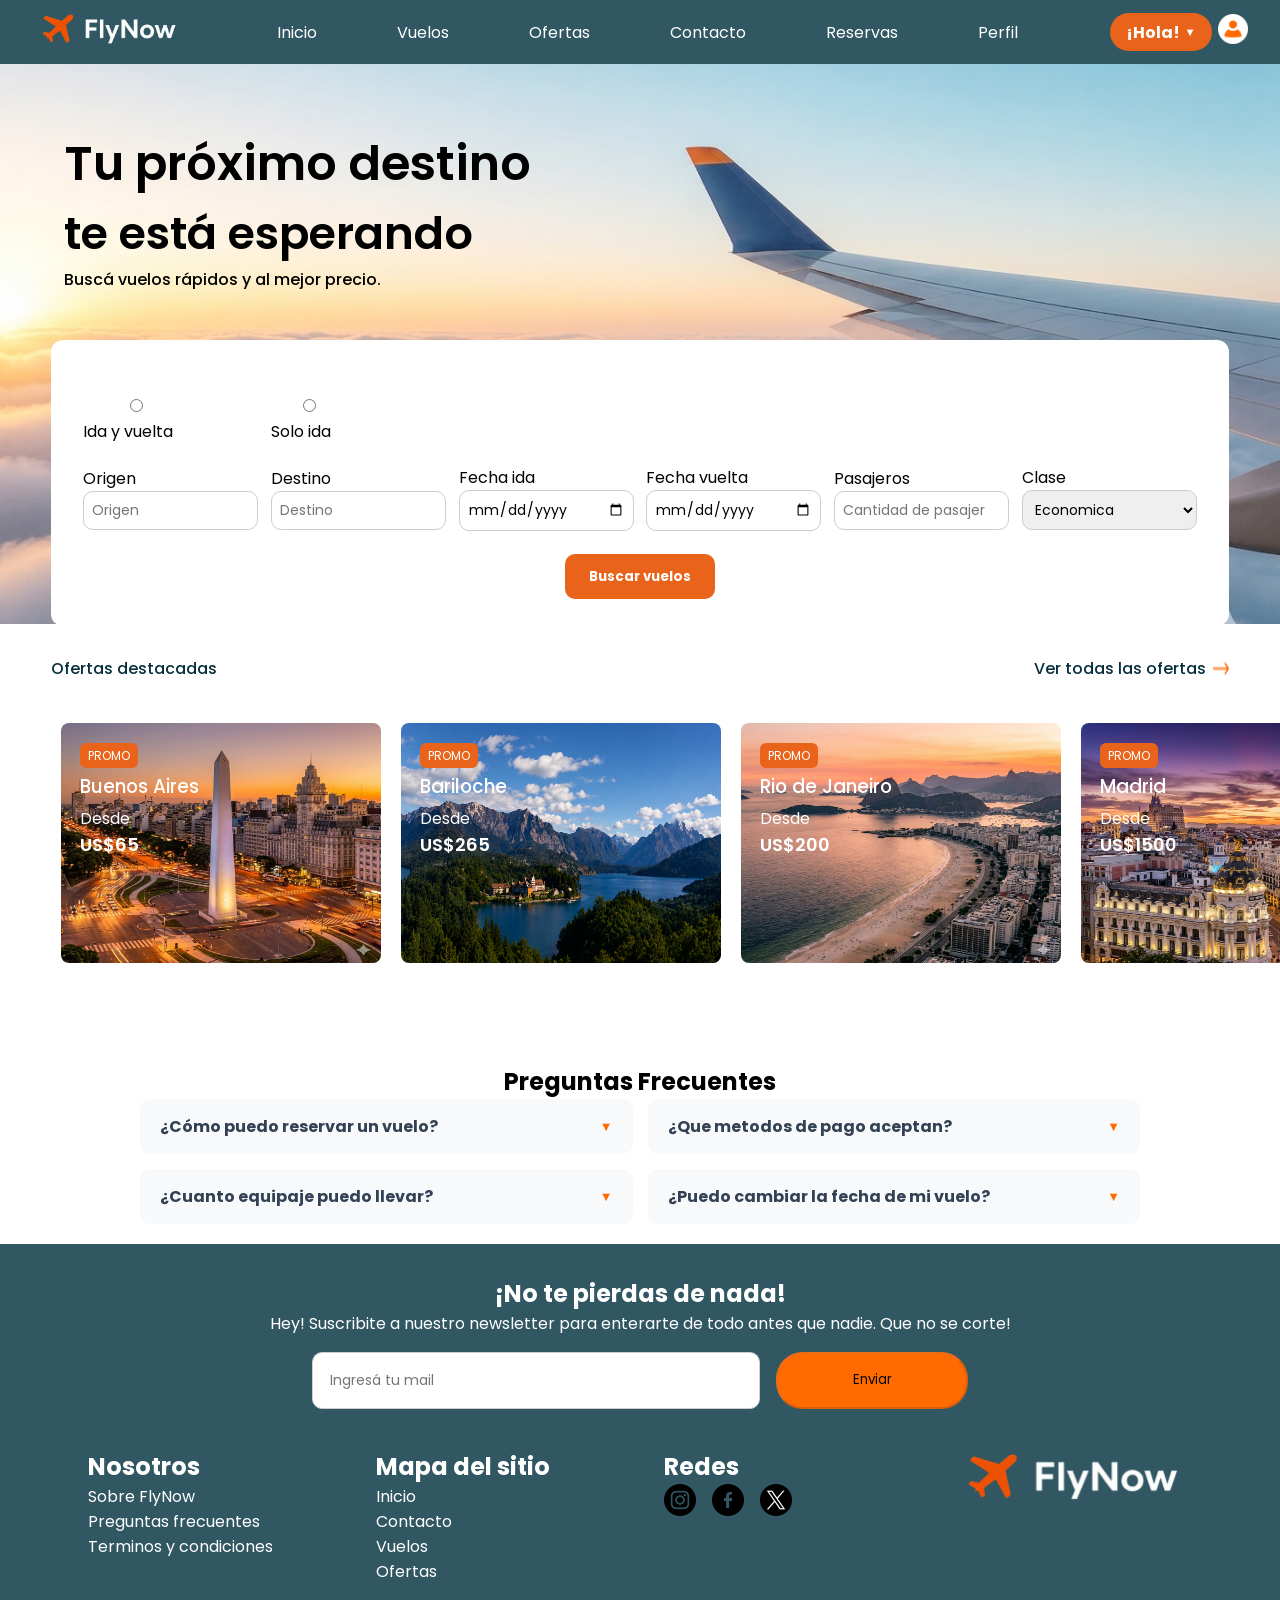
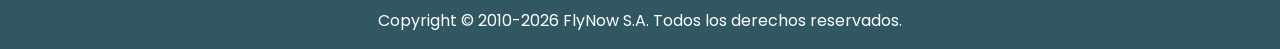
<file: index.html>
<!DOCTYPE html>
<html lang="es">

<head>
    <meta charset="UTF-8">
    <meta name="viewport" content="width=device-width, initial-scale=1.0">
    <link rel="stylesheet" href="styles/header.css">
    <link rel="stylesheet" href="styles/footer.css">
    <link rel="stylesheet" href="styles\styles.css">
    <link href="https://fonts.googleapis.com/css2?family=Poppins:wght@300;400;500;600;700&display=swap"
        rel="stylesheet">
        
    <title>FlyNow!</title>
</head>
<body>
<mi-header></mi-header>
<main>
    <section class="main-texto">
        <p class="parrafo-1">Tu próximo destino</p>
        <p class="parrafo-2">te está esperando</p>
        <p class="parrafo-3">Buscá vuelos rápidos y al mejor precio.</p>
    </section>

    <section class="busqueda">
        <p id="mensajeDeError"></p>
        <form  id="form-busqueda" >

        <div class="opcion-1">
      <label><input type="radio" name="tipo"> Ida y vuelta</label>
      </div>
      <div class="opcion-2">
      <label><input type="radio" name="tipo"> Solo ida</label>
      </div>

        <div class="opcion-3">
            <label for="origen">Origen</label>
      <input type="text" placeholder="Origen" name="origen" id="origen">
       </div>

       <div class="opcion-4">
       <label for="destino">Destino</label>
        <input type="text" placeholder="Destino" name="destino" id="destino">
        </div>
        
        <div class="opcion-5">
            <label for="fecha-ida">Fecha ida</label>
      <input type="date" name= "fecha-ida" id="fecha-ida" max="2027-12-31">

        </div>

        <div class="opcion-6">
            <label for="fecha-vuelta">Fecha vuelta</label>
      <input type="date" name="fecha-vuelta" id="fecha-vuelta" max="2027-12-31"> 
        </div>

         <div class="opcion-7">
            <label for="pasajeros">Pasajeros</label>
      <input type="number" name="pasajeros" id="pasajeros" placeholder="Cantidad de pasajeros" min="1">
        </div>
        <div class="opcion-8">
            <label for="clase">Clase</label>
      <select name="clase" id="clase">
    <option value="Economica">Economica</option>
    <option value="Premium economy">Premium economy</option>
    <option value="Primera clase">Primera clase</option>
    <option value="Premium business">Premium business</option>
      </select>
        </div>


       <div class="boton">
    <button type="submit" class="btn-buscar"> Buscar vuelos</button>
    </div>
    </form>

    </section>
</main>

<section class="ofertas">
    <div class="ofertas-texto">
         <span class="parte-izquierda">Ofertas destacadas</span>
         <div class="parte-derecha">
             <a href="pages\ofertas.html">Ver todas las ofertas</a>
             <img src="images\icono-flecha.png" alt="logo-flecha">
         </div>
    </div>

    <div  class="contenedor-ofertas">
        <div class="tarjeta">
            <a href="./pages/ofertas.html"><img src="images\buenosaires.png" alt="foto-buenos-aires"></a>
            <div class="info">
               <span class="promo">PROMO</span>
               <h3>Buenos Aires</h3>
               <p>Desde</p>
               <span class="precio">US$65</span>
            </div>

        </div>
        <div class="tarjeta">
            <a href="./pages/ofertas.html"><img src="images\bariloche.png" alt="foto-bariloche"></a>
             <div class="info">
               <span class="promo">PROMO</span>
               <h3>Bariloche</h3>
               <p>Desde</p>
               <span class="precio">US$265</span>
            </div>
        </div>

        <div class="tarjeta">
            <a href="./pages/ofertas.html"><img src="images\rio.png" alt="foto-rio-de-janeiro"></a>
             <div class="info">
               <span class="promo">PROMO</span>
               <h3>Rio de Janeiro</h3>
               <p>Desde</p>
               <span class="precio">US$200</span>
            </div>
        </div>

        <div class="tarjeta">
            <a href="./pages/ofertas.html"><img src="images\madrid.png" alt="foto-madrid"></a>
             <div class="info">
               <span class="promo">PROMO</span>
               <h3>Madrid</h3>
               <p>Desde</p>
               <span class="precio">US$1500</span>
            </div>
        </div>



    </div>





</section>
 

     <section class="faq-section" id="faq-section">
        <h2>Preguntas Frecuentes</h2>

        <div class="faq-container">
            <!-- Pregunta 1 -->
            <details class="faq-item">
                <summary>¿Cómo puedo reservar un vuelo? <span class="arrow"></span></summary>
                <p>Podés buscar tu destino, elegir la fecha y seleccionar el vuelo que más te convenga. Luego completás los datos de los pasajeros y realizás el pago.. </p>
            </details>

            <!-- Pregunta 2 -->
            <details class="faq-item">
                <summary>¿Que metodos de pago aceptan? <span class="arrow"></span></summary>
                <p>Aceptamos tarjetas de crédito, débito y transferencias bancarias.</p>
            </details>

            <details class="faq-item">
                <summary>¿Cuanto equipaje puedo llevar? <span class="arrow"></span></summary>
                <p>El equipaje incluido varía según la aerolínea y la tarifa seleccionada. Esa información aparece antes de finalizar la compra. </p>
            </details>

            <details class="faq-item">
                <summary>¿Puedo cambiar la fecha de mi vuelo? <span class="arrow"></span></summary>
                <p>Sí, dependiendo de las condiciones de la tarifa elegida. Algunos cambios pueden tener costo adicional.</p>
            </details>

            
        </div>
    </section>

    <mi-footer></mi-footer>

    <script type="module" src="js/index.js"></script>
    <script src="/js/componentes.js"></script>

</body>

</html>
</file>
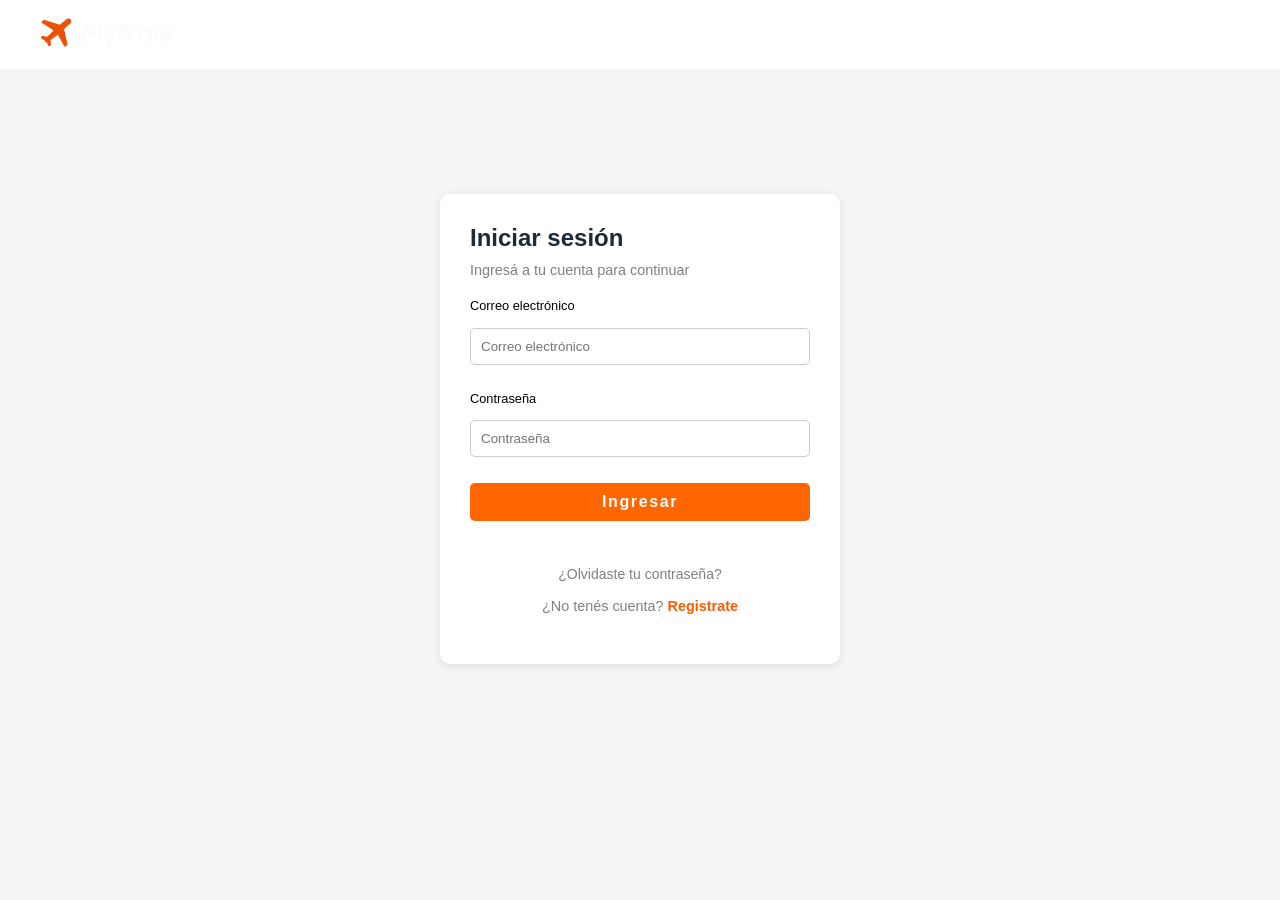
<file: pages/Checkout.html>
<!DOCTYPE html>
<html lang="es">

<head>
    <meta charset="UTF-8">
    <meta name="viewport" content="width=device-width, initial-scale=1.0">
     <link rel="stylesheet" href="../styles/header.css">
    <link rel="stylesheet" href="../styles/footer.css">
    <link rel="stylesheet" href="../styles/checkout_estilo.css">
    <link href="https://fonts.googleapis.com/css2?family=Poppins:wght@300;400;500;600;700&display=swap"
        rel="stylesheet">

    <link rel="stylesheet" href="../styles/footer.css">
    <title>Checkout</title>
  
    
</head>

<body>
    
    <mi-header></mi-header>

    <main class="contenedor-pago">
        <div class="encabezado">
            <h1>Checkout</h1>
            <p>Completa tus datos y elige tu método de pago para finalizar tu compra.</p>
        </div>

        <form id="checkout-form">
            <div class="rejilla-superior">

                <section class="tarjeta">
                    <div class="pasajero">
                        <img src="../images/usuario.png" alt="usuario">
                        <h3>Datos del pasajero</h3>
                    </div>
                    <div class="campo">
                        <label for="full_name">Nombre completo</label>
                        <input type="text" id="full_name" name="nombre_completo" placeholder="Juan Pérez">
                        <span class="error-mensaje" id="error_full_name"></span>
                    </div>
                    <div class="campo">
                        <label for="document_number">Documento de identidad</label>
                        <div class="grupo-mixto">
                            <input type="text" id="document_number" name="nro_documento" placeholder="12345678">
                        </div>
                        <span class="error-mensaje" id="error_document_number"></span>
                    </div>
                    <div class="campo">
                        <label for="passenger_email">Correo electrónico</label>
                        <input type="email" id="passenger_email" name="email_pasajero" placeholder="juanperez@gmail.com">
                        <span class="error-mensaje" id="error_passenger_email"></span>
                    </div>
                    <div class="campo">
                        <label for="phone">Teléfono</label>
                        <input type="tel" id="phone" name="telefono" placeholder="+54 11 2345 6789">
                        <span class="error-mensaje" id="error_phone"></span>
                    </div>
                </section>

                <section class="tarjeta">
                    <h3>Método de pago</h3>

                    <div class="metodo-item">
                        <input type="radio" name="metodo_pago" id="car_payment" value="tarjeta" checked>
                        <label for="car_payment" class="metodo-header">
                            <span class="radio-custom"></span>
                            <img class="icon-pago" src="../images/Tarjeta.svg" alt="Tarjeta">
                            <span class="texto-metodo">Tarjeta de Crédito</span>
                        </label>

                        <div class="datos tarjeta">
                            <p>Paga de forma segura con tu tarjeta.</p><br>
                            <label for="card_number">Número de tarjeta</label>
                            <input type="text" id="card_number" placeholder="1234 5678 9012 3456">

                            <div class="row" style="margin-top: 10px;">
                                <div>
                                    <label for="expiration">Vencimiento</label>
                                    <input type="text" id="expiration" placeholder="MM/AA">
                                </div>
                                <div>
                                    <label for="cvv">CVV</label>
                                    <input type="text" id="cvv" placeholder="123">
                                </div>
                            </div>
                        </div>
                    </div>

                    <div class="metodo-item">
                        <input type="radio" name="metodo_pago" id="paypal_payment" value="paypal">
                        <label for="paypal_payment" class="metodo-header">
                            <span class="radio-custom"></span>
                            <img class="icon-pago" src="../images/paypal.svg" alt="PayPal">
                            <span class="texto-metodo">PayPal</span>
                        </label>
                        <div class="datos paypal">
                            <p>Serás redirigido a PayPal para finalizar.</p><br>
                            <input type="email" placeholder="tuemail@paypal.com">
                        </div>
                    </div>

                    <div class="metodo-item">
                        <input type="radio" name="metodo_pago" id="payment_transfer" value="transferencia">
                        <label for="payment_transfer" class="metodo-header">
                            <span class="radio-custom"></span>
                            <img class="icon-pago" src="../images/Banco.svg" alt="Banco">
                            <span class="texto-metodo">Transferencia bancaria</span>
                        </label>
                        <div class="datos transferencia">
                            <div class="info-bancaria">
                                <div class="dato-fila"><span class="etiqueta">Banco:</span><span class="valor">Banco
                                        Nación</span></div>
                                <div class="dato-fila"><span class="etiqueta">CBU:</span><span
                                        class="valor">01101234560123456789012</span></div>
                                <div class="dato-fila"><span class="etiqueta">Alias:</span><span
                                        class="valor">FLYNOW.PAGOS</span></div>
                            </div>
                        </div>
                    </div>
                </section>

                <section class="tarjeta" id="resumen-vuelo-card">
                    <div class="pasajero">
                        <img src="../images/ticket-color.svg" alt="">
                        <h3>Resumen de vuelo</h3>
                    </div>

                    <div id="resumen-itinerario">
                        <!-- Renderizado dinámicamente por JS (checkout.js) -->
                    </div>

                    <div class="separador-puntos"></div>

                    <div id="resumen-precios">
                        <!-- Renderizado dinámicamente por JS (checkout.js) -->
                    </div>

                    <div class="separador-puntos"></div>

                    <div class="total-pago">
                        Total <span class="monto" id="monto-resumen">US$ 1.839</span>
                    </div>

                    <div class="separador-puntos"></div>

                    <div class="campo-cupon">
                        <label for="discount_coupon" style="display: none;">Cupón</label>
                        <input class="cupon" type="text" id="discount_coupon" name="cupon_descuento"
                            placeholder="Ingrese tu cupón de descuento">
                        <button type="button" class="boton-cupon" id="btn-aplicar-cupon">Aplicar</button>
                    </div>

                    <span class="error-mensaje" id="error_cupon"></span>

                </section>

                <section class="resumen">
                    <div class="total-pago">
                        Total a pagar <span class="monto" id="monto-total-pagar">US$ 1.839</span>
                    </div>
                    <button type="button" class="boton-accion" id="btn-pagar">
                        Pagar
                    </button>
                </section>
            </div>
        </form>
    </main>

    <mi-footer></mi-footer>

    <script src="../js/componentes.js"></script>
<script src="../js/checkout.js"></script>
</body>

</html>
</file>
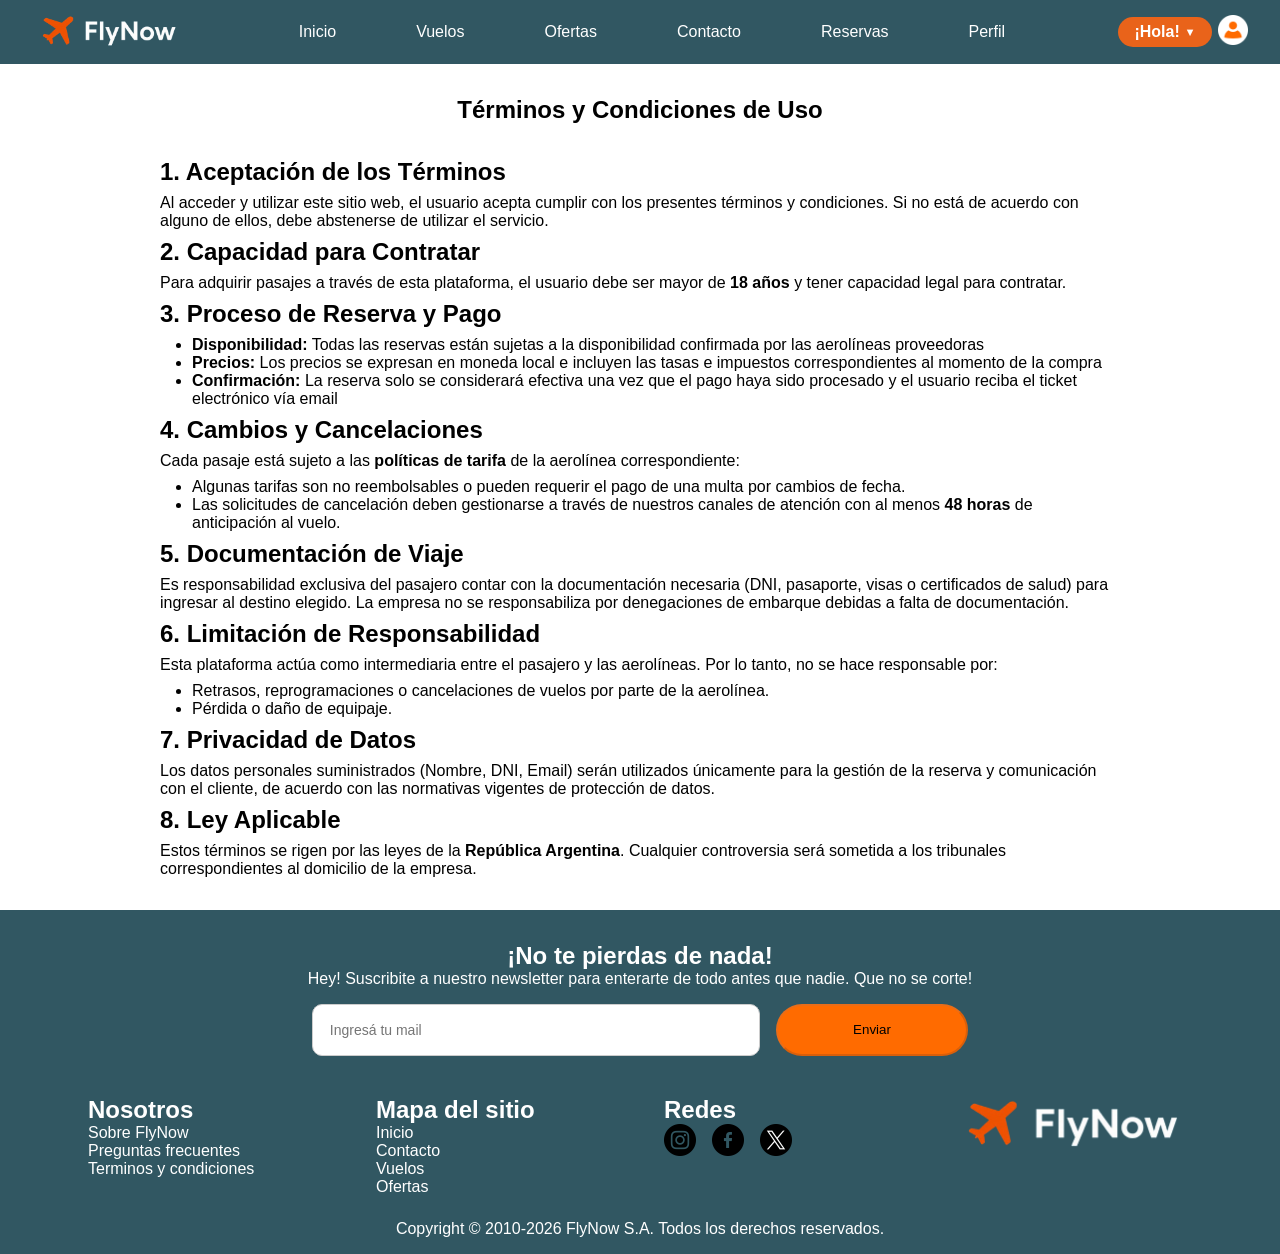
<file: pages/condiciones.html>
<!DOCTYPE html>
<html lang="en">

<head>
    <meta charset="UTF-8">
    <meta name="viewport" content="width=device-width, initial-scale=1.0">
    <link rel="stylesheet" href="../styles/header.css">
    <link rel="stylesheet" href="../styles/footer.css">
    <link rel="stylesheet" href="../styles/styles.css">
    <title>Contacto</title>
</head>

<body>

    <mi-header></mi-header>


    <section class="condiciones">
        <div class="textoCondiciones">
            <h1 class="condcionesH1">Términos y Condiciones de Uso </h1>
            <br>
            <h2>1. Aceptación de los Términos</h2>
            <p>Al acceder y utilizar este sitio web, el usuario acepta cumplir con los presentes términos y condiciones. Si
                no está de acuerdo con alguno de ellos, debe abstenerse de utilizar el servicio.</p>

            <h2>2. Capacidad para Contratar</h2>
            <p>Para adquirir pasajes a través de esta plataforma, el usuario debe ser mayor de <strong>18 años</strong> y tener capacidad
                legal para contratar.</p>

            <h2>3. Proceso de Reserva y Pago</h2>
            <ul>
                <li><strong>Disponibilidad:</strong> Todas las reservas están sujetas a la disponibilidad confirmada por las aerolíneas proveedoras</li>
                <li><strong>Precios:</strong> Los precios se expresan en moneda local e incluyen las tasas e impuestos correspondientes al momento de la compra</li>
                <li><strong>Confirmación:</strong>  La reserva solo se considerará efectiva una vez que el pago haya sido procesado y el usuario reciba el ticket electrónico vía email</li>
            </ul>

            <h2>4. Cambios y Cancelaciones</h2>
            <p>Cada pasaje está sujeto a las <strong>políticas de tarifa</strong> de la aerolínea correspondiente:</p>
            <ul>
                <li>Algunas tarifas son no reembolsables o pueden requerir el pago de una multa por cambios de fecha.</li>
                <li>Las solicitudes de cancelación deben gestionarse a través de nuestros canales de atención con al menos <strong>48 horas</strong> de anticipación al vuelo.</li>
            </ul>
            
            <h2>5. Documentación de Viaje</h2>
            <p>Es responsabilidad exclusiva del pasajero contar con la documentación necesaria (DNI, pasaporte, visas o
                certificados de salud) para ingresar al destino elegido. La empresa no se responsabiliza por denegaciones de
                embarque debidas a falta de documentación.</p>

            <h2>6. Limitación de Responsabilidad</h2>
            <p>Esta plataforma actúa como intermediaria entre el pasajero y las aerolíneas. Por lo tanto, no se hace
                responsable por:</p>
            <ul>
                <li>Retrasos, reprogramaciones o cancelaciones de vuelos por parte de la aerolínea.</li>
                <li>Pérdida o daño de equipaje.</li>
            </ul>


            <h2>7. Privacidad de Datos</h2>
            <p>Los datos personales suministrados (Nombre, DNI, Email) serán utilizados únicamente para la gestión de la
                reserva y comunicación con el cliente, de acuerdo con las normativas vigentes de protección de datos.</p>

            <h2>8. Ley Aplicable</h2>
            <p>Estos términos se rigen por las leyes de la <strong>República Argentina</strong>. Cualquier controversia será sometida a los
                tribunales correspondientes al domicilio de la empresa.</p>
         </div>
    </section>

    <mi-footer></mi-footer>

    <script src="/js/componentes.js"></script>

</body>

</html>
</file>
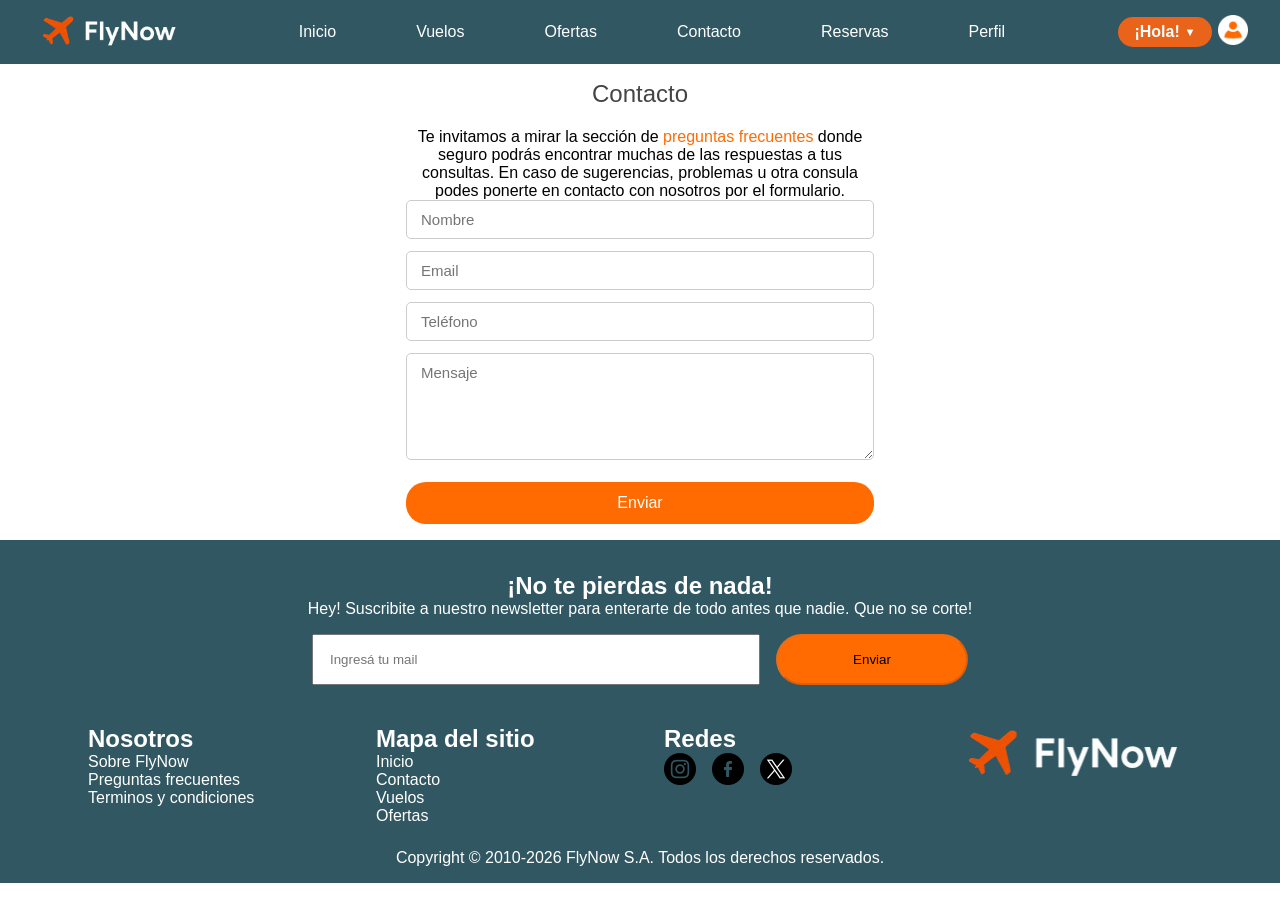
<file: pages/contacto.html>
<!DOCTYPE html>
<html lang="en">

<head>
    <meta charset="UTF-8">
    <meta name="viewport" content="width=device-width, initial-scale=1.0">
    <link rel="stylesheet" href="../styles/header.css">
    <link rel="stylesheet" href="../styles/footer.css">
    <link rel="stylesheet" href="../styles/contacto.css">
    <title>Contacto</title>
</head>

<body>

    
<mi-header></mi-header>

    <section class="contacto-section">
        <h2>Contacto</h2>
        <div>
            <p>
                Te invitamos a mirar la sección de <a class="redireccion" href="../index.html">preguntas frecuentes</a>
                donde seguro podrás encontrar muchas de las respuestas a tus consultas. En caso de sugerencias,
                problemas u otra consula podes ponerte en contacto con nosotros por el formulario.
            </p>
        </div>

        <!-- novalidate para que el navegador no use sus validaciones por defecto -->
        <form class="contacto-form" id="form-contacto" novalidate>
            <div class="grupo-input">
                <input type="text" id="nombre" placeholder="Nombre">
            </div>

            <div class="grupo-input">
                <input type="email" id="email" placeholder="Email">
            </div>

            <div class="grupo-input">
                <input type="tel" id="telefono" placeholder="Teléfono">
            </div>

            <div class="grupo-input">
                <textarea id="mensaje" placeholder="Mensaje" rows="5"></textarea>
            </div>

            <button type="submit" class="btn-enviar">Enviar</button>
        </form>
    </section>

<mi-footer></mi-footer>

    <script src="../js/contacto.js"></script>
    <script src="/js/componentes.js"></script>
</body>

</html>
</file>
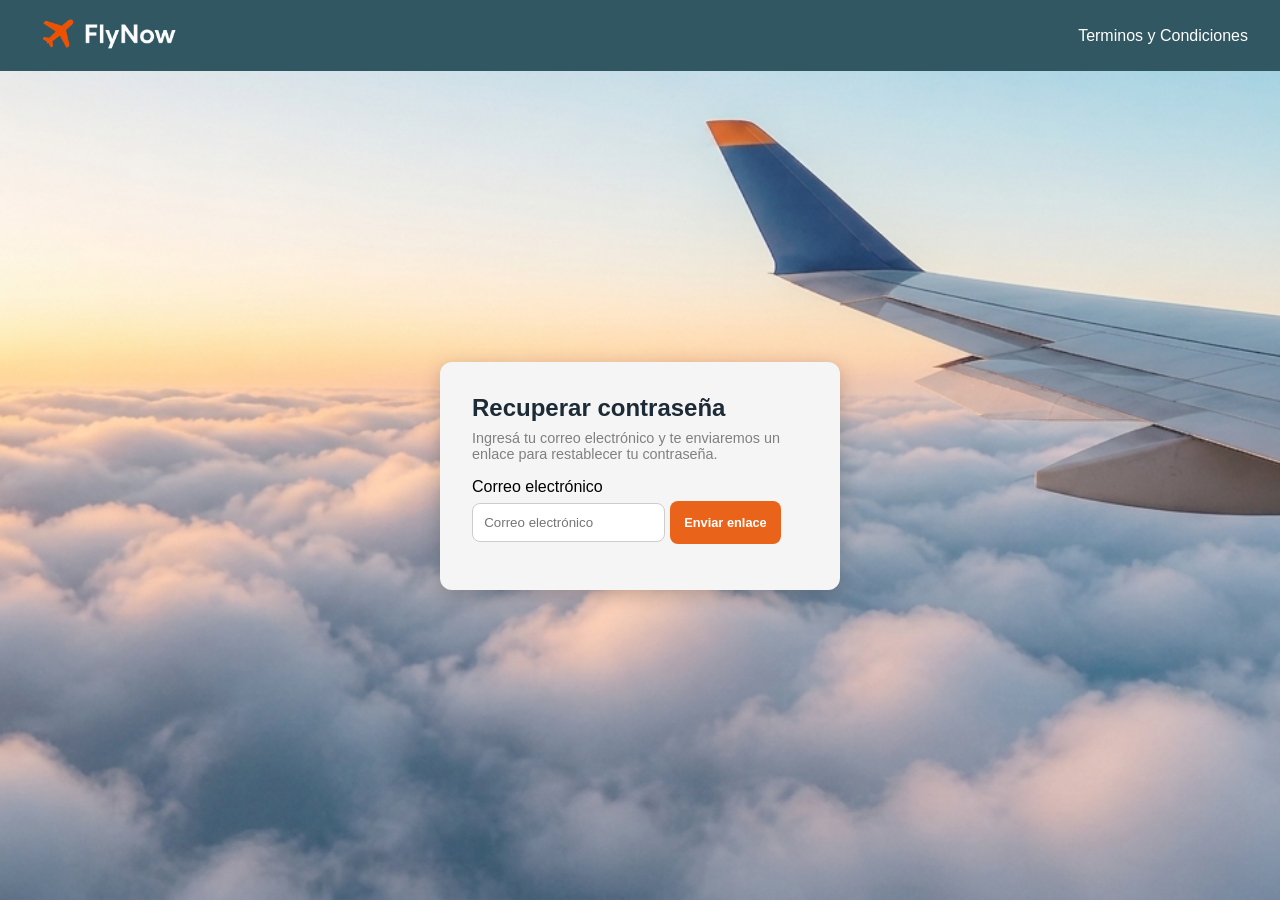
<file: pages/contrasenia.html>
<!DOCTYPE html>
<html lang="es">
<head>
    <meta charset="UTF-8">
    <title>Recuperar contraseña</title>
    <link rel="stylesheet" href="../styles/contrasenia.css">
</head>
<body>

    <header class="encabezado"> 
       <section class="menu-izquierda">
          <a href="../index.html"><img class="logo"  src="../images/logo.png" alt="logo" height="35"></a>
        </section>
        <nav>
            <a href="condiciones.html">Terminos y Condiciones</a>
        </nav>
    </header>


    <main class="contenedor">

        <section class="form_recuperar">

            <h2>Recuperar contraseña</h2>

            <p >
                Ingresá tu correo electrónico y te enviaremos un enlace para restablecer tu contraseña.
            </p>

            <form action="InicioSesion.html">
                <label for="correo">Correo electrónico</label>
                <input type="email" id="correo" placeholder="Correo electrónico" required>

                <button class="boton">Enviar enlace </button>
            </form>

        </section>

    </main>

</body>
</html>
</file>
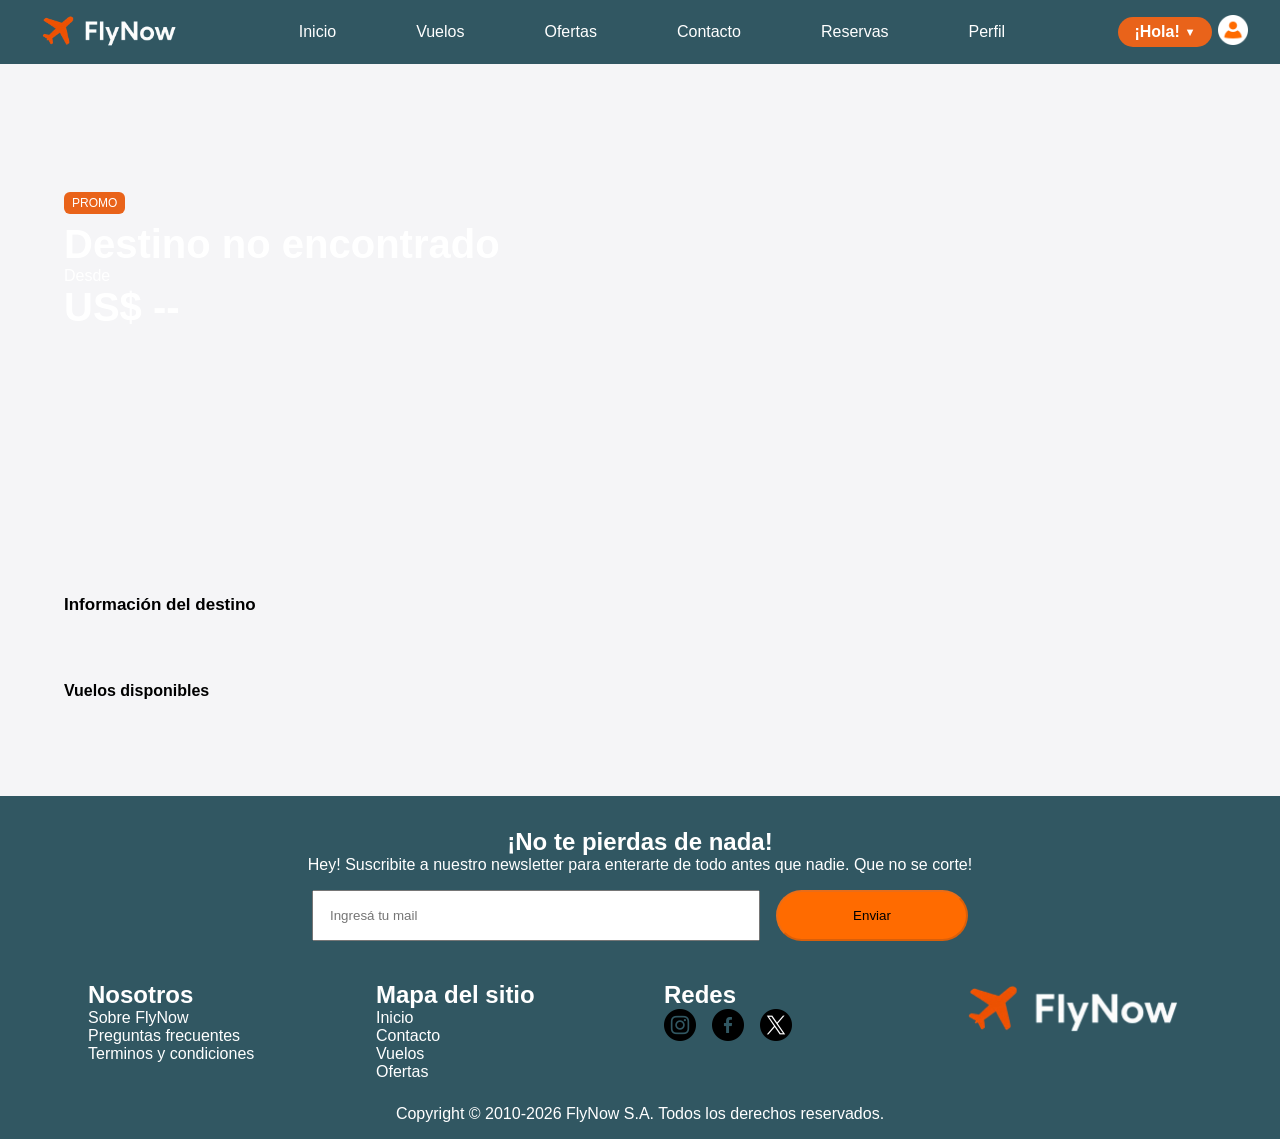
<file: pages/detalleDestino.html>
<!DOCTYPE html>
<html lang="en">
<head>
    <meta charset="UTF-8">
    <meta name="viewport" content="width=device-width, initial-scale=1.0">
       <link rel="stylesheet" href="../styles/header.css">
    <link rel="stylesheet" href="../styles/footer.css">
    <link rel="stylesheet" href="../styles/detalleDestino.css">
    <title>Ofertas</title>
</head>
<body>
    
<mi-header></mi-header>
 
    
    <main>
    <div class="contenedor-destino">
        <section class="detalle-oferta" id="detalle-seccion">
            <div class="oferta-texto">
                <span class="promo">PROMO</span>
                <h1 id="nombre-destino"></h1>
                <p>Desde</p>
                <h1 id="precio-destino">US$ --</h1>
            </div>
        </section>

        <section class="informacion-oferta">
            <h4>Información del destino</h4>
            <p id="info-destino"></p>
        </section>
    </div>

    <section class="vuelos-disponibles">
    <h4>Vuelos disponibles</h4>

    <div id="contenedor-vuelos"></div>

</section>
       
    </main>

    
    <mi-footer></mi-footer>
    
<script type="module" src="../js/detalleDestino.js"></script>
<script src="/js/componentes.js"></script>


</body>
</html>
</file>
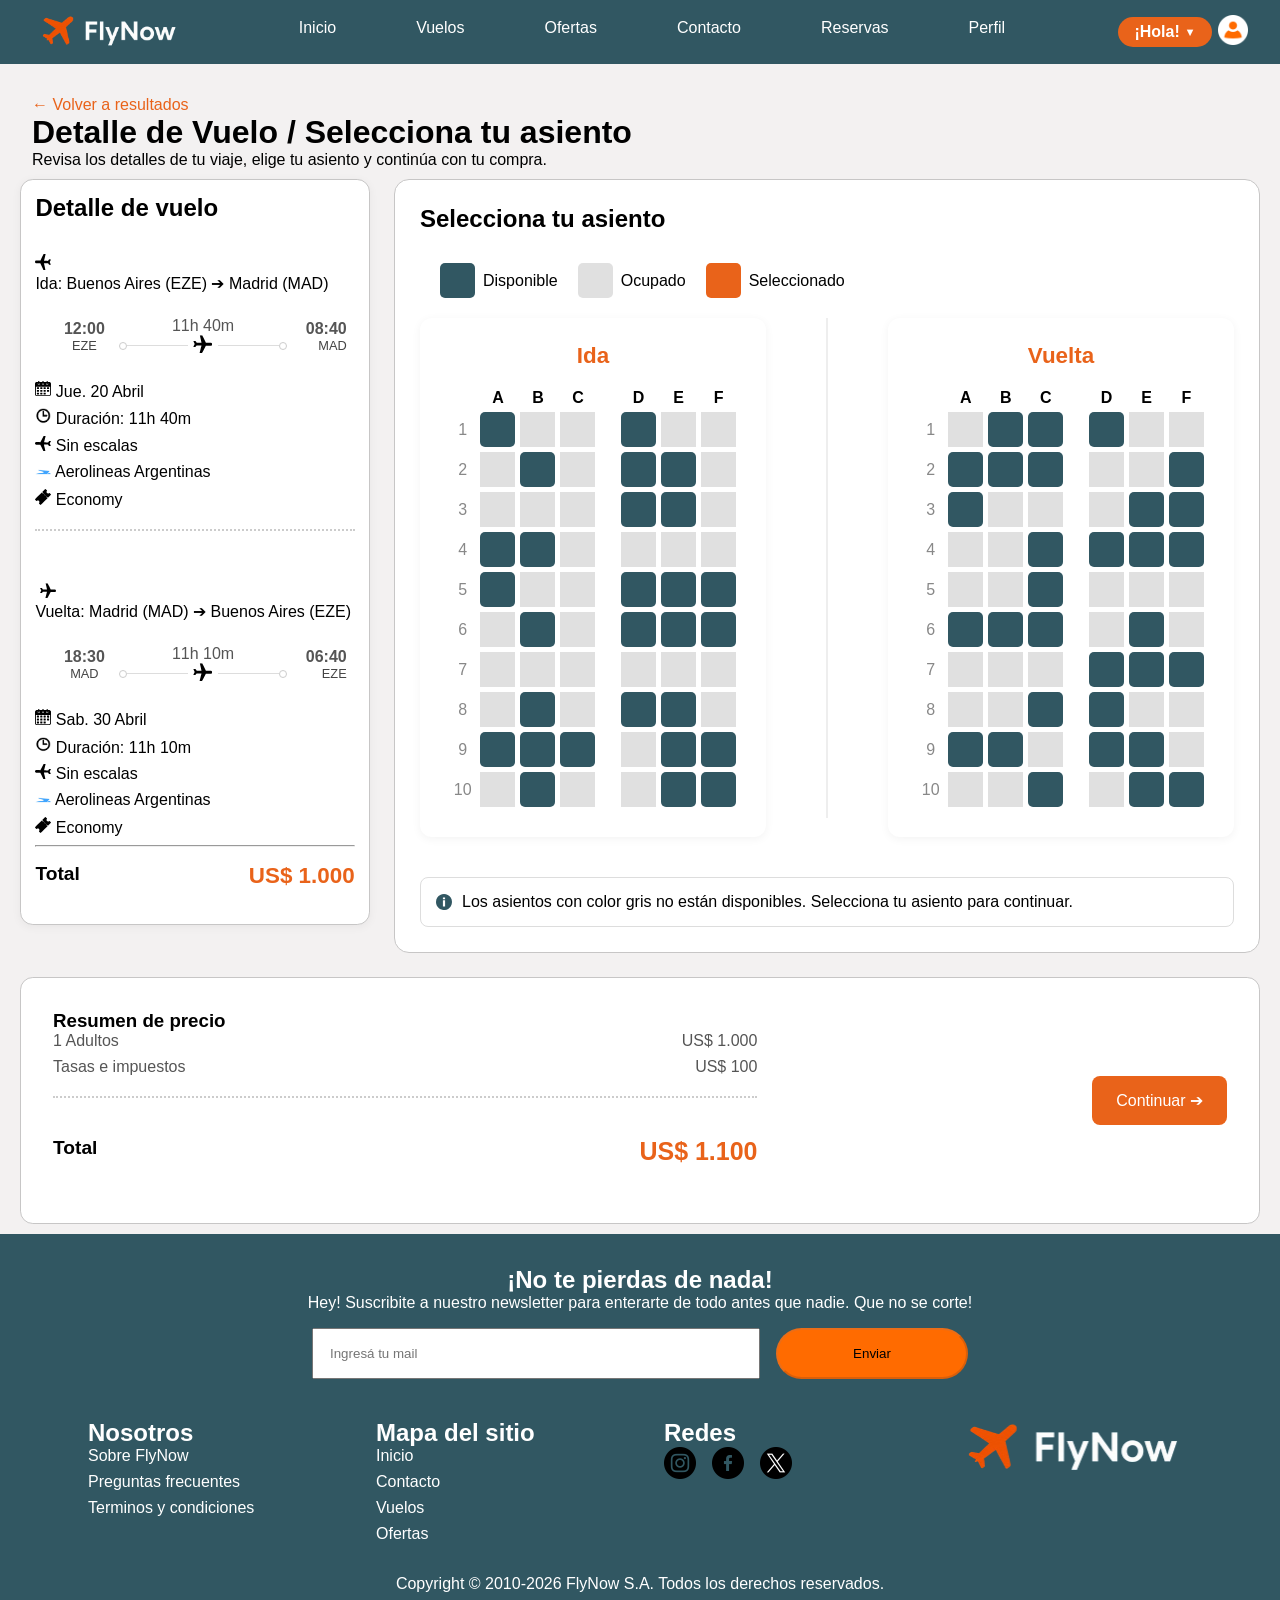
<file: pages/DetalleDeVuelo.html>
<!DOCTYPE html>
<html lang="es">
<head>
    <meta charset="UTF-8">
    <meta name="viewport" content="width=device-width, initial-scale=1.0">
   <link rel="stylesheet" href="../styles/header.css">
    <link rel="stylesheet" href="../styles/footer.css">
    <link rel="stylesheet" href="../styles/detalle_estilo.css">
    <title>Detalle de Vuelo</title>
</head>
<body>

    <mi-header></mi-header>

        <main>
         <div class="titulo">
                <a href="resultados.html" class="volver"> ← Volver a resultados</a>
                <h1>Detalle de Vuelo / Selecciona tu asiento</h1> 
                <p>Revisa los detalles de tu viaje, elige tu asiento y continúa con tu compra.</p>  
             </div>
        <div class="contenedor-principal"> 
           
            <aside class="detalle"> 
              <h1>Detalle de vuelo</h1>
                <section class="tramo-vuelo">
                    <div class="destino">
                        <img class="chico" src="../images/avion.svg" class="icono-destino">
                        <p class="info">Ida: Buenos Aires (EZE) ➔ Madrid (MAD)</p>
                    </div>
                
                    <div class="grafico-vuelo">

                        <div class="punto-partida">
                             <span class="hora"><strong>12:00</strong></span>
                             <span class="ciudad">EZE</span>
                        </div>
                    
                        <div class="bloque-grafico">
                             <span class="duracion-mini">11h 40m</span>

                            <div class="linea">
                                <span class="circulo"></span>
                                <div class="linea-horizontal"></div>
                                <span class="avion-mini"><img class="chico" src="../images/avion.svg" alt="Avión"></span>
                                <div class="linea-horizontal"></div>
                                <span class="circulo"></span>
                            </div>  
                        </div>

                        <div class="punto-llegada">
                             <span class="hora"><strong>08:40</strong></span>
                             <span class="ciudad">MAD</span>
                        </div>

                    </div>
                    
                <ul>
                    <li><img class="chico icono-vuelo" src="../images/calendario.svg" >   Jue. 20 Abril</li>
                    <li><img class="chico icono-vuelo" src="../images/tiempo.svg" >  Duración: 11h 40m</li>
                    <li><img class="chico icono-vuelo" src="../images/avion.svg" >  Sin escalas</li>
                    <li><img class="chico icono-vuelo"  src="../images/AeroArgentinas.jpg" > Aerolineas Argentinas</li>
                    <li><img class="chico icono-vuelo" src="../images/ticket.svg" >  Economy</li>
                </ul>
                
                <div class="separador-puntos"></div>

                <section class="tramo-vuelo">
                    <div class="destino">
                        <img class="chico icono-destino-vuelta" src="../images/avion.svg" >
                        <p class="info">Vuelta: Madrid (MAD) ➔ Buenos Aires (EZE) </p>
                    </div>
                
                    <div class="grafico-vuelo">

                        <div class="punto-partida">
                             <span class="hora"><strong>18:30</strong></span>
                             <span class="ciudad">MAD</span>
                        </div>
                    
                        <div class="bloque-grafico">
                             <span class="duracion-mini">11h 10m</span>

                            <div class="linea">
                                <span class="circulo"></span>
                                <div class="linea-horizontal"></div>
                                <span class="avion-mini"><img class="chico"  src="../images/avion.svg" alt="Avión"></span>
                                <div class="linea-horizontal"></div>
                                <span class="circulo"></span>
                            </div>  
                        </div>

                        <div class="punto-llegada">
                             <span class="hora"><strong>06:40</strong></span>
                             <span class="ciudad">EZE</span>
                        </div>

                    </div>
                    
                <ul>
                    <li><img class="chico icono-vuelo" src="../images/calendario.svg" >   Sab. 30 Abril</li>
                    <li><img class="chico icono-vuelo" src="../images/tiempo.svg" >  Duración: 11h 10m</li>
                    <li><img class="chico icono-vuelo" src="../images/avion.svg" >  Sin escalas</li>
                    <li><img class="chico icono-vuelo" src="../images/AeroArgentinas.jpg" > Aerolineas Argentinas</li>
                    <li><img class="chico icono-vuelo" src="../images/ticket.svg" >  Economy</li>
                </ul>
                <hr>
                <div class="precio">
                    <div class="total">Total</div>
                    <div class="monto">US$ 1.000</div>
                </div>
            </aside>

        <section class="asientos">
            <div class="texto-asiento">
              <h1>Selecciona tu asiento</h1>
                <div class="cuadrado-asiento">
                <div class="cuadrado">
                    <span class="cuadrito disponible"></span>
                    <p>Disponible</p>
                </div>
                <div class="cuadrado">
                    <span class="cuadrito ocupado"></span>
                    <p>Ocupado</p>
                </div>
                <div class="cuadrado">
                    <span class="cuadrito seleccionado"></span>
                    <p>Seleccionado</p>
                </div>
                </div>
            </div>
            
                
                <div class="mapas-flex">
                <div class="vuelo-columna">
                <h3 class="vuelo-titulo">Ida</h3>
                 <table class="mapa-asientos">
                <thead>
                    <tr>
                    <th></th> 
                    <th>A</th>
                    <th>B</th>
                    <th>C</th>
                    <th class="pasillo"></th> 
                    <th>D</th>
                    <th>E</th>
                    <th>F</th>
                    </tr>
                </thead>
                <tbody>
                    <tr>
                    <td class="num-fila">1</td>
                    <td>
                    <input type="radio" name="asiento-ida" id="outbound-1A" class="check-asiento">
                    <label for="outbound-1A" class="disponible"></label>
                    </td>
                    <td class="ocupado"></td>
                    <td class="ocupado"></td>
                    <td class="pasillo"></td>
                    <td>
                    <input type="radio" name="asiento-ida" id="outbound-1D" class="check-asiento">
                    <label for="outbound-1D" class="disponible"></label>
                    </td>
                    <td class="ocupado"></td>
                    <td class="ocupado"></td>
                    </tr>
                    <tr>
                    <td class="num-fila">2</td>
                    <td class="ocupado"></td>
                    <td>
                    <input type="radio" name="asiento-ida" id="outbound-2B" class="check-asiento">
                    <label for="outbound-2B" class="disponible"></label>
                    </td>
                    <td class="ocupado"></td>
                    <td class="pasillo"></td>
                    <td>
                    <input type="radio" name="asiento-ida" id="outbound-2D" class="check-asiento">
                    <label for="outbound-2D" class="disponible"></label>
                    </td>
                    <td>
                    <input type="radio" name="asiento-ida" id="outbound-2E" class="check-asiento">
                    <label for="outbound-2E" class="disponible"></label>
                    </td>
                    <td class="ocupado"></td>
                    </tr>
                    <tr>
                    <td class="num-fila">3</td>
                    <td class="ocupado"></td>
                    <td class="ocupado"></td>
                    <td class="ocupado"></td>
                    <td class="pasillo"></td>
                    <td>
                    <input type="radio" name="asiento-ida" id="outbound-3D" class="check-asiento">
                    <label for="outbound-3D" class="disponible"></label>
                    </td>
                    <td>
                    <input type="radio" name="asiento-ida" id="outbound-3E" class="check-asiento">
                    <label for="outbound-3E" class="disponible"></label>
                    </td>
                    <td class="ocupado"></td>
                    </tr>
                    <tr>
                    <td class="num-fila">4</td>
                    <td>
                    <input type="radio" name="asiento-ida" id="outbound-4A" class="check-asiento">
                    <label for="outbound-4A" class="disponible"></label>
                    </td>
                    <td>
                    <input type="radio" name="asiento-ida" id="outbound-4B" class="check-asiento">
                    <label for="outbound-4B" class="disponible"></label>
                    </td>
                    <td class="ocupado"></td>
                    <td class="pasillo"></td>
                    <td class="ocupado"></td>
                    <td class="ocupado"></td>
                    <td class="ocupado"></td>
                    </tr>
                    <tr>
                    <td class="num-fila">5</td>
                    <td>
                    <input type="radio" name="asiento-ida" id="outbound-5A" class="check-asiento">
                    <label for="outbound-5A" class="disponible"></label>
                    </td>
                    <td class="ocupado"></td>
                    <td class="ocupado"></td>
                    <td class="pasillo"></td>
                    <td>
                    <input type="radio" name="asiento-ida" id="outbound-5D" class="check-asiento">
                    <label for="outbound-5D" class="disponible"></label>
                    </td>
                    <td>
                    <input type="radio" name="asiento-ida" id="outbound-5E" class="check-asiento">
                    <label for="outbound-5E" class="disponible"></label>
                    </td>
                    <td>
                    <input type="radio" name="asiento-ida" id="outbound-5F" class="check-asiento">
                    <label for="outbound-5F" class="disponible"></label>
                    </td>
                    </tr>
                    <tr>
                    <td class="num-fila">6</td>
                    <td class="ocupado"></td>
                    <td>
                    <input type="radio" name="asiento-ida" id="outbound-6A" class="check-asiento">
                    <label for="outbound-6A" class="disponible"></label>
                    </td>
                    <td class="ocupado"></td>
                    <td class="pasillo"></td>
                    <td>
                    <input type="radio" name="asiento-ida" id="outbound-6D" class="check-asiento">
                    <label for="outbound-6D" class="disponible"></label>
                    </td>
                    <td>
                    <input type="radio" name="asiento-ida" id="outbound-6E" class="check-asiento">
                    <label for="outbound-6E" class="disponible"></label>
                    </td>
                    <td>
                    <input type="radio" name="asiento-ida" id="outbound-6F" class="check-asiento">
                    <label for="outbound-6F" class="disponible"></label>
                    </td>
                    </tr>
                    <tr>
                    <td class="num-fila">7</td>
                    <td class="ocupado"></td>
                    <td class="ocupado"></td>
                    <td class="ocupado"></td>
                    <td class="pasillo"></td>
                    <td class="ocupado"></td>
                    <td class="ocupado"></td>
                    <td class="ocupado"></td>
                    </tr>
                    <tr>
                    <td class="num-fila">8</td>
                    <td class="ocupado"></td>
                    <td>
                    <input type="radio" name="asiento-ida" id="outbound-8B" class="check-asiento">
                    <label for="outbound-8B" class="disponible"></label>
                    </td>
                    <td class="ocupado"></td>
                    <td class="pasillo"></td>
                    <td>
                    <input type="radio" name="asiento-ida" id="outbound-8D" class="check-asiento">
                    <label for="outbound-8D" class="disponible"></label>
                    </td>
                    <td>
                    <input type="radio" name="asiento-ida" id="outbound-8E" class="check-asiento">
                    <label for="outbound-8E" class="disponible"></label>
                    </td>
                    <td class="ocupado"></td>
                    </tr>
                    <tr>
                    <td class="num-fila">9</td>
                    <td>
                    <input type="radio" name="asiento-ida" id="outbound-9A" class="check-asiento">
                    <label for="outbound-9A" class="disponible"></label>
                    </td>
                    <td>
                    <input type="radio" name="asiento-ida" id="outbound-9B" class="check-asiento">
                    <label for="outbound-9B" class="disponible"></label>
                    </td>
                    <td>
                    <input type="radio" name="asiento-ida" id="outbound-9C" class="check-asiento">
                    <label for="outbound-9C" class="disponible"></label>
                    </td>
                    <td class="pasillo"></td>
                    <td class="ocupado"></td>
                    <td>
                    <input type="radio" name="asiento-ida" id="outbound-9E" class="check-asiento">
                    <label for="outbound-9E" class="disponible"></label>
                    </td>
                    <td>
                    <input type="radio" name="asiento-ida" id="outbound-9F" class="check-asiento">
                    <label for="outbound-9F" class="disponible"></label>
                    </td>
                    </tr><tr>
                    <td class="num-fila">10</td>
                    <td class="ocupado"></td>
                    <td>
                    <input type="radio" name="asiento-ida" id="outbound-10B" class="check-asiento">
                    <label for="outbound-10B" class="disponible"></label>
                    </td>
                    <td class="ocupado"></td>
                    <td class="pasillo"></td>
                    <td class="ocupado"></td>
                    <td>
                    <input type="radio" name="asiento-ida" id="outbound-10E" class="check-asiento">
                    <label for="outbound-10E" class="disponible"></label>
                    </td>
                    <td>
                    <input type="radio" name="asiento-ida" id="outbound-10F" class="check-asiento">
                    <label for="outbound-10F" class="disponible"></label>
                    </td>
                    </tr>
                </tbody>
            </table>
    </div>

    <div class="divisor-vertical"></div>

    <div class="vuelo-columna">
        <h3 class="vuelo-titulo">Vuelta</h3>
        <table class="mapa-asientos">
                    <thead>
                        <tr>
                        <th></th> 
                        <th>A</th>
                        <th>B</th>
                        <th>C</th>
                        <th class="pasillo"></th> 
                        <th>D</th>
                        <th>E</th>
                        <th>F</th>
                        </tr>
                    </thead>
                    <tbody>
                        <tr>
                        <td class="num-fila">1</td>
                        <td class="ocupado"></td>
                        <td>
                        <input type="radio" name="asiento-vuelta" id="lap-1B" class="check-asiento">
                        <label for="lap-1B" class="disponible"></label>
                        </td>
                        <td>
                        <input type="radio" name="asiento-vuelta" id="lap-1C" class="check-asiento">
                        <label for="lap-1C" class="disponible"></label>
                        </td>
                        <td class="pasillo"></td>
                        <td>
                        <input type="radio" name="asiento-vuelta" id="lap-1D" class="check-asiento">
                        <label for="lap-1D" class="disponible"></label>
                        </td>
                        <td class="ocupado"></td>
                        <td class="ocupado"></td>
                        </tr>
                        <tr>
                        <td class="num-fila">2</td>
                        <td>
                        <input type="radio" name="asiento-vuelta" id="lap-2A" class="check-asiento">
                        <label for="lap-2A" class="disponible"></label>
                        </td>
                        <td>
                        <input type="radio" name="asiento-vuelta" id="lap-2B" class="check-asiento">
                        <label for="lap-2B" class="disponible"></label>
                        </td>
                        <td>
                        <input type="radio" name="asiento-vuelta" id="lap-2C" class="check-asiento">
                        <label for="lap-2C" class="disponible"></label>
                        </td>
                        <td class="pasillo"></td>
                        <td class="ocupado"></td>
                        <td class="ocupado"></td>
                        <td>
                        <input type="radio" name="asiento-vuelta" id="lap-2F" class="check-asiento">
                        <label for="lap-2F" class="disponible"></label>
                        </td>
                        </tr>
                        <tr>
                        <td class="num-fila">3</td>
                        <td>
                        <input type="radio" name="asiento-vuelta" id="lap-3A" class="check-asiento">
                        <label for="lap-3A" class="disponible"></label>
                        </td>
                        <td class="ocupado"></td>
                        <td class="ocupado"></td>
                        <td class="pasillo"></td>
                        <td class="ocupado"></td>
                        <td>
                        <input type="radio" name="asiento-vuelta" id="lap-3E" class="check-asiento">
                        <label for="lap-3E" class="disponible"></label>
                        </td>
                        <td>
                        <input type="radio" name="asiento-vuelta" id="lap-3F" class="check-asiento">
                        <label for="lap-3F" class="disponible"></label>
                        </td>
                        </tr>
                        <tr>
                        <td class="num-fila">4</td>
                        <td class="ocupado"></td>
                        <td class="ocupado"></td>
                        <td>
                        <input type="radio" name="asiento-vuelta" id="lap-4C" class="check-asiento">
                        <label for="lap-4C" class="disponible"></label>
                        </td>
                        <td class="pasillo"></td>
                        <td>
                        <input type="radio" name="asiento-vuelta" id="lap-4D" class="check-asiento">
                        <label for="lap-4D" class="disponible"></label>
                        </td>
                        <td>
                        <input type="radio" name="asiento-vuelta" id="lap-4E" class="check-asiento">
                        <label for="lap-4E" class="disponible"></label>
                        </td>
                        <td>
                        <input type="radio" name="asiento-vuelta" id="lap-4F" class="check-asiento">
                        <label for="lap-4F" class="disponible"></label>
                        </td>
                        </tr>
                        <tr>
                        <td class="num-fila">5</td>
                        <td class="ocupado"></td>
                        <td class="ocupado"></td>
                        <td>
                        <input type="radio" name="asiento-vuelta" id="lap-5C" class="check-asiento">
                        <label for="lap-5C" class="disponible"></label>
                        </td>
                        <td class="pasillo"></td>
                        <td class="ocupado"></td>
                        <td class="ocupado"></td>
                        <td class="ocupado"></td>
                        </tr>
                        <tr>
                        <td class="num-fila">6</td>
                        <td>
                        <input type="radio" name="asiento-vuelta" id="lap-6A" class="check-asiento">
                        <label for="lap-6A" class="disponible"></label>
                        </td>
                        <td>
                        <input type="radio" name="asiento-vuelta" id="lap-6B" class="check-asiento">
                        <label for="lap-6B" class="disponible"></label>
                        </td>
                        <td>
                        <input type="radio" name="asiento-vuelta" id="lap-6C" class="check-asiento">
                        <label for="lap-6C" class="disponible"></label>
                        </td>
                        <td class="pasillo"></td>
                        <td class="ocupado"></td>
                        <td>
                        <input type="radio" name="asiento-vuelta" id="lap-6E" class="check-asiento">
                        <label for="lap-6E" class="disponible"></label>
                        </td>
                        <td class="ocupado"></td>
                        </tr>
                        <tr>
                        <td class="num-fila">7</td>
                        <td class="ocupado"></td>
                        <td class="ocupado"></td>
                        <td class="ocupado"></td>
                        <td class="pasillo"></td>
                        <td>
                        <input type="radio" name="asiento-vuelta" id="lap-7D" class="check-asiento">
                        <label for="lap-7D" class="disponible"></label>
                        </td>
                        <td>
                        <input type="radio" name="asiento-vuelta" id="lap-7E" class="check-asiento">
                        <label for="lap-7E" class="disponible"></label>
                        </td>
                        <td>
                        <input type="radio" name="asiento-vuelta" id="lap-7F" class="check-asiento">
                        <label for="lap-7F" class="disponible"></label>
                        </td>
                        </tr>
                        <tr>
                        <td class="num-fila">8</td>
                        <td class="ocupado"></td>
                        <td class="ocupado"></td>
                        <td>
                        <input type="radio" name="asiento-vuelta" id="lap-8C" class="check-asiento">
                        <label for="lap-8C" class="disponible"></label>
                        </td>
                        <td class="pasillo"></td>
                        <td>
                        <input type="radio" name="asiento-vuelta" id="lap-8D" class="check-asiento">
                        <label for="lap-8D" class="disponible"></label>
                        </td>
                        <td class="ocupado"></td>
                        <td class="ocupado"></td>
                        </tr>
                        <tr>
                        <td class="num-fila">9</td>
                        <td>
                        <input type="radio" name="asiento-vuelta" id="lap-9A" class="check-asiento">
                        <label for="lap-9A" class="disponible"></label>
                        </td>
                        <td>
                        <input type="radio" name="asiento-vuelta" id="lap-9B" class="check-asiento">
                        <label for="lap-9B" class="disponible"></label>
                        </td>
                        <td class="ocupado"></td>
                        <td class="pasillo"></td>
                        <td>
                        <input type="radio" name="asiento-vuelta" id="lap-9D" class="check-asiento">
                        <label for="lap-9D" class="disponible"></label>
                        </td>
                        <td>
                        <input type="radio" name="asiento-vuelta" id="lap-9E" class="check-asiento">
                        <label for="lap-9E" class="disponible"></label>
                        </td>
                        <td class="ocupado"></td>
                        </tr><tr>
                        <td class="num-fila">10</td>
                        <td class="ocupado"></td>
                        <td class="ocupado"></td>
                        <td>
                        <input type="radio" name="asiento-vuelta" id="lap-10C" class="check-asiento">
                        <label for="lap-10C" class="disponible"></label>
                        </td>
                        <td class="pasillo"></td>
                        <td class="ocupado"></td>
                        <td>
                        <input type="radio" name="asiento-vuelta" id="lap-10E" class="check-asiento">
                        <label for="lap-10E" class="disponible"></label>
                        </td>
                        <td>
                        <input type="radio" name="asiento-vuelta" id="lap-10F" class="check-asiento">
                        <label for="lap-10F" class="disponible"></label>
                        </td>
                        </tr>
                    </tbody>
                </table>
            </div>
        </div>
            <div class="informacion-asiento">
                <img class="logo-informacion" src="../images/informacion.svg">
                <p>Los asientos con color gris no están disponibles. Selecciona tu asiento para continuar. </p>
            </div>
    </section>

        <section class="resumen">
            <div class="resumen-precio">
                <h3>Resumen de precio</h3>

                <div class="item-precio">
                    <span>1 Adultos </span>
                    <span class="monto-individual">US$ 1.000</span>
                </div>

                <div class="item-precio">
                    <span>Tasas e impuestos </span>
                    <span class="monto-individual">US$ 100</span>
                </div>
            

            <div class="separador-puntos"></div>

             <div class="precio total">
                <strong>Total</strong>
                <span class="monto-final">US$ 1.100</span>
             </div>
            </div>

            <div class="continuar">
                 <a href="Checkout.html" class="boton-continuar">Continuar    ➔</a>
            </div>
        </section>
        </div>
    </main>

     <mi-footer></mi-footer>

    <script src="../js/detalleDeVuelo.js"></script>
    <script src="/js/componentes.js"></script>

</body> 
</html>
</file>
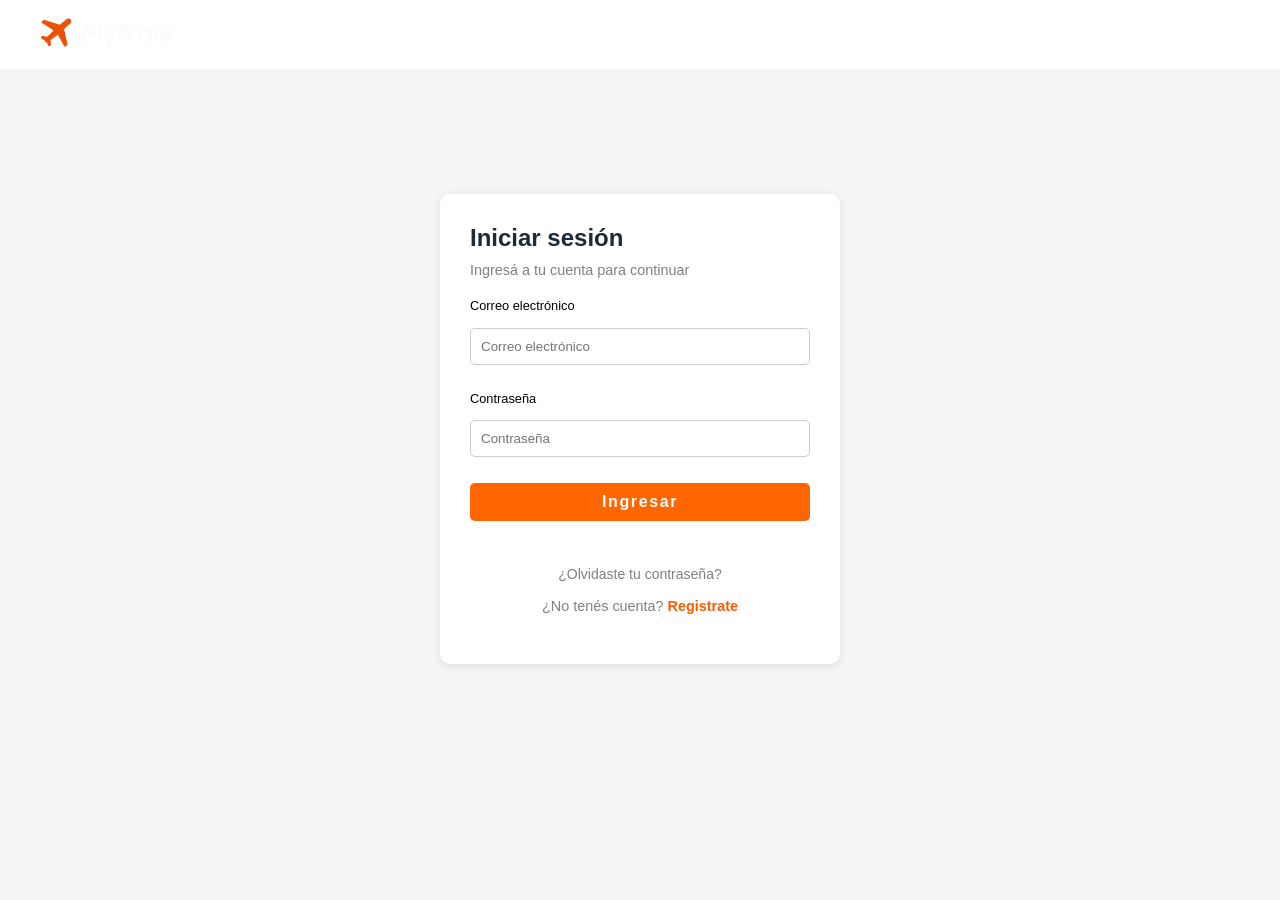
<file: pages/InicioSesion.html>
<!DOCTYPE html>
<html lang="es">
<head>
    <meta charset="UTF-8">
    <title>Iniciar sesión</title>
    <link rel="stylesheet" href="../styles/InicioSesion.css">
    
</head>
<body>

    <header class="encabezado"> 
        <section class="menu-izquierda">
          <a href="../index.html"><img class="logo"  src="../images/logo.png" alt="logo" height="35"></a>
        </section>
          <nav>
            <a href="condiciones.html">Terminos y condiciones</a>
        </nav>
    </header>

    <main class="contenedor">
        <section class="formulario">
            <h2>Iniciar sesión</h2>
            <p>Ingresá a tu cuenta para continuar</p>

            <form id="formLogin">
                <label for="email">Correo electrónico</label>
                <input type="email" placeholder="Correo electrónico"  id="email" >

                <label for="contrasenia">Contraseña</label>
                <input type="password" placeholder="Contraseña" id="contrasenia">
                <button id="boton">Ingresar</button>
                <p id="mensaje"></p>
            </form>
            <div class="olvi-regis">
                <a href="contrasenia.html" class="olv-contrasenia">¿Olvidaste tu contraseña?</a>
                <p>¿No tenés cuenta? <a href="registrate.html" class="registrate">Registrate</a></p>
            </div>
        </section>
    </main>
    <script src="../js/iniciarSesion.js"></script>
</body>
</html>
</file>
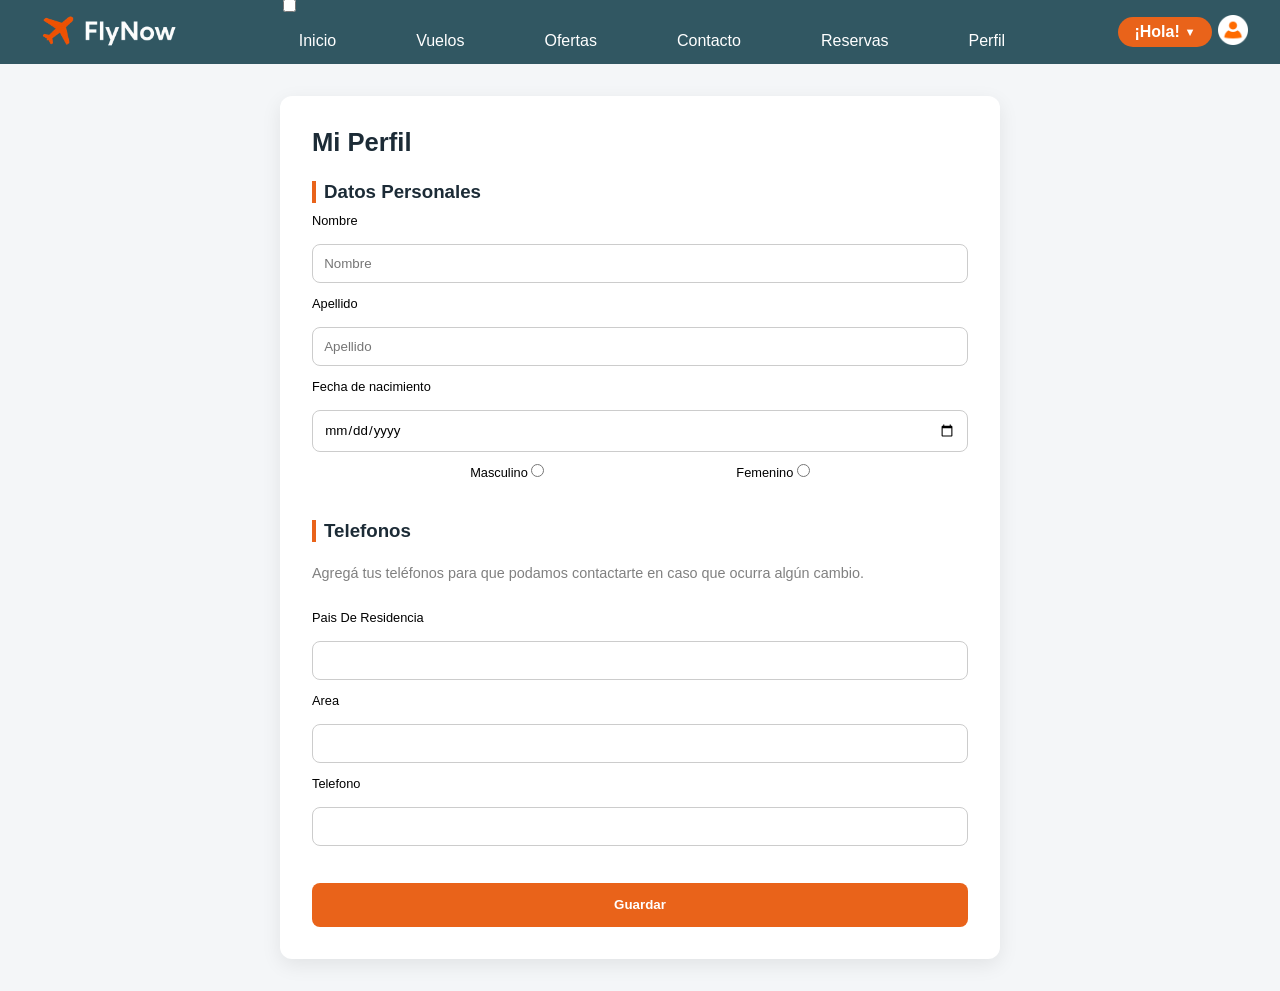
<file: pages/perfil.html>
<!DOCTYPE html>
<html lang="es">
<head>
    <meta charset="UTF-8">
    <title>Perfil</title>
    <link rel="stylesheet" href="../styles/header.css">
    <link rel="stylesheet" href="../styles/perfil.css">
</head>
<body>

    
<mi-header></mi-header>
    
    
    <main class="contenedor">
        <section class="form_perfil">

            <h2>Mi Perfil</h2>

            <h3>Datos Personales</h3>

            <form>
                <label for="nombre">Nombre</label>
                <input type="text" id="nombre" placeholder="Nombre" required>

                <label for="apellido">Apellido</label>
                <input type="text" id="apellido" placeholder="Apellido" required>

                <label for="fechaNacimiento">Fecha de nacimiento</label>
                <input type="date" id="fechaNacimiento" >

                <div class="genero">
                    <label > Masculino
                        <input type="radio" name="genero" value="M">
                    </label>

                    <label> Femenino
                        <input type="radio" name="genero" value="F">
                    </label>
                </div>
    
                <h3>Telefonos</h3>
                <p>Agregá tus teléfonos para que podamos contactarte en caso que ocurra algún cambio.</p>
                    <label for="pais">Pais De Residencia</label>
                    <input type="text" id="pais" required>

                    <label for="area">Area</label>
                    <input type="tel" id="area" required>
                   
                    <label for="telefono">Telefono</label>
                    <input type="tel" id="telefono" required> 

                    <button type="submit" class="boton">Guardar</button>
                </form> 
               
            </section>
            

        </section>
    </main>

    <script src="/js/componentes.js"></script>

</body>
</html>
</file>
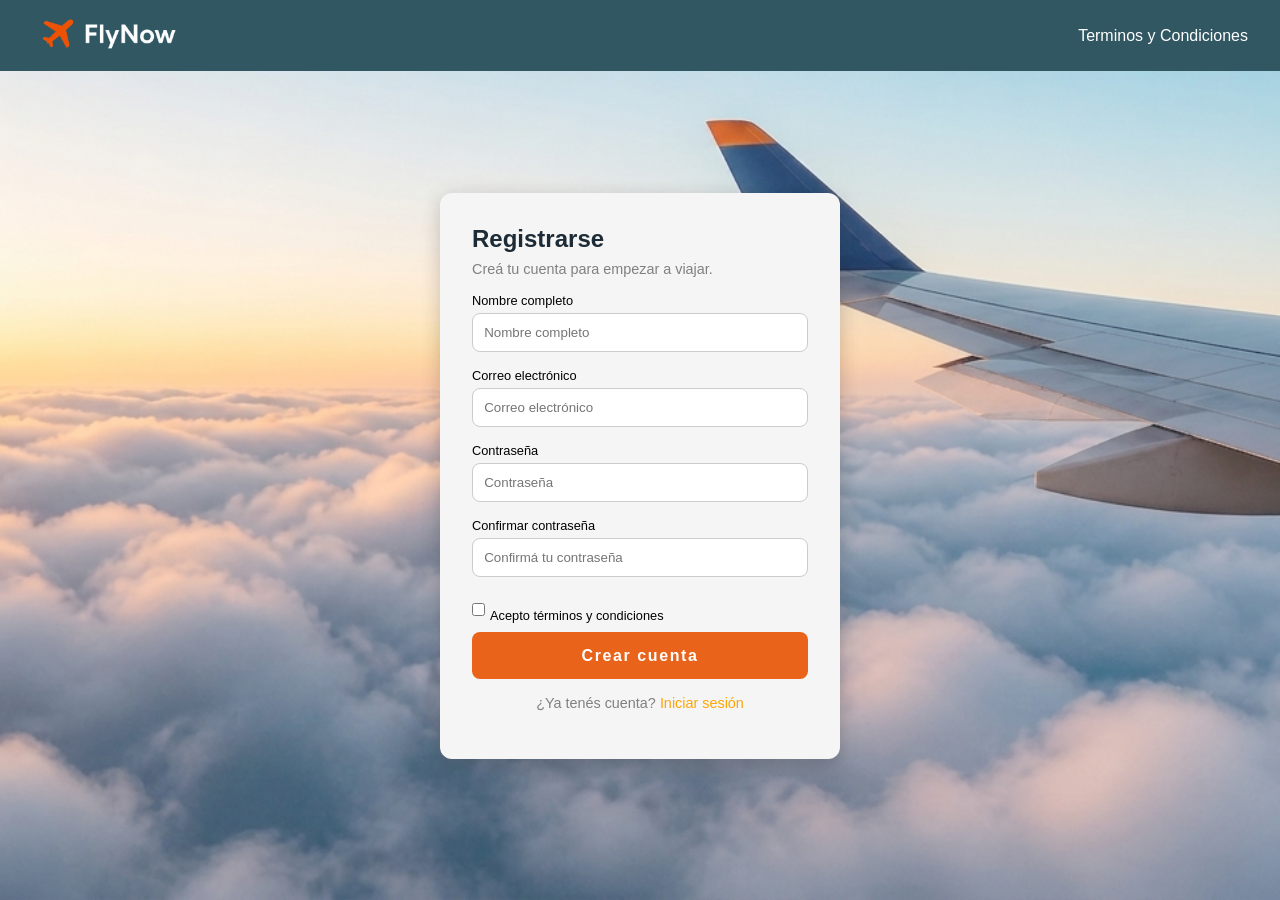
<file: pages/registrate.html>
<!DOCTYPE html>
<html lang="es">
<head>
    <meta charset="UTF-8">
    <title>Iniciar sesión</title>
    <link rel="stylesheet" href="../styles/registro.css">
</head>
<body>

  <header class="encabezado"> 
        <section class="menu-izquierda">
          <a href="../index.html"><img class="logo"  src="../images/logo.png" alt="logo" height="35"></a>
        </section>
          <nav>
            <a href="condiciones.html">Terminos y Condiciones</a>
        </nav>
    </header>

    <main class="contenedor">
        <section class="form_registro">

            <h2>Registrarse</h2>

            <p>
                Creá tu cuenta para empezar a viajar.
            </p>
            <form id="formRegistro">
                <label for="nombre">Nombre completo</label>
                <input type="text" id="nombre" placeholder="Nombre completo">

                <label for="correo">Correo electrónico</label>
                <input type="email" id="email" placeholder="Correo electrónico">

                <label for="password">Contraseña</label>
                <input type="password" id="password" placeholder="Contraseña">

                <label for="confirmar">Confirmar contraseña</label>
                <input type="password" id="confirmar" placeholder="Confirmá tu contraseña">

                <div class="check">
                    <input type="checkbox" id="terminos">
                    <label for="terminos">Acepto términos y condiciones</label>
                </div>

                <button type="button" id="boton">Crear cuenta</button>
            </form>
                    <p id="mensaje"></p>
    <p class="volver-inicio">
                ¿Ya tenés cuenta? <a href="InicioSesion.html">Iniciar sesión</a>
            </p>

        </section>
    </main>

    <script src="../js/registro.js"></script>
</body>
</html>
</file>
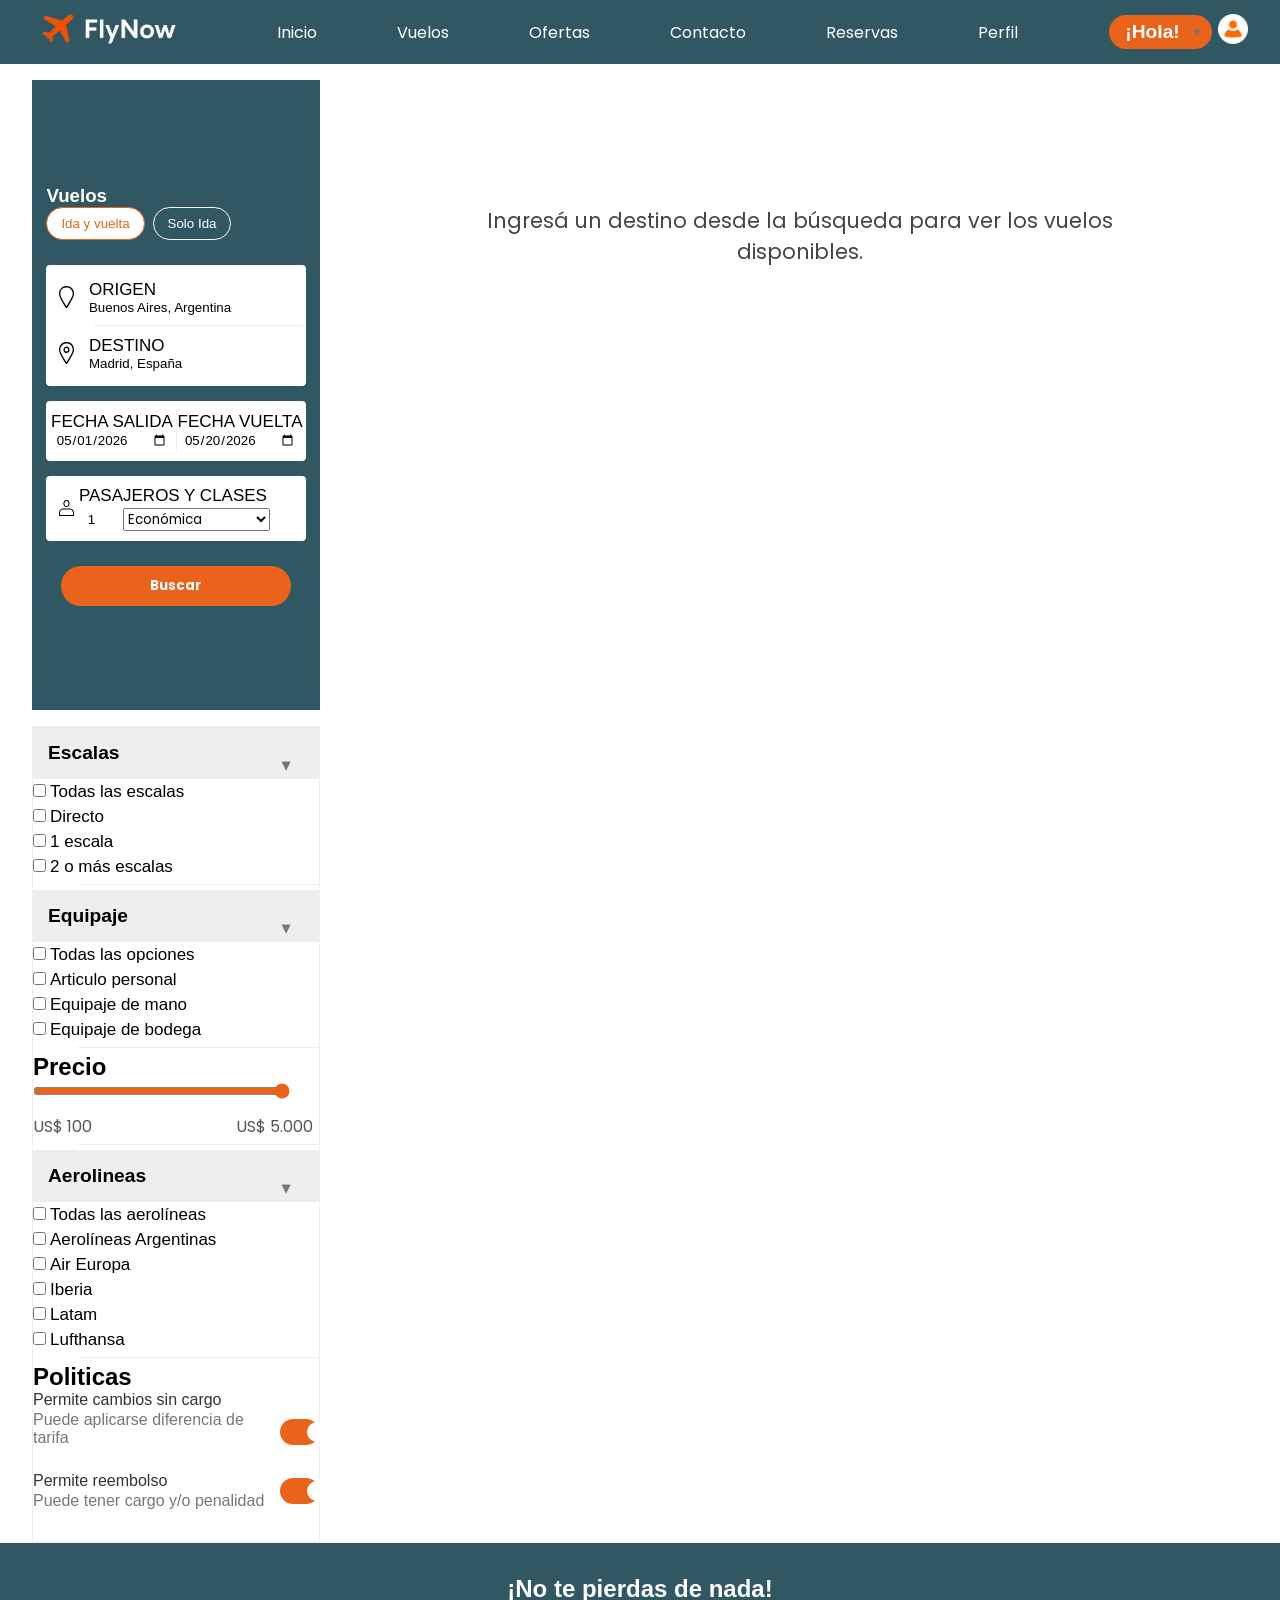
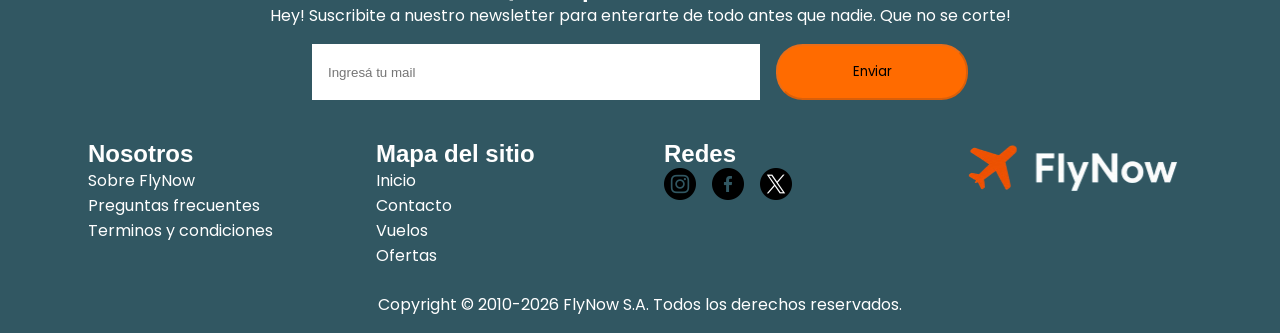
<file: pages/resultados.html>
<!DOCTYPE html>
<html lang="es">

<head>
    <meta charset="UTF-8">
    <meta name="viewport" content="width=device-width, initial-scale=1.0">
       <link rel="stylesheet" href="../styles/header.css">
    <link rel="stylesheet" href="../styles/footer.css">
    <link rel="stylesheet" href="../styles/resultados.css">
    <link href="https://fonts.googleapis.com/css2?family=Poppins:wght@300;400;500;600;700&display=swap"
        rel="stylesheet">
    
    <title>Resultados</title>
</head>

<body>
   
   
<mi-header></mi-header>
 
   
    <main>

        <input type="checkbox" id="filtro-toggle" class="filtro-checkbox">
        <label for="filtro-toggle" class="btn-abrir-filtros">
        <span class="texto-filtro"></span>
        </label>


        <aside>
            <section class="vuelos"> <!-- Contenedor verde -->
                <h1> Vuelos </h1>
                <div class="tipo-vuelo"> <!-- Tipo de vuelo -->
                    <button class="activo">Ida y vuelta</button>
                    <button>Solo Ida</button>
                </div>
                <div class="contenedor-viaje">
                    <div class="origenydestino"><!-- Contenedor origen y destino -->
                        <img class="origen" src="..\images\Origen.svg">
                        <div class="texto">
                            <label>ORIGEN</label>
                            <input type="text" id="input-origen" value="Buenos Aires, Argentina">
                        </div>
                    </div>
                    <div class="linea-separadora"></div>
                    <div class="origenydestino">
                        <img class="destino" src="..\images\Destino.svg">
                        <div class="texto">
                            <label>DESTINO</label>
                            <input type="text" id="input-destino" value="Madrid, España">
                        </div>
                    </div>
                </div>

                <div class="contenedor-fechas"><!-- Contenedor de fecha de ida y vuelta -->
                    <div class="fecha">
                        <label>FECHA SALIDA</label>
                        <input type="date" id="input-fecha-salida" value="2026-05-01">
                    </div>
                    <div class="divisor-vertical"></div>
                    <div class="fecha">
                        <label>FECHA VUELTA</label>
                        <input type="date" id="input-fecha-vuelta" value="2026-05-20">
                    </div>
                </div>

                <div class="contenedor-pasajero"><!-- Contenedor de pasajero y el tipo de clase -->
                    <img class="logo-pasajero" src="..\images\Pasajero.svg">
                    <div class="texto">
                        <label>PASAJEROS Y CLASES</label>
                        <div class="datos">
                            <input type="number" id="passengers" min="1" max="10" value="1">
                            <select id="select-clase">
                                <option>Económica</option>
                                <option>Premium Economy</option>
                                <option>Business</option>
                                <option>Primera Clase</option>
                            </select>
                        </div>
                    </div>
                </div>
                <button class="buscar">Buscar</button>
            </section>
            <section class="filtros"><!-- Comienzan los filtros -->
                <!-- Contenedor de filtro de escala -->
                <details open>
                    <summary>Escalas <span class="flecha"></span></summary>
                    <input type="checkbox" id="all-scales" name="todas-escalas" value="todas-escalas">
                    <label for="todas-escalas"> Todas las escalas</label><br>
                    <input type="checkbox" id="direct" name="directo" value="directo">
                    <label for="directo"> Directo</label><br>
                    <input type="checkbox" id="1scale" name="1escala" value="1escala">
                    <label for="1escala"> 1 escala</label><br>
                    <input type="checkbox" id="2scale" name="2escala" value="2escala">
                    <label for="2escala"> 2 o más escalas</label>
                </details>

                <div class="linea-separadora"></div>

                <!-- Contenedor de filtro de equipaje -->
                <details open>
                    <summary>Equipaje <span class="flecha"></span></summary>
                    <input type="checkbox" id="all-options" name="todas-opciones" value="todas-opciones">
                    <label for="todas-opciones"> Todas las opciones</label><br>
                    <input type="checkbox" id="staff" name="personal" value="personal">
                    <label for="personal"> Articulo personal </label><br>
                    <input type="checkbox" id="hand" name="mano" value="mano">
                    <label for="mano"> Equipaje de mano</label><br>
                    <input type="checkbox" id="store" name="bodega" value="bodega">
                    <label for="bodega"> Equipaje de bodega</label>
                </details>

                <div class="linea-separadora"></div>

                <h2>Precio</h2> <!-- Contenedor de filtro de precio -->
                <input class="range" type="range">
                <div class="rango-valores">
                    <span>US$ 100</span>
                    <span>US$ 5.000</span>
                </div>
                <div class="linea-separadora"></div>

                <!-- Contenedor de filtro de aerolineas -->
                <details open>
                    <summary>Aerolineas <span class="flecha"></span></summary>
                    <input type="checkbox" id="all-airlines" name="todas-aerolineas" value="todas-aerolineas">
                    <label for="todas-aerolineas"> Todas las aerolíneas</label><br>
                    <input type="checkbox" id="argentinas" name="argentinas" value="argentinas">
                    <label for="argentinas"> Aerolíneas Argentinas </label><br>
                    <input type="checkbox" id="europa" name="europa" value="europa">
                    <label for="europa"> Air Europa</label><br>
                    <input type="checkbox" id="iberia" name="iberia" value="iberia">
                    <label for="iberia"> Iberia</label><br>
                    <input type="checkbox" id="latam" name="latam" value="latam">
                    <label for="latam"> Latam</label><br>
                    <input type="checkbox" id="lufthansa" name="lufthansa" value="lufthansa">
                    <label for="lufthansa"> Lufthansa</label>
                </details>

                <div class="linea-separadora"></div>
                <!-- Contenedor de filtro de politica -->
                <div class="contenedor-politica">
                    <h2>Politicas</h2>
                    <div class="politica-item">
                        <div class="politica-texto">
                            <p class="titulo-opcion">Permite cambios sin cargo</p>
                            <p class="subtitulo-opcion">Puede aplicarse diferencia de tarifa</p><br>
                        </div>
                        <label class="switch">
                            <input type="checkbox" checked>
                            <span class="slider"></span>
                        </label>
                    </div>
                    <div class="politica-item">
                        <div class="politica-texto">
                            <p class="titulo-opcion">Permite reembolso</p>
                            <p class="subtitulo-opcion">Puede tener cargo y/o penalidad</p>
                        </div>
                        <label class="switch">
                            <input type="checkbox" checked>
                            <span class="slider"></span>
                        </label>
                    </div>
                </div>
                </div>
            </section>

        </aside>



        <section class="contenido">
            <article class="opciones-vuelos">
                

            </article>
        </section>
    </main>


    <mi-footer></mi-footer>

    <script type="module" src="../js/resultados.js"></script>
    <script src="/js/componentes.js"></script>
    
</body>

</html>
</file>
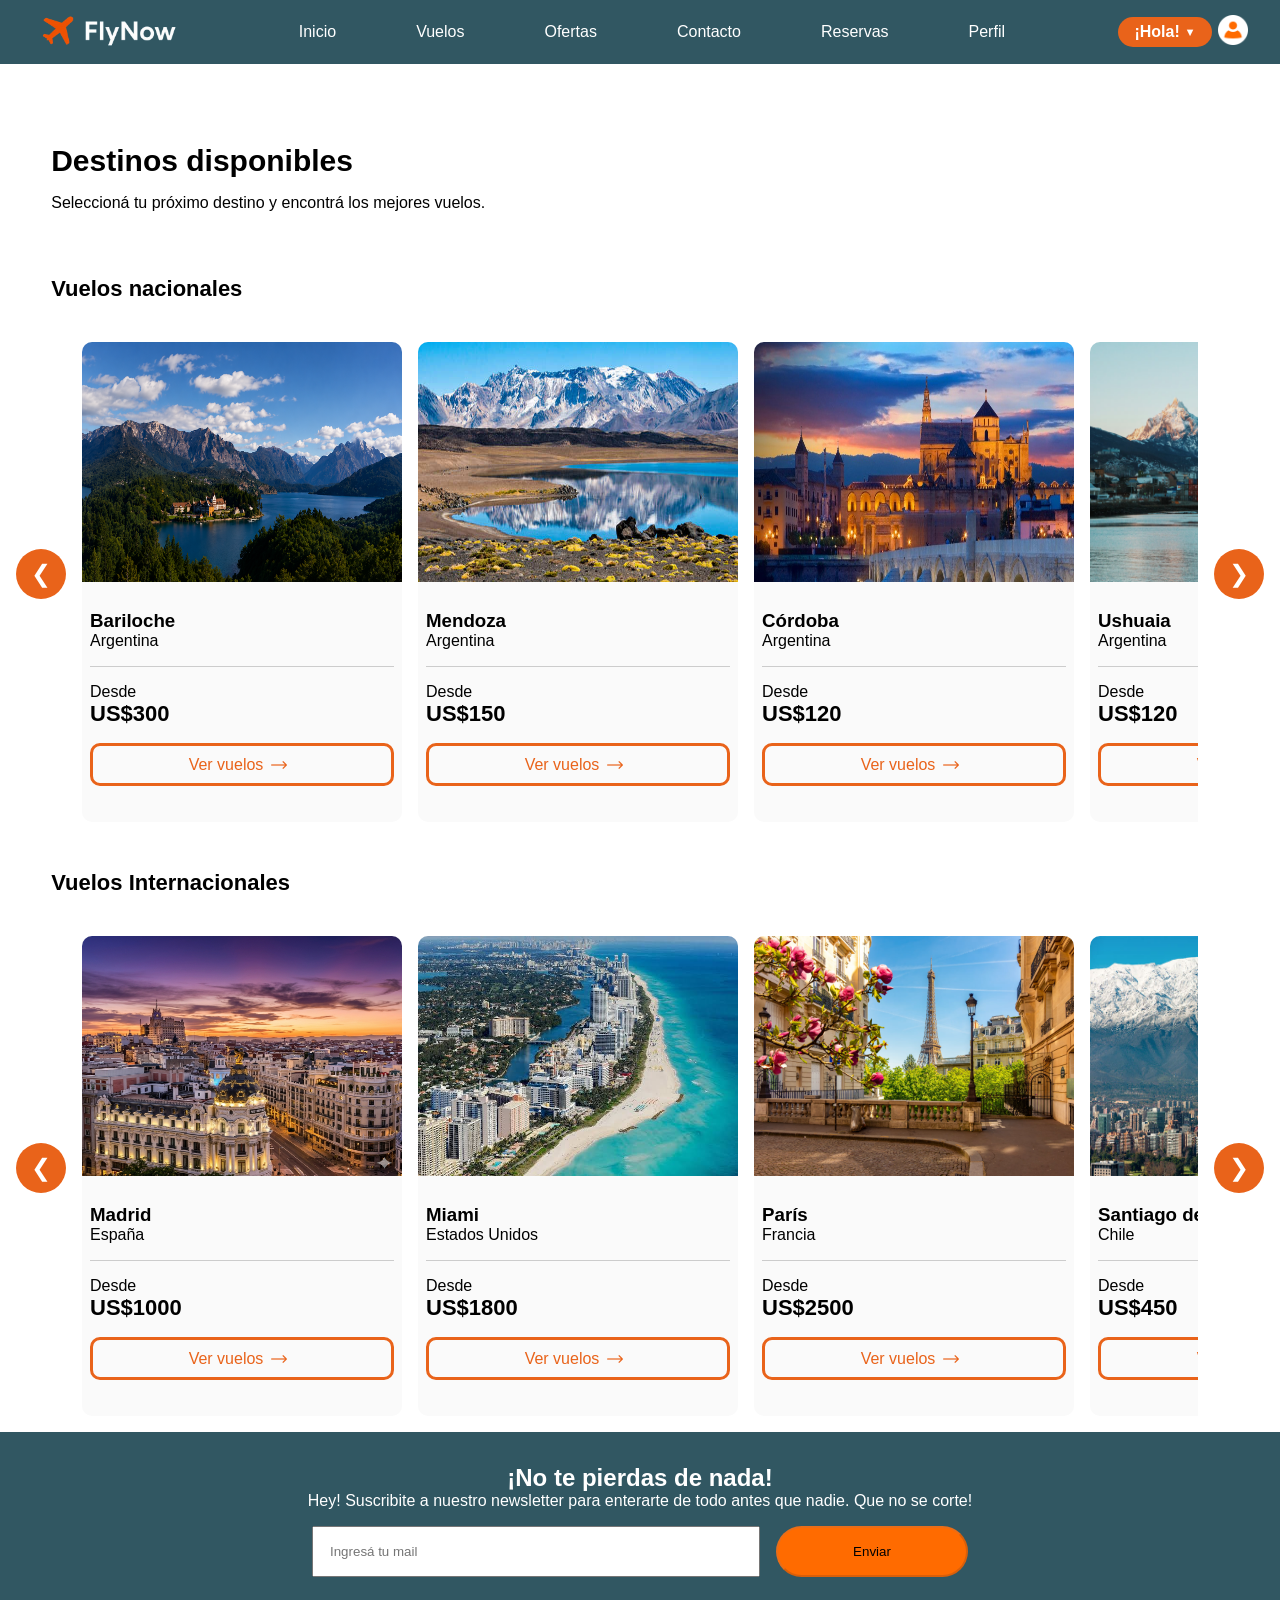
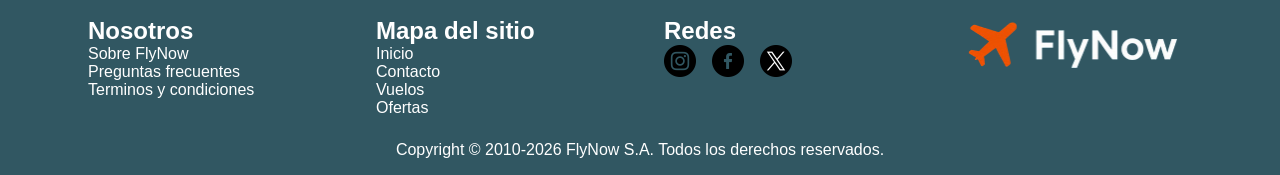
<file: pages/vuelos.html>
<!DOCTYPE html>
<html lang="es">
<head>
    <meta charset="UTF-8">
    <meta name="viewport" content="width=device-width, initial-scale=1.0">
    <title>Vuelos</title>
       <link rel="stylesheet" href="../styles/header.css">
    <link rel="stylesheet" href="../styles/footer.css">
    <link rel="stylesheet" href="../styles/vuelos.css">
</head>
<body>
    
    
<mi-header></mi-header>
 
    
    <main>
    <section class="main-texto">
            <p class="texto-1">Destinos disponibles</p>
            <p class="texto-2">Seleccioná tu próximo destino y encontrá los mejores vuelos.</p>
        </section>
    
    <div class="parte-inicial">
            <p class="lugar-vuelo">Vuelos nacionales</p>
    
        
        </div>

        
        <div class="carrusel">
    <button class="btn-carrusel" id="anterior-nacional">❮</button>

    <div class="contenedor-vuelos" id="vuelos-nacionales"></div>

    <button class="btn-carrusel" id="siguiente-nacional">❯</button>
      </div>

        
        <div class="parte-inicial">
            <p class="lugar-vuelo">Vuelos Internacionales</p>
        </div>
        
         <div class="carrusel">
    <button  class="btn-carrusel" id="anterior-inter">❮</button>

    <div class="contenedor-vuelos" id="vuelos-inter"></div>

    <button class="btn-carrusel" id="siguiente-inter">❯</button>
      </div>


</main>

<mi-footer></mi-footer>


    <script type="module" src="../js/vuelos.js"></script>
    
    <script src="/js/componentes.js"></script>
</body>
</html>
</file>
<file: styles/header.css>
* {
  margin: 0;
  padding: 0;
  font-family: Poppins, sans-serif;
  box-sizing: border-box;
}

.menu {
  position: relative;
  display: flex;
  margin: 1rem;
  align-items: center;
  justify-content: space-between;
  background-color: #315762;
  width: 100%;
  height: 3.5rem;
  padding: 2rem;
  margin: 0;
}

.menu .menu-izquierda {
  display: flex;
  align-items: center;

}

.menu .menu-medio ul {
  display: flex;
  list-style-type: none;
  gap: 3rem;
  justify-content: center;
}

a{
  text-decoration: none;
}



.menu-medio a {
  display: inline-block;
  text-decoration: none;
  padding: 1rem;
  color: white;
  transition: color 0.3s ease;
}

.menu-medio a:hover {
  background-color: rgba(255, 255, 255, 0.2);
}


.menu .menu-derecha {
  justify-content: flex-end;
  display: flex;
  align-items: center;
  gap:0.4rem;
}

.iniciar-sesion {
  position: relative;
}

.iniciar-sesion summary{
  display: flex;
  align-items: center;
  cursor: pointer;
  background-color: #E9631A;
  color: white;
  padding: 0.4rem 1rem;
  border-radius: 1.20rem;
  font-weight: bold;
}

.iniciar-sesion summary::after {
  content: "▼";
  font-size: 0.7rem;
  margin-left: 0.3rem;
}

.iniciar-sesion a{
  position: absolute;
  background-color: white;
  padding: 0.6rem 1rem;
  border-radius: 0.8rem;
  text-decoration: none;
  top: 100%;
  white-space: nowrap; 
  color: black;
}
</file>
<file: styles/footer.css>
/* Empieza el FOOTER */

.footer {
  background-color: #315762;
 
  display: flex;
  flex-direction: column;
  gap: 1em;
  padding: 1em 5em;
  color: white;
}

.f-suscripcion {
  text-align: center;

  padding: 1em;
}

.divForm {
  display: flex;
  flex-direction: row;
  justify-content: center;
  gap: 1em;
  padding-top: 1em;

 
}

#mail {
  /* width: 35em; */
  padding: 1.2em 1.2em;
  width: 35vw;
}

#Enviar {
  padding: 1.2em 1.2em;
  width: 15vw;
  background-color: #FF6B00;
  border-color: #977a7a33;
  border-radius: 2em;
  box-shadow: 0%;

}

.f-Menu {
  display: grid;
  grid-template-columns: 2fr 2fr 2fr 1fr;
  background-color: #315762;
  /* #073B4C */
}

.f-section {
  padding: 0.5em;
}

.f-section ul li {
  list-style-type: none;
}


.f-section a{
    color: white;
    text-decoration: none;
}


.iconoRedes {
  width: 2em;
  margin-right: 1em;
}

.f-logo {
  width: 15em;
}

.f-redes {
  display: flex;
  flex-direction: row;
}

.f-Derechos {
  text-align: center;
}

/* FIN FOOTER */
</file>
<file: styles/checkout_estilo.css>
.menu {
  position: relative;
  display: flex;
  margin: 1rem;
  align-items: center;
  justify-content: space-between;
  background-color: #315762;
  width: 100%;
  height: 3.5rem;
  padding: 2rem;
  margin: 0;
}

.menu .menu-izquierda {
  display: flex;
  align-items: center;

}

.menu .menu-medio ul {
  display: flex;
  list-style-type: none;
  gap: 3rem;
  justify-content: center;
}

a{
  text-decoration: none;
}



.menu-medio a {
  display: inline-block;
  text-decoration: none;
  padding: 1rem;
  color: white;
  transition: color 0.3s ease;
}

.menu-medio a:hover {
  background-color: rgba(255, 255, 255, 0.2);
}


.menu .menu-derecha {
  justify-content: flex-end;
  display: flex;
  align-items: center;
  gap:0.4rem;
}

.iniciar-sesion {
  position: relative;
}

.iniciar-sesion summary{
  display: flex;
  align-items: center;
  cursor: pointer;
  background-color: #E9631A;
  color: white;
  padding: 0.4rem 1rem;
  border-radius: 1.20rem;
  font-weight: bold;
}

.iniciar-sesion summary::after {
  content: "▼";
  font-size: 0.7rem;
  margin-left: 0.3rem;
}

.iniciar-sesion a{
  position: absolute;
  background-color: white;
  padding: 0.6rem 1rem;
  border-radius: 0.8rem;
  text-decoration: none;
  top: 100%;
  white-space: nowrap; 
  color: black;
}



body{
    max-width: 100%;
    margin: 0;
   background-color: rgb(243, 241, 241);
    font-family: Arial, Helvetica, sans-serif;
}

.volver {
    text-decoration: none;
    color: #e9631a;
}



.titulo{
    padding-left: 2em;
    padding-top: 2em;
}

/* --- Estilos Generales --- */
* {
    margin: 0;
    padding: 0;
    box-sizing: border-box;
    font-family: 'Poppins', sans-serif;
}

body {
    background-color: #f5f5f5;
    font-size: 16px;
}

/* --- Rejilla y Contenedores --- */
.contenedor-pago {
    width: 100%;
    padding-left: 1.3em;
    padding-top: 1em;
}

.rejilla-superior {
    display: grid;
    grid-template-columns: 25% 45% 25%; 
    gap: 1.5em;
    margin-bottom: 2em;
    padding-top: 1em;
}

.tarjeta {
    background: #ffffff;
    padding: 1.5em;
    border-radius: 0.5em;
    border: 1px solid #ddd;
}

.tarjeta h3 {
    font-size: 1.1em;
    color: #333;
}

.pasajero{
    display: flex;
    align-items: center;
    gap: 0.8em;
    margin-bottom: 1em;
}

.pasajero img {
    width: 2em;        
    height: auto;       
    display: block;    
}

/* --- Formulario --- */
.campo { margin-bottom: 1em; }
label { display: block; font-size: 0.85em; margin-bottom: 0.4em; color: #666; }
input, select { 
    width: 100%; 
    padding: 0.7em; 
    border: 1px solid #ccc; 
    border-radius: 0.3em; 
}

/*tipo de documento*/
.grupo-mixto { 
    display: flex; 
    gap: 0.5em; }


.grafico-vuelo {
    display: flex;
    align-items: center;
    margin: 1em 0;
    text-align: center;
}

.detalle-escala{
    font-size: 0.9em;
}

.info-salida{
    display: flex;
    align-items: center;
    gap: 1em;
}

.info-salida img {
    width: 1em;        
    height: auto;       
  
}

.separador-puntos {
    border-top: 1px dotted #ccc;
    margin: 1em 0;
}

/* --- Contenedor de pago --- */
.icon-pago {
    width: 40px;
    margin: 0 15px;
}

.metodo-header {
    display: flex;
    align-items: center;
    padding: 15px;
    border: 1px solid #eee; 
    border-radius: 12px;
    cursor: pointer;
    transition: all 0.3s ease;
}

input[type="radio"] {/*Se encarga de ocultar radio original y colocar el naranja */
    display: none;
}

.radio-custom {/*Es el circulo del input */
    width: 20px;
    height: 20px;
    border: 2px solid #ccc;
    border-radius: 50%;
    display: inline-block;
    position: relative;
}


input[type="radio"]:checked + .metodo-header {/* cambia el estilo cuando está seleccionado  */
    border-color: #ff5a5f;
    background-color: #fff9f9;
}

input[type="radio"]:checked + .metodo-header .radio-custom {/*cambia tambien el circulo */
    border-color: #ff5a5f;
}

input[type="radio"]:checked + .metodo-header .radio-custom::after { /* es el punto del input */
    content: "";
    width: 12px;
    height: 12px;
    background: #ff5a5f;
    border-radius: 50%;
    position: absolute;
    top: 50%;
    left: 50%;
    transform: translate(-50%, -50%);
}



.datos {/* datos que se despliegan */
    display: none;
    padding: 20px;
    border: 1px solid #ff5a5f;
    border-top: none;
    border-radius: 0 0 12px 12px;
    background: white;
}

/* Asegurate de que esto esté tal cual */
#car_payment:checked ~ .datos.tarjeta,
#paypal_payment:checked ~ .datos.paypal,
#payment_transfer:checked ~ .datos.transferencia {
    display: block;
}
.metodo-item{
margin-bottom: 5%;
}
.row {
    display: flex;
    gap: 20px;
}
.row div {
    flex: 1; /* Hace que ambos ocupen el mismo espacio */
}

.info-bancaria {
    background-color: #f0f7ff; 
    border: 1px solid #d0e3ff; 
    border-radius: 8px; 
    padding: 15px;
    margin-top: 15px; 
}


.dato-fila {
    display: grid;
    grid-template-columns: 80px 1fr; 
    margin-bottom: 5px; 
    font-family: sans-serif;
}


.info-bancaria .etiqueta {
    font-weight: bold;
    color: #444;
    font-size: 14px;
}


.info-bancaria .valor {
    color: #555;
    font-size: 14px;
}

/* --- Barra Inferior --- */
.resumen {
    display: flex;
    justify-content: space-between;
    align-items: center;
    grid-column: 1 / 4; 
    background: #fff;
    padding: 1.2em 2em;
    border-radius: 0.5em;
    border: 1px solid #ddd;
}

.fila-precio{
   display: flex;
   justify-content: space-between;
   font-size: 0.9em;
    color: #64748b;
    margin-bottom: 0.6em;
}

.campo-cupon { margin-bottom: 1em; }
.cupon{ 
    width: 63%; 
    padding: 0.7em; 
    border: 1px solid #ccc; 
    border-radius: 0.3em; 
}

.boton-cupon{
    width: 30%;
    padding: 0.7em; 
    border: 1px solid #ccc; 
    border-radius: 0.3em;
    background-color: #E9631A;
    color: white;
    cursor: pointer;
}

.total-pago{
     font-weight: bold;
     font-size: 1.4em;
}


 .monto {
    color: #e9631a;
    font-weight: bold;
    font-size: 1.1em;
    margin-left: 5em;

}

.boton-accion {
    background-color: #e9631a;
    color: white;
    border: none;
    padding: 1em 2.5em;
    border-radius: 0.4em;
    font-weight: bold;
    font-size: 1.2em;
    cursor: pointer;
}

/* Oculta el checkbox y el icono del menú hamburguesa en desktop */
.menu-checkbox,
.menu-icono-hamburguesa {
    display: none;
}
/* ==========================================================================
   RESPONSIVE PARA TABLET (de 37.6em a 64em)
   ========================================================================== */
@media (min-width: 37.6em) and (max-width: 64em) {
 
    html, body {
        margin: 0;
        padding: 0;
        width: 100%;
        overflow-x: hidden;
        box-sizing: border-box;
    }
 
   /* --- MENÚ SUPERIOR --- */
    .menu {
        display: flex;
        flex-direction: row;
        justify-content: space-between;
        align-items: center;
        width: 100%;
        padding: 0.5em 0.6em;
        box-sizing: border-box;
        height: auto;
        gap: 0.3em;
    }
 
    .menu-izquierda {
        flex-shrink: 0;
    }
 
    .menu-izquierda .logo {
        height: 26px;
        width: auto;
    }
 
    .menu-medio {
        flex: 1;
        min-width: 0;
        overflow: hidden;
    }
 
    .menu-medio ul {
        display: flex;
        flex-direction: row;
        gap: 0.1rem;
        list-style: none;
        padding: 0;
        margin: 0;
        justify-content: center;
        flex-wrap: nowrap;
    }
 
    .menu-medio a {
        font-size: 0.62em;
        padding: 0.3rem 0.35rem;
        white-space: nowrap;
    }
 
    .menu-derecha {
        flex-shrink: 0;
        gap: 0.3em;
    }
 
    .iniciar-sesion summary {
        font-size: 0.65em;
        padding: 0.25rem 0.5rem;
        white-space: nowrap;
    }
 
    .menu-derecha .usuario {
        width: 22px;
    }
 
    .menu-checkbox,
    .menu-icono-hamburguesa {
        display: none;
    }
 
    /* --- CONTENEDOR GENERAL --- */
    .contenedor-pago {
        width: 100%;
        padding: 0 0.8em;
        box-sizing: border-box;
    }
 
    .encabezado h1 {
        font-size: 1.4em;
    }
 
    .encabezado p {
        font-size: 0.85em;
    }
 
    /* --- REJILLA: pasa a 2 columnas, el resumen ocupa todo el ancho abajo --- */
    .rejilla-superior {
        display: grid;
        grid-template-columns: 1fr 1fr;
        gap: 1em;
        margin-bottom: 1.5em;
        padding-top: 0.8em;
    }
 
    /* Datos del pasajero y Método de pago: una al lado de la otra */
    .rejilla-superior > .tarjeta:nth-of-type(1) {
        grid-column: 1 / 2;
        grid-row: 1 / 2;
    }
 
    .rejilla-superior > .tarjeta:nth-of-type(2) {
        grid-column: 2 / 3;
        grid-row: 1 / 2;
    }
 
    /* Resumen de vuelo ocupa todo el ancho */
    .rejilla-superior > .tarjeta:nth-of-type(3) {
        grid-column: 1 / 3;
        grid-row: 2 / 3;
    }
 
    .tarjeta {
        padding: 1.1em;
        box-sizing: border-box;
    }
 
    .tarjeta h3 {
        font-size: 1em;
    }
 
    label {
        font-size: 0.8em;
    }
 
    input, select {
        font-size: 0.85em;
        padding: 0.6em;
    }
 
    .icon-pago {
        width: 28px;
        margin: 0 8px;
    }
 
    .metodo-header {
        padding: 10px;
    }
 
    .texto-metodo {
        font-size: 0.85em;
    }
 
    .radio-custom {
        width: 16px;
        height: 16px;
    }
 
    .radio-custom::after {
        width: 9px;
        height: 9px;
    }
 
    .datos {
        padding: 14px;
    }
 
    .info-bancaria {
        padding: 10px;
    }
 
    .dato-fila {
        grid-template-columns: 60px 1fr;
    }
 
    .info-bancaria .etiqueta,
    .info-bancaria .valor {
        font-size: 12px;
    }
 
    .itinerario {
        font-size: 0.9em;
    }
 
    .info-salida {
        flex-wrap: wrap;
        gap: 0.5em;
        font-size: 0.85em;
    }
 
    .detalle-escala {
        font-size: 0.8em;
    }
 
    .fila-precio {
        font-size: 0.85em;
    }
 
    .total-pago {
        font-size: 1.1em;
    }
 
    .monto {
        margin-left: 1em;
        font-size: 1em;
    }
 
    .campo-cupon {
        display: flex;
        gap: 0.5em;
    }
 
    .cupon {
        width: 65%;
        font-size: 0.8em;
    }
 
    .boton-cupon {
        width: 35%;
        font-size: 0.8em;
        padding: 0.6em;
    }
 
    /* --- Barra inferior --- */
    .resumen {
        grid-column: 1 / 3;
        padding: 1em 1.2em;
        flex-wrap: wrap;
        gap: 0.8em;
    }
 
    .resumen .total-pago {
        font-size: 1.1em;
    }
 
    .resumen .monto {
        margin-left: 0.6em;
    }
 
    .boton-accion {
        padding: 0.8em 1.6em;
        font-size: 1em;
    }
 
    /* --- FOOTER --- */
    .footer {
        padding: 1em 1.5em;
    }
 
    .f-suscripcion h2 {
        font-size: 1em;
    }
 
    .f-suscripcion p {
        font-size: 0.8em;
    }
 
    #mail {
        width: 50vw;
        padding: 0.7em;
        font-size: 0.8em;
    }
 
    #Enviar {
        width: 20vw;
        padding: 0.7em;
        font-size: 0.8em;
    }
 
    .f-Menu {
        grid-template-columns: 1fr 1fr 1fr 1fr;
        gap: 0.5em;
    }
 
    .f-titulos {
        font-size: 0.85em;
    }
 
    .f-section a,
    .f-section li {
        font-size: 0.75em;
    }
 
    .iconoRedes {
        width: 1.4em;
    }
 
    .f-logo {
        width: 8em;
    }
 
    .f-Derechos p {
        font-size: 0.7em;
    }
}
 
/* ==========================================================================
   RESPONSIVE MOBILE (hasta 37.5em)
   ========================================================================== */
@media (max-width: 37.5em) {
 
    html, body {
        margin: 0;
        padding: 0;
        width: 100%;
        overflow-x: hidden;
        box-sizing: border-box;
    }
 
    /* --- MENÚ HAMBURGUESA SUPERIOR --- */
    .menu {
        display: flex;
        flex-direction: row;
        justify-content: space-between;
        align-items: center;
        padding: 10px 15px;
        position: relative;
        height: auto;
        background-color: #315762;
        width: 100%;
        box-sizing: border-box;
    }
 
    .menu-izquierda, .menu-derecha {
        display: flex;
        align-items: center;
        gap: 10px;
    }
 
    .iniciar-sesion summary {
        font-size: 11px;
        padding: 4px 8px;
    }
 
    .menu-icono-hamburguesa {
        display: flex;
        flex-direction: column;
        justify-content: space-between;
        width: 22px;
        height: 16px;
        cursor: pointer;
        margin: 0 10px;
    }
 
    .menu-icono-hamburguesa .linea-hamburguesa {
        display: block;
        width: 100%;
        height: 3px;
        background-color: #ffffff;
        border-radius: 2px;
        transition: all 0.3s ease;
    }
 
    .menu .menu-medio ul {
        position: absolute;
        top: 100%;
        left: 0;
        width: 100%;
        background-color: #264b56;
        display: flex;
        flex-direction: column;
        gap: 0;
        padding: 0;
        margin: 0;
        max-height: 0;
        overflow: hidden;
        transition: max-height 0.3s ease-in-out;
        box-shadow: 0 4px 10px rgba(0,0,0,0.2);
        z-index: 99999;
    }
 
    .menu-medio ul li {
        width: 100%;
        text-align: center;
    }
 
    .menu-medio ul li a {
        display: block;
        padding: 12px 0;
        width: 100%;
        color: #ffffff;
        font-size: 1.1rem;
        border-bottom: 1px solid rgba(255,255,255,0.08);
    }
 
    .menu-checkbox:checked ~ .menu-medio ul {
        max-height: 320px;
    }
 
    .menu-checkbox:checked ~ .menu-icono-hamburguesa .linea-hamburguesa:nth-child(1) {
        transform: translateY(6.5px) rotate(45deg);
    }
    .menu-checkbox:checked ~ .menu-icono-hamburguesa .linea-hamburguesa:nth-child(2) {
        opacity: 0;
    }
    .menu-checkbox:checked ~ .menu-icono-hamburguesa .linea-hamburguesa:nth-child(3) {
        transform: translateY(-6.5px) rotate(-45deg);
    }
 
    /* --- CONTENEDOR GENERAL --- */
    .contenedor-pago {
        width: 100%;
        padding: 0.8em;
        box-sizing: border-box;
    }
 
    .encabezado h1 {
        font-size: 1.3em;
    }
 
    .encabezado p {
        font-size: 0.8em;
    }
 
    /* --- REJILLA: todo apilado en columna --- */
    .rejilla-superior {
        display: flex;
        flex-direction: column;
        gap: 1em;
        margin-bottom: 1.5em;
        padding-top: 0.8em;
    }
 
    /* Orden: Resumen de vuelo primero, después Pasajero, después Pago */
    .rejilla-superior > .tarjeta:nth-of-type(3) {
        order: -2;
    }
    .rejilla-superior > .tarjeta:nth-of-type(1) {
        order: -1;
    }
    .rejilla-superior > .tarjeta:nth-of-type(2) {
        order: 0;
    }
    .resumen {
        order: 1;
    }
 
    .tarjeta {
        padding: 1em;
        width: 100%;
        box-sizing: border-box;
    }
 
    .tarjeta h3 {
        font-size: 1em;
    }
 
    .pasajero img {
        width: 1.8em;
    }
 
    label {
        font-size: 0.8em;
    }
 
    input, select {
        font-size: 0.9em;
        padding: 0.65em;
    }
 
    .grupo-mixto {
        flex-direction: column;
    }
 
    .icon-pago {
        width: 30px;
        margin: 0 10px;
    }
 
    .metodo-header {
        padding: 12px;
    }
 
    .texto-metodo {
        font-size: 0.85em;
    }
 
    .radio-custom {
        width: 18px;
        height: 18px;
    }
 
    .radio-custom::after {
        width: 10px;
        height: 10px;
    }
 
    .datos {
        padding: 14px;
    }
 
    .row {
        flex-direction: column;
        gap: 0.8em;
    }
 
    .info-bancaria {
        padding: 12px;
    }
 
    .dato-fila {
        grid-template-columns: 70px 1fr;
    }
 
    .info-bancaria .etiqueta,
    .info-bancaria .valor {
        font-size: 13px;
    }
 
    .itinerario {
        font-size: 0.9em;
    }
 
    .info-salida {
        flex-direction: column;
        align-items: flex-start;
        gap: 0.3em;
        font-size: 0.85em;
    }
 
    .detalle-escala {
        font-size: 0.8em;
    }
 
    .fila-precio {
        font-size: 0.85em;
    }
 
    .total-pago {
        font-size: 1.1em;
        display: flex;
        justify-content: space-between;
        align-items: center;
        flex-wrap: wrap;
    }
 
    .monto {
        margin-left: 0;
        font-size: 1em;
    }
 
    .campo-cupon {
        display: flex;
        flex-direction: column;
        gap: 0.5em;
    }
 
    .cupon, .boton-cupon {
        width: 100%;
        font-size: 0.85em;
    }
 
    /* --- Barra inferior fija --- */
    .resumen {
        flex-direction: column;
        align-items: stretch;
        gap: 0.8em;
        padding: 1em;
        position: sticky;
        bottom: 0;
        box-shadow: 0 -2px 8px rgba(0,0,0,0.08);
    }
 
    .resumen .total-pago {
        font-size: 1.15em;
        justify-content: space-between;
    }
 
    .boton-accion {
        width: 100%;
        padding: 0.9em;
        font-size: 1em;
    }
 
    /* --- FOOTER --- */
    .footer {
        padding: 1em;
    }
 
    .f-suscripcion h2 {
        font-size: 1em;
    }
 
    .f-suscripcion p {
        font-size: 0.78em;
    }
 
    .divForm {
        flex-direction: column;
        align-items: center;
        gap: 0.6em;
    }
 
    #mail {
        width: 85vw;
        padding: 0.7em;
        font-size: 0.85em;
    }
 
    #Enviar {
        width: 85vw;
        padding: 0.7em;
        font-size: 0.85em;
    }
 
    .f-Menu {
        grid-template-columns: 1fr 1fr;
        gap: 1em;
    }
 
    .f-titulos {
        font-size: 0.9em;
    }
 
    .f-section a,
    .f-section li {
        font-size: 0.78em;
    }
 
    .iconoRedes {
        width: 1.6em;
    }
 
    .f-logo {
        width: 7em;
    }
 
    .f-Derechos p {
        font-size: 0.7em;
    }
}
</file>
<file: styles/styles.css>
main {
  background-image: url(../images/fondo.png);
  background-size: cover;
  background-position: top;
  height: 35rem;
}

.main-texto {
  padding: 4rem 4rem 3rem 4rem;
}

.main-texto .parrafo-1 {
  font-weight: 550;
  font-size: 3rem;
}

.main-texto .parrafo-2 {
  font-weight: 550;
  font-size: 2.8rem;
}

.main-texto .parrafo-3 {
  font-weight: 450;
  font-size: 1rem;
}

.busqueda {
  background-color: white;
  padding: 1rem;
  border-radius: 12px;
  margin: 0 auto;
  width: 92%;
}

form {
  width: 100%;
}

.busqueda form {
  width: 100%;
  display: grid;
  grid-template-columns: repeat(6, 1fr);
  grid-template-rows: 1fr 1fr 1fr;
  gap: 0.8rem;
  padding: 0 1rem 0 1rem;
  justify-items: center;
  align-items: center;
}

.opcion-1 {
  grid-column: 1/2;
  justify-self: flex-start;
}

.opcion-2 {
  grid-column: 2;
  justify-self: flex-start;
}

.opcion-3 {
  grid-column: 1 / 2;
}

.opcion-4 {
  grid-column: 2 / 3;
}

.opcion-5 {
  grid-column: 3 / 4;
}

.opcion-6 {
  grid-column: 4 / 5;
}

.opcion-7 {
  grid-column: 5 / 6;
}

.opcion-8 {
  grid-column: 6/ 7;
}


input,
select {
  width: 100%;
  padding: 0.5rem;
  border-radius: 10px;
  border: 1px solid #ccc;
  font-size: 14px;
  outline: none;
}


input:focus,
select:focus {
  border-color: #315762;
}

.boton {
  grid-column: 1/7;
}

.btn-buscar {
  background-color: #E9631A;
  color: white;
  border: none;
  padding: 0.8rem 1.5rem;
  border-radius: 10px;
  cursor: pointer;
  font-weight: bold;
}

.btn-buscar a {
  color: white;
  text-decoration: none;
  font-weight: bold;
}

.btn-buscar:hover {
  background-color: #315762;
}

.ofertas {
  background-color: white;
  width: 92%;
  margin: 0 auto;
  padding: 2rem 0 2rem 0;
}

.ofertas .ofertas-texto {
  display: flex;
  width: 100%;
  align-items: center;
  justify-content: space-between;
}

.ofertas .ofertas-texto .parte-derecha {
  display: flex;
  justify-content: flex-end;
  gap: 0.4rem;
  font-weight: 500;
  color: #062F3D;
}

.parte-derecha a {
  color: #062F3D;
}

.ofertas .ofertas-texto .parte-izquierda {
  font-weight: 500;
  color: #062F3D;
}

.ofertas .contenedor-ofertas {
  display: flex;
  justify-content: space-between;
  align-content: center;
  margin: 2rem 0 2rem 0;
}

.tarjeta img {
  width: 20rem;
  height: 15rem;
  border-radius: 8px;
}

.tarjeta {
  border-radius: 10px;
  text-align: center;
  padding: 10px;
  gap: 5rem;
  position: relative;
}

.info {
  position: absolute;
  color: white;
  z-index: 2;
  top: 1.8rem;
  left: 1.8rem;
  text-align: left;
}

.promo {
  top: 1.5rem;
  background: #E9631A;
  padding: 4px 8px;
  border-radius: 6px;
  font-size: 12px;
}

.info h3 {
  margin: 5px 0;
  font-weight: 500;
}

.precio {
  font-weight: 600;
  font-size: 18px;
}

.faq-section {
  text-align: center;
  padding: 20px;
}

.faq-container {
  display: grid;
  grid-template-columns: 1fr 1fr;
  gap: 15px;
  max-width: 1000px;
  margin: 0 auto;
}

.faq-item {
  background-color: #f8f9fa;
  border-radius: 10px;
  text-align: left;
  overflow: hidden;
}

.faq-item summary {
  padding: 15px 20px;
  list-style: none;
  cursor: pointer;
  font-weight: bold;
  color: #334155;
  display: flex;
  justify-content: space-between;
  align-items: center;
}


.faq-item p {
  padding: 0 20px 15px 20px;
  margin: 0;
  color: #64748b;
}


.faq-item summary::after {
  content: '▼';
  font-size: 0.8rem;
  color: #FF6B00;
}


.condiciones {
  background-color: white;
  display: flex;
  justify-content: space-evenly;
}

.condcionesH1 {
  text-align: center;
}

.textoCondiciones {
  display: grid;
  gap: 0.5em;
  width: 80%;
  padding: 2em;
}

.textoCondiciones ul {
  padding-left: 2em;
}

.menu-checkbox {
  display: none !important;
}


@media screen and (max-width: 767px) {

  html,
  body {
    width: 100%;
    max-width: 100%;
    overflow-x: hidden;
    font-size: 11px;
  }

  .contenedor-principal {
    display: flex;
    flex-direction: column;
    gap: 15px;
    padding: 0 10px;
    width: 100%;
    box-sizing: border-box;
  }

  .menu {
    display: flex;
    flex-direction: row;
    justify-content: space-between;
    align-items: center;
    padding: 10px 15px;
    position: relative;
  }

  .menu .menu-izquierda,
  .menu .menu-derecha {
    display: flex;
    align-items: center;
    gap: 10px;
  }

  .iniciar-sesion summary {
    font-size: 11px;
    padding: 4px 8px;
  }

  /* Mostramos la hamburguesa en celular */
  .menu-icono-hamburguesa {
    display: flex;
    flex-direction: column;
    justify-content: space-between;
    width: 22px;
    height: 16px;
    cursor: pointer;
    margin: 0 10px;
  }

  .menu-icono-hamburguesa span {
    display: block;
    width: 100%;
    height: 3px;
    background-color: #ffffff;
    border-radius: 2px;
    transition: all 0.3s ease;
  }

  /* Menú desplegable móvil */
  .menu .menu-medio ul {
    position: absolute;
    top: 100%;
    left: 0;
    width: 100%;
    background-color: #264b56;
    display: flex;
    flex-direction: column;
    gap: 0; 
    padding: 0;
    margin: 0;
    max-height: 0;
    overflow: hidden;
    transition: max-height 0.3s ease-in-out;
    box-shadow: 0 4px 10px rgba(0, 0, 0, 0.2);
    z-index: 99999;
  }

  .menu .menu-medio ul li {
    width: 100%;
    text-align: center;
  }

  .menu .menu-medio ul li a {
    display: block;
    padding: 12px 0;
    width: 100%;
    color: #ffffff;
    font-size: 1.1rem;
    border-bottom: 1px solid rgba(255, 255, 255, 0.08);
  }

  /* Mostrar menú al activar checkbox */
  .menu-checkbox:checked ~ ul {
    max-height: 320px;
  }

  /* Animación del menú hamburguesa a 'X' */
  .menu-checkbox:checked ~ .menu-icono-hamburguesa span:nth-child(1) {
    transform: translateY(6.5px) rotate(45deg);
  }

  .menu-checkbox:checked ~ .menu-icono-hamburguesa span:nth-child(2) {
    opacity: 0;
  }

  .menu-checkbox:checked ~ .menu-icono-hamburguesa span:nth-child(3) {
    transform: translateY(-6.5px) rotate(-45deg);
  }

  /* MAIN HERO */
  main {
    height: auto;
    padding-bottom: 3rem;
  }

  .main-texto {
    padding: 2rem 1.5rem;
    text-align: center;
  }

  .main-texto .parrafo-1 {
    font-size: 2.2rem;
  }

  .main-texto .parrafo-2 {
    font-size: 2rem;
  }

  .main-texto .parrafo-3 {
    font-size: 1rem;
  }

  /* 1. Evita que los botones de tipo radio se estiren al 100% */
  input[type="radio"] {
    width: auto !important;
    margin: 0;
    cursor: pointer;
  }

  /* 2. Alinea el círculo del radio y el texto horizontalmente */
  .opcion-1 label,
  .opcion-2 label {
    display: flex;
    align-items: center;
    gap: 0.8rem;
    /* Espacio entre el círculo y el texto */
    cursor: pointer;
    width: 100%;
  }

  .busqueda {
    width: 94%;
    padding: 1rem 0.5rem;
  }

  .busqueda form {
    grid-template-columns: 1fr;
    grid-template-rows: auto;
    gap: 1.2rem;
    padding: 0;
  }

  .opcion-1 label,
  .opcion-2 label {
    display: flex;
    align-items: center;
    gap: 0.8rem;
    cursor: pointer;
    width: 100%;
  }

  .opcion-1,
  .opcion-2,
  .opcion-3,
  .opcion-4,
  .opcion-5,
  .opcion-6,
  .opcion-7,
  .opcion-8,
  .boton {
    grid-column: 1 / -1;
    justify-self: stretch;
    width: 100%;
  }

  .opcion-1,
  .opcion-2 {
    justify-self: flex-start;
    padding-left: 0.5rem;
  }

  .btn-buscar {
    width: 100%;
    padding: 1rem;
  }

  .ofertas {
    width: 94%;
    padding: 1rem 0;
  }

  .ofertas .ofertas-texto {
    flex-direction: column;
    gap: 0.8rem;
    text-align: center;
  }

  .ofertas .contenedor-ofertas {
    flex-direction: column;
    align-items: center;
    gap: 1.5rem;
    margin: 1.5rem 0;
  }
  
  .tarjeta {
    width: 100%;
    max-width: 30rem; 
    padding: 0;
    margin: 0 auto;
  }

  .tarjeta img {
    width: 100%;
    height: 30rem;
    object-fit: cover;
    border-radius: 8px;
  }

  /* FOOTER */
  .f-suscripcion {
    text-align: center;
    padding: 0 1.5rem;
  }

  .f-suscripcion h2 {
    font-size: 1.8rem;
    margin: 0;
    margin-bottom: 0.4rem; 
  }

  .f-suscripcion p {
    font-size: 1.1rem;
    line-height: 1.4;
    margin: 0;
    margin-bottom: 0.8rem; 
  }

  .f-suscripcion .divForm {
    display: flex;
    flex-direction: column;
    gap: 8px; 
    max-width: 320px;
    margin: 0 auto;
    width: 100%;
  }

  .f-suscripcion input#mail {
    width: 100%;
    padding: 10px 20px; 
    border-radius: 25px;
    border: none;
    font-size: 1.1rem;
    box-sizing: border-box;
    text-align: center;
  }

  .f-suscripcion button#Enviar {
    width: 100%;
    padding: 10px; 
    border-radius: 25px;
    background-color: #E9631A;
    color: white;
    border: none;
    font-weight: bold;
    font-size: 1.1rem;
    cursor: pointer;
    margin: 0;
  }

  .f-Menu {
    display: flex;
    flex-direction: column; 
    align-items: center;
    gap: 1.5rem; 
    margin-top: 1.8rem; 
    text-align: center;
    padding: 0 1rem;
  }

  .f-section {
    width: 100%;
  }

  .f-section .f-titulos {
    font-size: 1.4rem;
    margin: 0;
    margin-bottom: 0.4rem; 
    font-weight: 600;
  }

  .f-section ul {
    list-style: none;
    padding: 0;
    margin: 0;
  }

  .f-section ul li {
    margin-bottom: 0.4rem; 
  }

  .f-section ul li a {
    color: rgba(255, 255, 255, 0.85);
    text-decoration: none;
    font-size: 1.1rem;
  }

  ul.f-redes {
    display: flex;
    flex-direction: row; 
    justify-content: center;
    gap: 18px;
    margin-top: 0.2rem; 
  }

  ul.f-redes li a img.iconoRedes {
    width: 28px; 
    height: auto;
  }

  .f-logo {
    max-width: 100px;
    height: auto;
    margin: 0 auto;
    display: block;
  }

  .f-Derechos {
    margin-top: 2rem; 
    text-align: center;
    border-top: 1px solid rgba(255, 255, 255, 0.15);
    padding: 1.5rem 1rem 1rem 1rem;
  }

  .f-Derechos p {
    font-size: 0.95rem;
    color: rgba(255, 255, 255, 0.6);
    line-height: 1.4;
  }

  .faq-container {
    grid-template-columns: 1fr;
    gap: 10px;
  }
}


@media screen and (min-width: 768px) and (max-width: 1024px) {

  html, body {
    font-size: 12px;
  }

  .menu {
    padding: 1rem 1.5rem;
  }

  .menu .menu-derecha {
    gap: 0.4rem;
  }

  .menu .menu-medio ul {
    display: flex;
    list-style-type: none;
    gap: 0.8rem; 
    justify-content: center;
  }

  .menu-medio a {
    padding: 0.5rem 0.5rem; 
    font-size: 13px;
  }

  main {
    height: auto;
    padding-bottom: 4rem;
  }

  .main-texto {
    padding: 3rem 2rem;
    text-align: center;
  }

  .main-texto .parrafo-1 { font-size: 2.8rem; }
  .main-texto .parrafo-2 { font-size: 2.5rem; }
  .main-texto .parrafo-3 { font-size: 1.1rem; }

  .busqueda {
    width: 90%;
    padding: 1.5rem;
  }

  .busqueda form {
    display: grid;
    grid-template-columns: 1fr 1fr; 
    grid-template-rows: auto;
    gap: 1.2rem;
    padding: 0;
  }

  .opcion-1 { grid-column: 1; justify-self: flex-start; }
  .opcion-2 { grid-column: 2; justify-self: flex-start; }
  .opcion-3 { grid-column: 1; }
  .opcion-4 { grid-column: 2; }
  .opcion-5 { grid-column: 1; }
  .opcion-6 { grid-column: 2; }
  .opcion-7 { grid-column: 1; }
  .opcion-8 { grid-column: 2; }

  .opcion-3, .opcion-4, .opcion-5, .opcion-6, .opcion-7, .opcion-8 {
    width: 100%;
  }

  .boton {
    grid-column: 1 / -1;
    width: 100%;
  }

  .btn-buscar {
    width: 100%;
    padding: 1rem;
  }

  .ofertas {
    width: 90%;
  }

  .ofertas .ofertas-texto {
    flex-direction: row;
    justify-content: space-between;
    text-align: left;
    margin-bottom: 1.5rem;
  }

  .ofertas .contenedor-ofertas {
    display: grid;
    grid-template-columns: 1fr 1fr;
    gap: 2rem;
    justify-items: center;
    margin: 0;
  }

  .tarjeta {
    width: 100%;
    max-width: 22rem;
    padding: 0;
  }

  .tarjeta img {
    width: 100%;
    height: 16rem;
    object-fit: cover;
    border-radius: 8px;
  }
}

/*chicos este en el css del mensaje que va en la busqueda*/
#mensajeDeError {
  font-size: 14px;
  font-weight: bold;
  margin-bottom: 10px;
  color: red;
  min-height: 20px;
}
</file>
<file: styles/contacto.css>
.contacto-section {
  width: 100%;
  max-width: 31.25rem; 
  margin: 0 auto;
  padding: 1rem; 
  text-align: center;
  font-family: 'Segoe UI', Tahoma, Geneva, Verdana, sans-serif;
  box-sizing: border-box;
}

.contacto-section h2 {
  color: #444;
  font-weight: 300;
  font-size: 1.5rem;
  margin-bottom: 1.25rem; 
}

.contacto-form {
  display: flex;
  flex-direction: column;
  gap: 0.75rem; 
}

.contacto-form input,
.contacto-form textarea {
  width: 100%;
  box-sizing: border-box;
  padding: 0.625rem 0.875rem; 
  border: 0.0625rem solid #ccc; 
  border-radius: 0.3125rem; 
  font-size: 0.9375rem; 
  color: #666;
  outline: none;
}

.contacto-form input:focus,
.contacto-form textarea:focus {
  border-color: #FF6B00;
}

.btn-enviar {
  background-color: #FF6B00;
  color: white;
  padding: 0.75rem; /* 12px */
  border: none;
  border-radius: 1.25rem; /* 20px */
  font-size: 1rem; /* 16px */
  cursor: pointer;
  transition: background-color 0.3s;
  margin-top: 0.625rem; /* 10px */
}

textarea {
  resize: vertical;
}

.redireccion {
  color: #FF6B00;
}



.grupo-input {
  display: flex;
  flex-direction: column;
  gap: 0.3125rem; 
  text-align: left;
  width: 100%;
}

.contacto-form .input-error {
  border-color: #e74c3c; 
}

.error-texto {
  color: #e74c3c;
  font-size: 0.75rem; 
  margin-top: 0.125rem;
  font-family: inherit;
}

.menu-checkbox {
  display: none !important;
}


@media screen and (max-width: 767px) {

  html,
  body {
    width: 100%;
    max-width: 100%;
    overflow-x: hidden;
    font-size: 11px;
  }

  .contenedor-principal {
    display: flex;
    flex-direction: column;
    gap: 15px;
    padding: 0 10px;
    width: 100%;
    box-sizing: border-box;
  }

  .menu {
    display: flex;
    flex-direction: row;
    justify-content: space-between;
    align-items: center;
    padding: 10px 15px;
    position: relative;
  }

  .menu .menu-izquierda,
  .menu .menu-derecha {
    display: flex;
    align-items: center;
    gap: 10px;
  }

  .iniciar-sesion summary {
    font-size: 11px;
    padding: 4px 8px;
  }

  /* Mostramos la hamburguesa en celular */
  .menu-icono-hamburguesa {
    display: flex;
    flex-direction: column;
    justify-content: space-between;
    width: 22px;
    height: 16px;
    cursor: pointer;
    margin: 0 10px;
  }

  .menu-icono-hamburguesa span {
    display: block;
    width: 100%;
    height: 3px;
    background-color: #ffffff;
    border-radius: 2px;
    transition: all 0.3s ease;
  }

  /* Menú desplegable móvil */
  .menu .menu-medio ul {
    position: absolute;
    top: 100%;
    left: 0;
    width: 100%;
    background-color: #264b56;
    display: flex;
    flex-direction: column;
    gap: 0; 
    padding: 0;
    margin: 0;
    max-height: 0;
    overflow: hidden;
    transition: max-height 0.3s ease-in-out;
    box-shadow: 0 4px 10px rgba(0, 0, 0, 0.2);
    z-index: 99999;
  }

  .menu .menu-medio ul li {
    width: 100%;
    text-align: center;
  }

  .menu .menu-medio ul li a {
    display: block;
    padding: 12px 0;
    width: 100%;
    color: #ffffff;
    font-size: 1.1rem;
    border-bottom: 1px solid rgba(255, 255, 255, 0.08);
  }

  /* Mostrar menú al activar checkbox */
  .menu-checkbox:checked ~ ul {
    max-height: 320px;
  }

  /* Animación del menú hamburguesa a 'X' */
  .menu-checkbox:checked ~ .menu-icono-hamburguesa span:nth-child(1) {
    transform: translateY(6.5px) rotate(45deg);
  }

  .menu-checkbox:checked ~ .menu-icono-hamburguesa span:nth-child(2) {
    opacity: 0;
  }

  .menu-checkbox:checked ~ .menu-icono-hamburguesa span:nth-child(3) {
    transform: translateY(-6.5px) rotate(-45deg);
  }
  /* FOOTER */
  .f-suscripcion {
    text-align: center;
    padding: 0 1.5rem;
  }

  .f-suscripcion h2 {
    font-size: 1.8rem;
    margin: 0;
    margin-bottom: 0.4rem; 
  }

  .f-suscripcion p {
    font-size: 1.1rem;
    line-height: 1.4;
    margin: 0;
    margin-bottom: 0.8rem; 
  }

  .f-suscripcion .divForm {
    display: flex;
    flex-direction: column;
    gap: 8px; 
    max-width: 320px;
    margin: 0 auto;
    width: 100%;
  }

  .f-suscripcion input#mail {
    width: 100%;
    padding: 10px 20px; 
    border-radius: 25px;
    border: none;
    font-size: 1.1rem;
    box-sizing: border-box;
    text-align: center;
  }

  .f-suscripcion button#Enviar {
    width: 100%;
    padding: 10px; 
    border-radius: 25px;
    background-color: #E9631A;
    color: white;
    border: none;
    font-weight: bold;
    font-size: 1.1rem;
    cursor: pointer;
    margin: 0;
  }

  .f-Menu {
    display: flex;
    flex-direction: column; 
    align-items: center;
    gap: 1.5rem; 
    margin-top: 1.8rem; 
    text-align: center;
    padding: 0 1rem;
  }

  .f-section {
    width: 100%;
  }

  .f-section .f-titulos {
    font-size: 1.4rem;
    margin: 0;
    margin-bottom: 0.4rem; 
    font-weight: 600;
  }

  .f-section ul {
    list-style: none;
    padding: 0;
    margin: 0;
  }

  .f-section ul li {
    margin-bottom: 0.4rem; 
  }

  .f-section ul li a {
    color: rgba(255, 255, 255, 0.85);
    text-decoration: none;
    font-size: 1.1rem;
  }

  ul.f-redes {
    display: flex;
    flex-direction: row; 
    justify-content: center;
    gap: 18px;
    margin-top: 0.2rem; 
  }

  ul.f-redes li a img.iconoRedes {
    width: 28px; 
    height: auto;
  }

  .f-logo {
    max-width: 100px;
    height: auto;
    margin: 0 auto;
    display: block;
  }

  .f-Derechos {
    margin-top: 2rem; 
    text-align: center;
    border-top: 1px solid rgba(255, 255, 255, 0.15);
    padding: 1.5rem 1rem 1rem 1rem;
  }

  .f-Derechos p {
    font-size: 0.95rem;
    color: rgba(255, 255, 255, 0.6);
    line-height: 1.4;
  }

  .faq-container {
    grid-template-columns: 1fr;
    gap: 10px;
  }
}



@media screen and (min-width: 768px) and (max-width: 1024px) {
html, body {
    font-size: 12px;
  }

  .menu {
    padding: 1rem 1.5rem;
  }

  .menu .menu-derecha {
    gap: 0.4rem;
  }

  .menu .menu-medio ul {
    display: flex;
    list-style-type: none;
    gap: 0.8rem; 
    justify-content: center;
  }

  .menu-medio a {
    padding: 0.5rem 0.5rem; 
    font-size: 13px;
  }

  main {
    height: auto;
    padding-bottom: 4rem;
  }


  .contacto-section {
    max-width: 31.25rem; 
    padding: 1.25rem; 
  }

  .contacto-section h2 {
    font-size: 1.75rem; 
  }

  .contacto-form {
    gap: 0.9rem;
  }

  .contacto-form input,
  .contacto-form textarea {
    padding: 0.75rem 0.9rem; 
    font-size: 1rem; 
  }

  .btn-enviar {
    padding: 0.9rem; 
    border-radius: 1.5rem; 
    font-size: 1.1rem; 
  }

  .error-texto {
    font-size: 0.8rem; 
  }
}
</file>
<file: styles/contrasenia.css>
* {
    margin: 0;
    padding: 0;
    box-sizing: border-box;
    font-family: Poppins, sans-serif;
}

body {
    min-height: 100vh;
    
  background-image: url(../images/fondo.png);
  background-size: cover;
  background-position: top;

}

.encabezado {
    display: flex;
    justify-content: space-between;
    align-items: center;
    padding: 1rem 2rem;
    background-color: #315762;
}


.logo{
    font-weight: bold;
}

nav a{
    color: white;
    text-decoration: none;
    font-size: 1rem;
}

.contenedor{
    min-height: 90vh;
    display: flex;
    justify-content: center;
    align-items: center;
}

.form_recuperar{
    background-color:  #f5f5f5;
    width: 25rem;
    padding: 2rem;
    border-radius: 12px;
    box-shadow: 0 5px 20px rgba(0,0,0,0.2);
}


.form_recuperar h2{
    margin-bottom: 0.5rem;
    color: #1c2b36;
}

.form_recuperar p{
    font-size: 0.9rem;
    color: gray;
    margin-bottom: 1rem;
}

.form_recuperar label{
    display: block;
    margin-top: 10px;
    margin-bottom: 5px;
}

.form_recuperar input{
    padding: 0.7rem;
    margin-bottom: 1rem;
    border-radius: 8px;
    border: 1px solid #ccc;
}


button{
    background: #E9631A;
    border: none;
    padding: 0.9rem;
    border-radius: 0.5rem;
    color: white;
    font-weight: bold;
    cursor: pointer;
    font-size: 0.8rem;
}
</file>
<file: styles/detalleDestino.css>
body{
    background-color: #F5F5F7;
}

.detalle-oferta{
  background-size: cover;
  background-position-y: 40%;
  height: 30rem;
}

.oferta-texto{
    padding: 8rem 4rem 8rem 4rem;
}

.promo{
  display: inline-block;
  background: #E9631A;
  padding: 4px 8px;
  border-radius: 6px;
  font-size: 12px;
  color: white;
  margin-bottom: 0.5rem;
}

.oferta-texto h1{
    color: white;
    font-size: 40px;

}

.oferta-texto p{
    color: white;
}

.informacion-oferta{
    padding: 3rem 4rem;
    line-height: 1.5;
    font-size: 17px;
}

.informacion-oferta h4{
    margin-bottom: 1rem;
}

.vuelos-disponibles{
    height: 30%;
    padding: 0 4rem;
    margin-bottom: 6rem;
}

.vuelos-disponibles h4{
    margin-bottom: 2rem;
}

.tarjeta-vuelo{
    width: 60%;
    border: 1px solid #bab7b7;
    border-radius: 1rem;
    background-color: #fafafa;
    padding: 1rem;
    align-items: center;
    margin-top: 2rem;
}

.abrir{
    display: none;
}

.desplegable{
    max-height: 0;
    overflow: hidden;
    transition: .4s ease;
    background: #F5F5F7;
}


.abrir:checked ~ .desplegable{
    max-height: 300px;
    padding: 1rem;
}

.extras{
    padding-top: 1rem;
}

.parte-abajo{
    margin:0;
    display: flex;
    justify-content: space-between;
    align-items: center;
}

.precio-vuelo{
    font-size: 20px;
    font-weight: 700;
    color: black;
}
.mochila, .valija, .maleta {
    width: 1.2rem;
    height: auto;
}

.aerolinea{
    display: flex;
    align-items: center; 
    gap: 0.8rem;          
    text-align: left;   
}

.nombreAerolinea{
    font-size: 0.8rem;
    color: #000000;
}


.aeroargentina {
    width: 4rem;
    height: auto;
}


.informacion-vuelo{
    display: flex;
    flex-direction: column; 
    padding: 1rem;
    gap: 1rem; 
}


.info{
    font-size: 1.1em;
    display: flex;
    flex-direction: column; 
    align-items: flex-start; 
    justify-content: center;
    padding: 0 1rem;
}


.fila {
    display: grid;
    grid-template-columns:  2fr 1fr 2fr 1fr 1fr 2fr 1fr;
    align-items: center;
    text-align: center;
}



.etiqueta {
    font-size: 0.7rem;
    color: #777;
    font-weight: bold;
    margin-bottom: 2px;
}

.hora {
    font-size: 1.1rem;
    color: #000;
}

.ciudad {
    font-size: 0.8rem;
    color: #444;
}

.duracion {
    display: flex;
    flex-direction: column;
    align-items: center; 
    justify-content: center;
    padding: 0 0.6rem;
    font-size: 0.7rem;
}

.linea-trayecto {
    width: 100%;       
    height: 0.03rem;       
    background-color: #ccc;
    margin: 5px 0;   

}

.precio {
    display: flex;
    flex-direction: column;
    justify-content: center;
    align-items: center;
    border-left: 0.03rem solid #eee; 
    padding: 0.9rem;
    background-color: white;
}


.flecha{
    display: flex;
    justify-content: flex-end;
}


.flecha img{
    width: 1rem;

}

.boton-accion {
    background-color: #E9631A;
    color: white;
    border: none;
    outline: none;
    padding: 0.5rem 1rem;
    border-radius: 0.5rem;
    font-size: 0.9rem;
    display: inline-block;
    text-decoration: none;
    text-align: center;
}

.menu-checkbox {
  display: none !important;
}


@media screen and (max-width: 767px) {

  html,
  body {
    width: 100%;
    max-width: 100%;
    overflow-x: hidden;
    font-size: 11px;
  }

  .contenedor-principal {
    display: flex;
    flex-direction: column;
    gap: 15px;
    padding: 0 10px;
    width: 100%;
    box-sizing: border-box;
  }


  .menu {
    display: flex;
    flex-direction: row;
    justify-content: space-between;
    align-items: center;
    padding: 10px 15px;
    position: relative;
  }

  .menu .menu-izquierda,
  .menu .menu-derecha {
    display: flex;
    align-items: center;
    gap: 10px;
  }

  .iniciar-sesion summary {
    font-size: 11px;
    padding: 4px 8px;
  }

  /* Hamburguesa móvil */
  .menu-icono-hamburguesa {
    display: flex;
    flex-direction: column;
    justify-content: space-between;
    width: 22px;
    height: 16px;
    cursor: pointer;
    margin: 0 10px;
  }

  .menu-icono-hamburguesa span {
    display: block;
    width: 100%;
    height: 3px;
    background-color: #ffffff;
    border-radius: 2px;
    transition: all 0.3s ease;
  }

 
  .menu .menu-medio ul {
    position: absolute;
    top: 100%;
    left: 0;
    width: 100%;
    background-color: #264b56;
    display: flex;
    flex-direction: column;
    gap: 0; 
    padding: 0;
    margin: 0;
    max-height: 0;
    overflow: hidden;
    transition: max-height 0.3s ease-in-out;
    box-shadow: 0 4px 10px rgba(0, 0, 0, 0.2);
    z-index: 99999;
  }

  .menu .menu-medio ul li {
    width: 100%;
    text-align: center;
  }

  .menu .menu-medio ul li a {
    display: block;
    padding: 12px 0;
    width: 100%;
    color: #ffffff;
    font-size: 1.1rem;
    border-bottom: 1px solid rgba(255, 255, 255, 0.08);
  }

  /* Mostrar menú al activar checkbox */
  .menu-checkbox:checked ~ ul {
    max-height: 320px;
  }

  /* Animación del menú hamburguesa */
  .menu-checkbox:checked ~ .menu-icono-hamburguesa span:nth-child(1) {
    transform: translateY(6.5px) rotate(45deg);
  }
  .menu-checkbox:checked ~ .menu-icono-hamburguesa span:nth-child(2) {
    opacity: 0;
  }
  .menu-checkbox:checked ~ .menu-icono-hamburguesa span:nth-child(3) {
    transform: translateY(-6.5px) rotate(-45deg);
  }


  .detalle-oferta {
    height: 18rem; 
  }

  .oferta-texto {
    padding: 4rem 1.5rem;
  }

  .oferta-texto h1 {
    font-size: 28px;
  }

  .informacion-oferta {
    padding: 2rem 1.5rem;
    font-size: 14px;
  }

  /* Vuelos disponibles */
  .vuelos-disponibles {
    padding: 0 1.5rem;
    margin-bottom: 3rem;
  }

  .vuelos-disponibles h4 {
    margin-bottom: 1.5rem;
  }


  .tarjeta-vuelo {
    width: 100%;
    margin-top: 1.5rem;
    box-sizing: border-box;
  }


   .fila {
    display: grid;
    grid-template-columns: 2fr 1.5fr 2fr 1.2fr; 
    gap: 0.6rem;
    align-items: center;
    text-align: center;
  }


  .aerolinea {
    grid-column: 1 / -1;
    grid-row: 1;
    display: flex;
    justify-content: flex-start;
    border-bottom: 1px dashed #e2e2e2;
    padding-bottom: 0.5rem;
  }


  
  .salida { 
    grid-column: 1;
    grid-row: 2;
    text-align: left;
    padding: 0;
    display: flex;
    flex-direction: column;
    align-items: flex-start;
  }

  .duracion { 
    grid-column: 2;
    grid-row: 2;
    padding: 0;
  }

  .llegada { 
    grid-column: 3;
    grid-row: 2;
    text-align: right;
    padding: 0;
    display: flex;
    flex-direction: column;
    align-items: flex-end;
  }

  .icono-servicio { 
    grid-column: 4;
    grid-row: 2;
    display: flex;
    flex-direction: row; 
    gap: 4px;
    justify-content: center;
    align-items: center;
  }


  .clase {
    grid-column: 1 / span 3; 
    grid-row: 3;
    display: flex;
    justify-content: center;
  }

  .flecha {
    grid-column: 4;
    grid-row: 3;
    display: flex;
    justify-content: flex-end;
  }


  .f-suscripcion {
    text-align: center;
    padding: 0 1.5rem;
  }

  .f-suscripcion h2 {
    font-size: 1.8rem;
    margin: 0;
    margin-bottom: 0.4rem; 
  }

  .f-suscripcion p {
    font-size: 1.1rem;
    line-height: 1.4;
    margin: 0;
    margin-bottom: 0.8rem; 
  }

  .f-suscripcion .divForm {
    display: flex;
    flex-direction: column;
    gap: 8px; 
    max-width: 320px;
    margin: 0 auto;
    width: 100%;
  }

  .f-suscripcion input#mail {
    width: 100%;
    padding: 10px 20px; 
    border-radius: 25px;
    border: none;
    font-size: 1.1rem;
    box-sizing: border-box;
    text-align: center;
  }

  .f-suscripcion button#Enviar {
    width: 100%;
    padding: 10px; 
    border-radius: 25px;
    background-color: #E9631A;
    color: white;
    border: none;
    font-weight: bold;
    font-size: 1.1rem;
    cursor: pointer;
    margin: 0;
  }

  .f-Menu {
    display: flex;
    flex-direction: column; 
    align-items: center;
    gap: 1.5rem; 
    margin-top: 1.8rem; 
    text-align: center;
    padding: 0 1rem;
  }

  .f-section {
    width: 100%;
  }

  .f-section .f-titulos {
    font-size: 1.4rem;
    margin: 0;
    margin-bottom: 0.4rem; 
    font-weight: 600;
  }

  .f-section ul {
    list-style: none;
    padding: 0;
    margin: 0;
  }

  .f-section ul li {
    margin-bottom: 0.4rem; 
  }

  .f-section ul li a {
    color: rgba(255, 255, 255, 0.85);
    text-decoration: none;
    font-size: 1.1rem;
  }

  ul.f-redes {
    display: flex;
    flex-direction: row; 
    justify-content: center;
    gap: 18px;
    margin-top: 0.2rem; 
  }

  ul.f-redes li a img.iconoRedes {
    width: 28px; 
    height: auto;
  }

  .f-logo {
    max-width: 100px;
    height: auto;
    margin: 0 auto;
    display: block;
  }

  .f-Derechos {
    margin-top: 2rem; 
    text-align: center;
    border-top: 1px solid rgba(255, 255, 255, 0.15);
    padding: 1.5rem 1rem 1rem 1rem;
  }

  .f-Derechos p {
    font-size: 0.95rem;
    color: rgba(255, 255, 255, 0.6);
    line-height: 1.4;
  }
}



@media screen and (min-width: 768px) and (max-width: 1024px) {


  html, body {
    font-size: 12px;
  }

  
  .menu {
    padding: 1rem 1.5rem;
  }

  .menu .menu-derecha {
    gap: 0.4rem;
  }

  .menu .menu-medio ul {
    display: flex;
    list-style-type: none;
    gap: 0.8rem; 
    justify-content: center;
  }

  .menu-medio a {
    padding: 0.5rem 0.5rem;
    font-size: 13px;
  }

  .detalle-oferta {
    height: 24rem; 
  }

  .oferta-texto {
    padding: 6rem 3rem;
  }

  .oferta-texto h1 {
    font-size: 34px;
  }

  .informacion-oferta {
    padding: 2.5rem 3rem;
    font-size: 16px;
  }

  .vuelos-disponibles {
    padding: 0 3rem;
    margin-bottom: 4rem;
  }

  .tarjeta-vuelo {
    width: 100%; 
    margin-top: 1.5rem;
    box-sizing: border-box;
  }


  .f-suscripcion {
    text-align: center;
    padding: 0 2rem;
  }

  .f-suscripcion h2 {
    font-size: 2rem;
  }

  .f-suscripcion p {
    font-size: 1.2rem;
    max-width: 500px;
    margin: 0 auto 1.5rem auto;
  }

  .f-suscripcion .divForm {
    display: flex;
    flex-direction: row; 
    gap: 10px;
    max-width: 450px;
    margin: 0 auto;
  }

  .f-suscripcion input#mail {
    flex: 1;
    text-align: left;
    padding: 12px 20px;
  }

  .f-suscripcion button#Enviar {
    width: auto;
    padding: 12px 25px;
  }

  .f-Menu {
    flex-direction: row;
    flex-wrap: wrap;
    justify-content: space-around;
    gap: 2rem;
    margin-top: 3rem;
    text-align: left;
  }

  .f-section {
    width: auto;
    min-width: 150px;
  }

  .f-section .f-titulos {
    text-align: left;
    margin-bottom: 0.8rem;
  }

  ul.f-redes {
    justify-content: flex-start;
    margin-top: 0.5rem;
  }

  .f-logo {
    margin: 0;
  }
}
</file>
<file: styles/detalle_estilo.css>
body{
    max-width: 100%;
    margin: 0;
   background-color: rgb(243, 241, 241);
    font-family: Arial, Helvetica, sans-serif;
}

.volver {
    text-decoration: none;
    color: #e9631a;
}

.titulo{
    padding-left: 2em;
    padding-top: 2em;
}

.menu-checkbox,
.menu-icono-hamburguesa {
    display: none ;
}

.contenedor-principal {
    display: grid;
    grid-template-columns: 350px 1fr; 
    gap: 1.5rem;
    max-width: 81.25rem;
    margin: 0.625rem auto;
    align-items: start;
    padding: 0 1.25rem;
}
.vuelo-columna{
   background: #fff;
    border-radius: 0.75rem;
    padding: 1.563rem;
    box-shadow: 0 0.125rem 0.625rem rgba(0,0,0,0.05);
    margin-bottom: 1.25rem;
}



.detalle { 
    height: auto;
    grid-row: 1; 
    grid-column: 1;
    background-color: white;
    border: 0.05em solid rgb(199, 198, 198);
    border-radius: 0.8em;
    padding: 0.9em;
    box-shadow: 0 0.125rem 0.625rem rgba(0,0,0,0.05);
}

.tramo-vuelo{
    padding-top: 2em;
}

.grafico-vuelo {
    display: flex;
    justify-content: space-between;
    align-items: center;
    width: 90%;
    margin: 1.5em;
}


.punto-partida, .punto-llegada {
    display: flex;
    flex-direction: column;
    align-items: center;
    min-width: 3.125rem;
}



.punto-llegada{
    align-items: flex-end;
}

span{
    font-size: 1em;
    color: #555;
}

.bloque-grafico{
    flex-grow: 1; 
    display: flex;
    flex-direction: column;
    align-items: center; 
    padding: 0 0.6em;      
}

.linea{
    display: flex;
    align-items: center; 
    width: 100%;
    justify-content: center;
}

.linea-horizontal{
    flex-grow: 1; 
    height: 0.063rem;
    background-color: #ddd;
}

.avion-mini img, .icono-destino-vuelta{
    width: 1.2em;
    margin: 0 0.313rem;
    filter: grayscale(1); 
    transform: rotate(180deg);
}

.circulo{
    width: 8px;
    height: 8px;
    border: 1px solid #ccc;
    border-radius: 50%;
    background-color: white; 
}

.circulo {
    width: 0.5rem;
    height: 0.5rem;
    border: 0.063rem solid #ccc;
    border-radius: 50%;
    background-color: white; 
}

.ciudad {
    font-size: 0.8em;
    color: #444;
}

.linea {
    flex-grow: 1;
    text-align: center;
    margin: 0 0.8em;
}
.linea hr {
    border: none;
    border-top: 0.05em solid #ccc;
}

li{
    list-style: none;
    margin-bottom: 0.5em;
    padding: 0;
}

.chico, .logo-informacion{
    width: 1em;
    height: auto;
}

.separador-puntos {
    border: none;               
    border-top: 0.125rem dotted #ccc; 
    height: 0;
    width: 100%;
    margin: 1.25rem 0;             
}


.asientos {
    display: flex;
    flex-direction: column; 
    gap: 1.25rem;
    background-color: white;
    padding: 1.563rem;
    border-radius: 0.938rem;
    border: 0.05em solid rgb(199, 198, 198);
}

.seccion-asientos {
    display: flex;
    flex-direction: row;
    justify-content: space-between;
    gap: 0.938rem;
}
.seleccionar-asiento {
    flex: 1;                  
    min-width: 18.75rem;          
    max-width: 28.125rem;
}

.texto {
    width: 100%;
    display: flex;
    justify-content: space-between;
    margin-bottom: 1.25rem;
}
.ida{
    color:#e9631a
}



.naranja { color: #e9631a; }

.asiento {
    display: flex;
    gap: 1.25rem;
    
}
.mapas-flex {
    display: flex;
    justify-content: flex-start;
    gap: 3.75rem;
    
    
}
.vuelo-columna {
    text-align: center;
}
.vuelo-titulo {
    color: #E9631A; 
    margin-bottom: 0.938rem;
    font-size: 1.4rem;
}
.cuadrado {
    display: flex;
    align-items: center;
    gap: 0.5rem;
}
.cuadrado-asiento {
    display: flex;
    flex-direction: row;
    align-items: center;
    gap: 1.25rem;             
    margin-top: 1.875rem;
    margin-left: 1.25rem;
}

.contenedor-asientos-navegacion {
    display: flex;
    flex-direction: row; 
    justify-content: flex-start;
    gap: 2.5rem; 
   
}

/* TABLA Y ASIENTOS */
.mapa-asientos {
    width: 100%;
    border-collapse: separate;
    border-spacing: 0.313rem;    
}

.mapa-asientos td {
    width: 2.188rem; 
    height: 2.188rem;
    padding: 0;
}

.cuadrito, .disponible {
    width: 2.188rem;
    height: 2.188rem;
    border-radius: 0.313rem;
    display: block;
    margin: 0 auto;
}

.disponible { background-color: #315762; cursor: pointer; }
.ocupado { background-color: #E0E0E0; }
.seleccionado { background-color: #e9631a; }

.check-asiento { display: none; }
.check-asiento:checked + .disponible { background-color: #e9631a; }

.pasillo { width: 1.875rem;}
.num-fila { color: #888; text-align: center; }

.divisor-vertical {
    width: 0.125rem;
    height: 31.25rem; 
    background-color: #eee;
}

.seleccionar-asiento {
    display: none; 
}

.informacion-asiento {
    border: 0.063rem solid #ddd;
    border-radius: 0.5rem;
    display: flex;
    align-items: center;
    padding: 0.938rem;
    gap: 0.625rem;
}

.img-informacion { width: 1.25rem; }


.resumen{ 
    grid-column: 1/3;
    grid-row: 2;
     height: auto;
    background-color: white; 
    border: 0.05em solid  rgb(199, 198, 198);
    border-radius: 0.8em;
    padding: 1em;
    display: flex;
    justify-content: space-between; 
    align-items: center;
}

.precio{
    display: flex;
    height: auto;
    justify-content: space-between;
    padding-top: 1em;
    padding-bottom: 1.3em;
}
.total{
    font-size: 1.2em;
    text-align: left;
    font-weight: bold;
}

.monto{
    font-size: 1.4em;
    font-weight: bold;
    color: #e9631a;
    text-align: right;
}


/*resumen*/

.resumen {
    display: flex;
    justify-content: space-between;
    align-items: center;
    padding: 2em;
    background-color: white;
    border-radius: 0.8em;
    border: 0.05em solid rgb(199, 198, 198);
    grid-column: 1 / 3; 
}
.boton-continuar{
    background-color: #e9631a;
    width: 20em;
    color: white;
    border: none;
    padding: 1em 1.5em;

    font-size: 1em;
    border-radius: 0.5em;
    cursor: pointer;

}
.resumen-precio {
    width: 60%;
}

.item-precio {
    display: flex;
    justify-content: space-between; 
    margin-bottom: 0.5em;
}

.monto-final {
    color: #e9631a; 
    font-weight: bold;
    font-size: 1.3em;
}


.footer {
  background-color: #315762;
 
  display: flex;
  flex-direction: column;
  gap: 1em;
  padding: 1em 5em;
  color: white;
}

.f-suscripcion {
  text-align: center;

  padding: 1em;
}

.divForm {
  display: flex;
  flex-direction: row;
  justify-content: center;
  gap: 1em;
  padding-top: 1em;

 
}

#mail {
  /* width: 35em; */
  padding: 1.2em 1.2em;
  width: 35vw;
}

#send {
  padding: 1.2em 1.2em;
  width: 15vw;
  background-color: #FF6B00;
  border-color: #977a7a33;
  border-radius: 2em;
  box-shadow: 0%;

}

.f-Menu {
  display: grid;
  grid-template-columns: 2fr 2fr 2fr 1fr;
  background-color: #315762;
  /* #073B4C */
}

.f-section {
  padding: 0.5em;
}

.f-section ul li {
  list-style-type: none;
}


.f-section a{
    color: white;
    text-decoration: none;
}


.iconoRedes {
  width: 2em;
  margin-right: 1em;
}

.f-logo {
  width: 15em;
}

.f-redes {
  display: flex;
  flex-direction: row;
}

.f-Derechos {
  text-align: center;
}
@media (min-width: 37.6em) and (max-width: 64em) {
/* CONFIGURACIÓN GENERAL, RESET Y MENÚ SUPERIOR*/
html, body {
    width: 100%;
    max-width: 100%;
    overflow-x: hidden;
    font-size: 11px; 
}

    
header, nav, .navbar, .menu {
    width: 100% ;
    max-width: 100% ;
    box-sizing: border-box ;
}

    
nav, .navbar, .menu-container {
    display: flex;
    flex-direction: row ;
    align-items: center;
    justify-content: space-between ;
    padding: 0.5rem 1.5rem ; 
}

    
.navbar-nav, .menu-links, nav ul {
    display: flex ;
    flex-direction: row ;
    gap: 0.938rem; 
    margin: 0 ;
    padding: 0 ;
    list-style: none ;
    align-items: center ;
}

   
.navbar-nav a, .menu-links a, nav ul li a {
    font-size: 1.1rem ; 
    padding: 0.313rem 0.5rem;
}

    
.btn-perfil, .user-dropdown, [class*="Hola"] {
    font-size: 1rem ;
    padding: 0.25rem 0.625rem;
    height: auto ;
    white-space: nowrap ; 
}
    
.contenedor-principal {
    display: grid;
    grid-template-columns: 30% 68%; 
    gap: 0.625rem;
    width: 100%;
    max-width: 100%;
    height: auto;
    min-height: 100%;
    padding: 0 0.313rem;
    margin: 0 auto;
    box-sizing: border-box;
    align-items: start;
}

.detalle {
    width: 100%;
    box-sizing: border-box ;
    padding: 0.8rem ;
}

.detalle h2, .detalle h3, .detalle p {
    font-size: 0.95rem ; 
}

    /* 3. ITINERARIO (ORIGEN IZQUIERDA / DESTINO DERECHA)*/
  .detalle .vuelo-info, 
.detalle [class*="info-vuelo"], 
.detalle [class*="itinerario"] {
    display: flex ;
    flex-direction: row ; 
    justify-content: space-between ; 
    align-items: center ;
    width: 100% ;
    max-width: 100% ;
    padding: 0.625rem 0;
    margin: 0.625rem 0 1.25rem 0;
    box-sizing: border-box ;
    position: relative ;
}


.detalle .vuelo-info > div,
.detalle [class*="info-vuelo"] > div {
    display: flex ;
    flex-direction: column;
    justify-content: center ;
}

/* --- ORIGEN (Izquierda) --- */
.detalle .vuelo-info > div:first-child,
.detalle [class*="info-vuelo"] > div:first-of-type {
    align-items: flex-start ;
    text-align: left ;
    flex: 1 ;
    min-height: 2.375rem;     
    justify-content: flex-end ; 
}

/* --- GRÁFICO CENTRAL (Duración y Avión) --- */
.detalle .vuelo-info > div:nth-child(2),
.detalle [class*="info-vuelo"] > div:nth-of-type(2),
.detalle .linea-con-avion,
.detalle [class*="grafico-vuelo"] {
    align-items: center ;
    text-align: center ;
    flex: 1.5 ; 
    margin: 0 0.625rem;
}

/* --- DESTINO (Derecha) --- */
.detalle .vuelo-info > div:last-child,
.detalle [class*="info-vuelo"] > div:last-of-type {
    align-items: flex-end ;
    text-align: right ;
    flex: 1 ;
    min-height: 2.375rem;      
    justify-content: flex-end ; 
}

.detalle .vuelo-info strong,
.detalle .vuelo-info .hora {
    font-size: 0.938rem;
    font-weight: bold ;
    color: #000000 ;
    margin: 0 ;
    line-height: 1.2 ;
}


.detalle .vuelo-info span,
.detalle .vuelo-info .aeropuerto {
    font-size: 0.688rem;
    color: #666666;
    margin-top: 0.125rem;
}


.detalle .vuelo-info small,
.detalle .vuelo-info .duracion,
.detalle .vuelo-info span[class*="duracion"] {
    font-size: 0.688rem;
    color: #666666;
    font-weight: 500;
    margin-bottom: 0.25rem;
}


.detalle .linea-horizontal,
.detalle [class*="linea-tiempo"] {
    width: 100%;
    height: 0.063rem;
    background-color: #cccccc;
    position: relative;
    margin: 0.25rem auto 0 auto;
    display: block;
}

.detalle-vuelo-info {
    display: flex ;
    flex-direction: column ;
    gap: 0.5rem;
    padding: 0.625rem 0;
}


.vuelo-ruta-linea {
    display: flex ;
    align-items: center ;
    justify-content: space-between ;
    width: 100% ;
    margin: 0.625rem 0;
}


.vuelo-hitos {
    text-align: center;
    min-width: 2.813rem;
}

.vuelo-hitos .hora {
    font-size: 0.938rem;
    font-weight: bold ;
    color: #000000 ;
    display: block ;
}

.vuelo-hitos .aeropuerto {
    font-size: 0.688rem;
    color: #666666 ;
    display: block ;
}


.vuelo-duracion-linea {
    flex-grow: 1 ;
    display: flex ;
    flex-direction: column ;
    align-items: center ;
    margin: 0 0.75rem;margin: 0 12px ;
}

.vuelo-duracion-linea .tiempo {
    font-size: 11px ;
    color: #666666 ;
    margin-bottom: 0.125rem;
}

.vuelo-duracion-linea .trayecto-linea {
    width: 100% ;
    height: 0.063rem;
    background-color: #666666 ;
    position: relative ;
    display: flex t;
    align-items: center ;
    justify-content: center ;
}


.vuelo-duracion-linea .trayecto-linea i,
.vuelo-duracion-linea .trayecto-linea img {
    background-color: #ffffff ;
    padding: 0 6px ;
    color: #000000 ; 
    font-size: 13px ;
}
 /*SECCIÓN CONTENEDORA DE ASIENTOS*/
.mapas-flex {
    display: flex ;
    flex-direction: row ;
    justify-content: center ; 
    align-items: start ;
    gap: 35px ; 
    width: 100% ;
    max-width: 100% ;
    margin: 25px auto ;
    box-sizing: border-box ;
}

.vuelo-columna {
    flex: 1 ;
    max-width: 300px;
    background-color: #ffffff ;
    border-radius: 12px ;
    padding: 25px 15px ; 
    box-sizing: border-box ;
    border: 1px solid #f0f0f0 ;
}

.vuelo-columna h3 {
    font-size: 15px ;
    color: #e65c00;
    font-weight: bold ;
    margin-bottom: 20px ; 
    text-align: center ;
}

.cuadrado-asiento {
    display: flex ;
    justify-content: center ;
    gap: 10px ;
    margin-top: 5px ;
    margin-bottom: 15px ;
    font-size: 0.9rem ;
}

.mapas-flex {
    display: flex ;
    flex-direction: row ; 
    justify-content: space-between ;
    align-items: stretch ;
    gap: 10px ;
    width: 100% ;
    box-sizing: border-box ;
}

    
.vuelo-columna {
    flex: 1 ;
    min-width: 0 ;
    background-color: #ffffff ;
    border-radius: 8px ;
    padding: 12px 6px ;
    box-sizing: border-box ;
}

.vuelo-columna h3 {
    font-size: 12px ;
    color: #e65c00 ;
    font-weight: bold ;
    margin-bottom: 10px ;
    text-align: center ;
}

/*ESTRUCTURA COMPACTA DE LAS TABLAS*/
.mapa-asientos {
    display: block ;
    width: 100% ;
    max-width: 260px;
    margin: 0 auto ;
    border-collapse: collapse ;
}


.mapa-asientos thead,
.mapa-asientos tbody,
.mapa-asientos tr {
    display: block ;
    width: 100% ;
}

.mapa-asientos tr {
    display: grid ;
    grid-template-columns: 24px 28px 28px 28px 16px 28px 28px 28px ;
    gap: 6px 0 ;
    justify-content: space-between ; 
    align-items: center ;
    margin-bottom: 4px ;
}


.mapa-asientos th,
.mapa-asientos td {
    display: flex ;
    align-items: center ;
    justify-content: center ;
    width: 28px ;  
    height: 28px ; 
    padding: 0 ;
    margin: 0 ;
    box-sizing: border-box;
}


.mapa-asientos th {
    font-size: 13px ;
    font-weight: bold ;
    color: #333333 ;
    height: auto ; 
    padding-bottom: 6px ;
}


.mapa-asientos th:first-child,
.mapa-asientos tr td:first-child {
    width: 24px ;
    font-weight: bold ;
    color: #aaaaaa ;
    font-size: 12px ;
    background: transparent ;
}


.mapa-asientos .pasillo,
.mapa-asientos tr td:nth-child(5),
.mapa-asientos th:nth-child(5) {
    width: 16px ;
    background: transparent ;
    pointer-events: none ;
}

.mapa-asientos input[type="checkbox"] {
    position: absolute ;
    width: 1px ;
    height: 1px ;
    padding: 0;
    margin: -1px ;
    overflow: hidden ;
    clip: rect(0,0,0,0) ;
    border: 0 ;
    opacity: 0 ;
}

.mapa-asientos input[type="checkbox"]:checked + label {
    background-color: #e9631a ;
    color: white;
}


.mapa-asientos label,
.mapa-asientos .disponible,
.mapa-asientos .ocupado,
.mapa-asientos .cuadrito {
    display: flex ;
    align-items: center ;
    justify-content: center ;
    width: 100% ;  
    height: 100% ; 
    border-radius: 6px ; 
    margin: 0 ;
    cursor: pointer ;
    box-sizing: border-box ;
    transition: background-color 0.15s ease ;
}


.mapa-asientos input[type="checkbox"],
.mapa-asientos input[type="radio"] {
    display: none ;
}


.mapa-asientos .disponible,
.mapa-asientos td.disponible label {
    background-color: #2f5f6e ;
}


.mapa-asientos .ocupado,
.mapa-asientos td.ocupado,
.mapa-asientos td.ocupado label {
    background-color: #e0e0e0 ;
    cursor: not-allowed ;
}


.mapa-asientos input:checked + label,
.mapa-asientos .seleccionado {
    background-color: #e65c00;
}


.divisor-vertical {
    display: none ;
}

    
}
@media screen and (max-width: 37.5em) { 

    /* ESTRUCTURA DE LA PÁGINA Y GRID PRINCIPAL*/
    html, body {
        width: 100%;
        max-width: 100%;
        overflow-x: hidden;
        font-size: 11px;    
    }

    .contenedor-principal {
        display: flex ;
        flex-direction: column ; 
        gap: 15px ;
        padding: 0 10px ;
        width: 100% ;
        box-sizing: border-box ;
    }

    /* BARRA DE NAVEGACIÓN MOBILE*/
    .menu {
        display: flex ;
        flex-direction: row ;
        justify-content: space-between ;
        align-items: center ;
        padding: 10px 15px ;
        position: relative ; 
    }

    
    .menu-izquierda, .menu-derecha {
        display: flex ;
        align-items: center ;
        gap: 10px ;
    }

    
    .iniciar-sesion summary {
        font-size: 11px ;
        padding: 4px 8px ;
    }

    
    .menu-icono-hamburguesa {
        display: flex !important;
        flex-direction: column ;
        justify-content: space-between ;
        width: 22px ;
        height: 16px ;
        cursor: pointer ;
        margin: 0 10px !; 
    }

   
    .menu-icono-hamburguesa span {
        display: block ;
        width: 100%;
        height: 3px ;
        background-color: #ffffff ;
        border-radius: 2px ;
        transition: all 0.3s ease ;
    }

    
    .menu-medio ul {
        position: absolute ;
        top: 100% ;
        left: 0 ;
        width: 100% ;
        background-color: #264b56 ; 
        display: flex ;
        flex-direction: column ; 
        gap: 0 !important;
        padding: 0 ;
        margin: 0 ;
        max-height: 0 ; 
        overflow: hidden ;
        transition: max-height 0.3s ease-in-out ;
        box-shadow: 0 4px 10px rgba(0,0,0,0.2) ;
        z-index: 99999 ;
    }

    
    .menu-medio ul li {
        width: 100% ;
        text-align: center ;
    }

    .menu-medio ul li a {
        display: block ;
        padding: 12px 0 ;
        width: 100%;
        color: #ffffff;
        font-size: 1.1rem ;
        border-bottom: 1px solid rgba(255, 255, 255, 0.08) ;
    }

    .menu-checkbox:checked ~ ul {
        max-height: 320px !important; 
    }

    /* Animación interactiva de las líneas para formar la "X" */
    .menu-checkbox:checked ~ .menu-icono-hamburguesa span:nth-child(1) {
        transform: translateY(6.5px) rotate(45deg) ;
    }
    .menu-checkbox:checked ~ .menu-icono-hamburguesa span:nth-child(2) {
        opacity: 0 ;
    }
    .menu-checkbox:checked ~ .menu-icono-hamburguesa span:nth-child(3) {
        transform: translateY(-6.5px) rotate(-45deg) ;
    }
    /*3. COLUMNA IZQUIERDA: Detalle de Vuelo*/
    .detalle {
        width: 100% ;
        box-sizing: border-box ;
        padding: 10px ;
    }

    .vuelo-ruta-linea {
        display: flex ;
        flex-direction: row ;
        justify-content: space-between ;
        align-items: center ;
        width: 100% ;
    }

    /*SECCIÓN CONTENEDORA DE ASIENTOS*/
    .asientos {
        width: 100% ;
        box-sizing: border-box ;
        padding: 10px 0 ;
    }

    
    .cuadrado-asiento {
        display: flex ;
        flex-wrap: wrap ; 
        justify-content: center ;
        gap: 12px ;
        margin: 0 auto 15px auto ;
    }

    .mapas-flex {
        display: flex;
        flex-direction: column ; 
        align-items: center ;
        gap: 20px ;
        width: 100% ;
    }

    .vuelo-columna {
        width: 100%;
        max-width: 270px ; 
        margin: 0 auto;
        padding: 15px 10px ;
        background-color: #ffffff ;
        border-radius: 12px ;
        box-sizing: border-box ;
    }

    /*7. TABLAS DE ASIENTOS COMPACTAS PARA MOBILE*/
    .mapa-asientos {
        display: block ;
        width: 100% ;
        max-width: 250px ;
        margin: 0 auto ;
        border-collapse: collapse ;
    }

    .mapa-asientos thead,
    .mapa-asientos tbody,
    .mapa-asientos tr {
        display: block ;
        width: 100% ;
    }

    .mapa-asientos tr {
        display: grid ;
        grid-template-columns: 20px 26px 26px 26px 14px 26px 26px 26px ;
        gap: 5px 0 ; 
        justify-content: space-between ;
        align-items: center ;
        margin-bottom: 4px ;
    }

    
    .mapa-asientos th, 
    .mapa-asientos td {
        display: flex ;
        align-items: center ;
        justify-content: center ;
        width: 26px ;  
        height: 26px ;
        padding: 0 ;
        margin: 0 ;
        box-sizing: border-box ;
    }

    .mapa-asientos th {
        font-size: 11px ;
        font-weight: bold ;
        color: #333333 ;
        height: auto ;
        padding-bottom: 4px ;
    }

    
    .mapa-asientos th:first-child, 
    .mapa-asientos tr td:first-child { 
        width: 20px ; 
        font-size: 11px ;
        color: #aaaaaa ;
        background: transparent ;
    } 

   
    .mapa-asientos .pasillo, 
    .mapa-asientos tr td:nth-child(5),
    .mapa-asientos th:nth-child(5) { 
        width: 14px ; 
        background: transparent ;
        pointer-events: none ;
    }

    /* 8. BOTONES DE ASIENTOS CON TAMAÑO PARA MOBILE*/
    .mapa-asientos label,
    .mapa-asientos .disponible,
    .mapa-asientos .ocupado,
    .mapa-asientos .cuadrito {
        display: flex ;
        align-items: center ;
        justify-content: center ;
        width: 100% ;  
        height: 100% ;
        border-radius: 5px ;
        margin: 0 ;
        cursor: pointer ;
        box-sizing: border-box ;
    }

    
    .mapa-asientos input[type="checkbox"],
    .mapa-asientos input[type="radio"] {
        display: none ;
    }

    
    .mapa-asientos .disponible,
    .mapa-asientos td.disponible label {
        background-color: #2f5f6e ;
    }

    .mapa-asientos .ocupado,
    .mapa-asientos td.ocupado,
    .mapa-asientos td.ocupado label {
        background-color: #e0e0e0 ;
        cursor: not-allowed ;
    }

    .mapa-asientos input[type="checkbox"]:checked + label,
    .mapa-asientos input[type="radio"]:checked + label {
        background-color: #e65c00 ; 
        color: white ;
    }

   /*SECCIÓN RESUMEN */
    .resumen {
        display: flex ;
        flex-direction: column; 
        gap: 15px ;
        padding: 1.5em 1.5em 2.5em 1.5em ; 
        width: 100% ;
        box-sizing: border-box ;
    }

    .resumen-precio {
        width: 100% ; 
    }

    .boton-continuar {
        width: 100% ; 
        padding: 1.2em ;
        font-size: 1.2rem ;
        margin-bottom: 10px ; 
    }

    .divisor-vertical,
    .detalle-vuelo-info i.fa-plane,
    .vuelo-info i.text-warning,
    .vuelo-info i[class*="orange"] {
        display: none ;
    }
    /*FOOTER DEL MOBILE*/
    
    .footer {
        width: 100%;
        padding: 30px 15px 15px 15px; 
        box-sizing: border-box;
        overflow: hidden;
    }

    
    .f-suscripcion {
        text-align: center;
        margin-bottom: 35px;
    }

    .f-suscripcion h2 {
        font-size: 1.5rem; 
        margin-bottom: 10px;
    }

    .f-suscripcion p {
        font-size: 0.9rem;
        padding: 0 10px;
        margin-bottom: 20px;
    }

    
    .divForm {
        display: flex;
        flex-direction: column;
        align-items: center;
        width: 100%;
        max-width: 340px;      
        margin: 0 auto;         
        gap: 15px;              
    }

  
    .divForm input[type="email"],
    .divForm button#Enviar {
        width: 100% !important; 
        box-sizing: border-box;
        padding: 12px 20px;     
        text-align: center;
    }


    
    .f-Menu {
        display: flex;
        flex-direction: column; 
        align-items: center;   
        text-align: center;     
        gap: 30px;             
        width: 100%;
        margin-bottom: 40px;
    }

    
    .f-section {
        width: 100%;
        margin: 0 !important; 
    }

    .f-section ul {
        padding: 0;
        list-style: none;
    }

    .f-section ul li {
        margin-bottom: 10px;    
    }

    
    .f-redes {
        display: flex;
        justify-content: center; 
        gap: 15px;
        padding: 0;
    }


    /* El Logo de FlyNow en el Footer  */
    .f-logo {
        max-width: 140px;       
        height: auto;
        margin-top: 10px;       
    }


    /*Copyright / Derechos */
    .f-Derechos {
        text-align: center;
        border-top: 1px solid rgba(255, 255, 255, 0.1); 
        padding-top: 15px;
    }

    .f-Derechos p {
        font-size: 0.8rem;      
        margin: 0;
    }
}
</file>
<file: styles/InicioSesion.css>
* {
    margin: 0;
    padding: 0;
    box-sizing: border-box;
    font-family: Poppins, sans-serif;
}

body {
    min-height: 100vh;
    
  background-image: url(../images/fondo.png);
  background-size: cover;
  background-position: top;

}

.encabezado {
    display: flex;
    justify-content: space-between;
    align-items: center;
    padding: 1rem 2rem;
    background-color: #315762;
}

nav a {
    color: white;
    text-decoration: none;
    font-size: 1rem;
}

.logo {
    font-weight: bold;
}

.contenedor {
    display: flex;
    justify-content: center;
    align-items: center;
    min-height: 90vh;
}

.formulario {
    background: #f5f5f5;
    padding: 2rem;
    border-radius: 12px;
    width: 25rem;
    box-shadow: 0 5px 20px rgba(0,0,0,0.2);
}

.formulario h2 {
    margin-bottom: 0.5rem;
    color: #1c2b36;
}

.formulario p {
    margin-bottom: 1rem;
    color: gray;
    font-size: 0.9rem;
}

form {
    display: flex;
    flex-direction: column;
}

label {
    font-size: 0.8rem;
    margin-bottom: 0.3rem;
}

input {
    padding: 0.7rem;
    margin-bottom: 1rem;
    border-radius: 8px;
    border: 1px solid #ccc;
}

button{
    background: #E9631A;
    border: none;
    padding: 0.9rem;
    border-radius: 0.5rem;
    color: white;
    font-weight: bold;
    cursor: pointer;
    letter-spacing: 0.1rem;
    font-size: 1rem;
}

.olvi-regis {
    margin-top: 1rem;
    text-align: center;
    font-size: 0.85rem;
}

.olv-contrasenia {
    display: block;
    margin-bottom: 1rem;
    color: gray;
    text-decoration: none;
}

.registrate {
    color: #ff5a00;
    cursor: pointer;
    text-decoration: none;
    font-weight: bold;
}

* {
  box-sizing: border-box;
  margin: 0;
  padding: 0;
  font-family: Arial, sans-serif;
}

body {
  background: #f5f5f5;
}


.encabezado {
  display: flex;
  justify-content: space-between;
  align-items: center;
  padding: 15px 30px;
  background: white;
}


.contenedor {
  display: flex;
  justify-content: center;
  align-items: center;
  min-height: 80vh;
  padding: 20px;
}


.formulario {
  background: white;
  padding: 30px;
  width: 100%;
  max-width: 400px;
  border-radius: 10px;
  box-shadow: 0 2px 10px rgba(0,0,0,0.1);
}

.formulario h2 {
  margin-bottom: 10px;
}

.formulario p {
  margin-bottom: 20px;
  color: gray;
}

form {
  display: flex;
  flex-direction: column;
  gap: 10px;
}

input {
  padding: 10px;
  border: 1px solid #ccc;
  border-radius: 5px;
}

button {
  padding: 10px;
  background: #ff6600;
  color: white;
  border: none;
  border-radius: 5px;
  cursor: pointer;
}


.olvi-regis {
  margin-top: 15px;
  font-size: 14px;
}


@media (max-width: 768px) {
  .encabezado {
    flex-direction: column;
    gap: 10px;
    text-align: center;
  }

  .formulario {
    max-width: 90%;
  }
}


@media (max-width: 480px) {
  .formulario {
    padding: 20px;
  }

  input, button {
    font-size: 14px;
  }
}
</file>
<file: styles/perfil.css>
body {
  background-color: #f4f6f8;
}

.contenedor {
  display: flex;
  justify-content: center;
  padding: 2rem;
  min-height: 100vh;
}

.form_perfil {
  background: white;
  width: 45rem;
  border-radius: 12px;
  padding: 2rem;
  box-shadow: 0 6px 20px rgba(0,0,0,0.08);
}


.form_perfil h2 {
 margin-bottom: 0.5rem;
    color: #1c2b36;
  font-size: 1.6rem;
}


.form_perfil h3 {
  margin-top: 1.5rem;
  margin-bottom: 0.6rem;
    color: #1c2b36;
  border-left: 4px solid #E9631A;
  padding-left: 0.5rem;
}

.form_perfil p {
  
   margin-bottom: 1rem;
    color: gray;
    font-size: 0.9rem;
}


form {
  display: flex;
  flex-direction: column;
  gap: 0.8rem;
}

label {
    
    font-size: 0.8rem;
    margin-bottom: 0.2rem;
}


input {
  padding: 0.7rem;
  border-radius: 8px;
  border: 1px solid #ccc;
 

}



.genero {
  display: flex;
  align-items: center;
  justify-content: center;
  gap: 12rem;
}
 


.boton {
  margin-top: 1.5rem;
  padding: 0.9rem;
  background-color: #E9631A;
  border: none;
  border-radius: 8px;
  color: white;
  font-weight: bold;
  cursor: pointer;
  
}
</file>
<file: styles/registro.css>
* {
    margin: 0;
    padding: 0;
    box-sizing: border-box;
    font-family: Poppins, sans-serif;
}

body {
    min-height: 100vh;
    
  background-image: url(../images/fondo.png);
  background-size: cover;
  background-position: top;

}

.encabezado {
    display: flex;
    justify-content: space-between;
    align-items: center;
    padding: 1rem 2rem;
    background-color: #315762;
}

nav a {
    color: white;
    text-decoration: none;
    font-size: 1rem;
}

.logo {
    font-weight: bold;
}
.contenedor{
    min-height: 90vh;
    display: flex;
    justify-content: center;
    align-items: center;
}

form {
    display: flex;
    flex-direction: column;
}
.form_registro{
    background-color: #f5f5f5;
    width: 25rem;
    padding: 2rem;
    border-radius: 12px;
    box-shadow: 0 5px 20px rgba(0,0,0,0.2);
}


.form_registro h2{
    margin-bottom: 0.5rem;
    color: #1c2b36;
}

.form_registro p{
    font-size: 0.9rem;
    color: gray;
    margin-bottom: 1rem;
}


.form_registro label{
    font-size: 0.8rem;
    margin-bottom: 0.3rem;
}

.form_registro input{
    padding: 0.7rem;
    margin-bottom: 1rem;
    border: 1px solid #ccc;
    border-radius: 8px;
}


.check{
    margin-top: 10px;
    display: flex;
    align-items: center;
    gap: 5px;
    font-size: 14px;
}

button{
       background: #E9631A;
    border: none;
    padding: 0.9rem;
    border-radius: 0.5rem;
    color: white;
    font-weight: bold;
    cursor: pointer;
    letter-spacing: 0.1rem;
    font-size: 1rem;
}

/* LINK ABAJO */
.volver-inicio{
    margin-top: 15px;
    font-size: 14px;
    text-align: center;
}

.volver-inicio a{
    color: orange;
    text-decoration: none;
}
</file>
<file: styles/resultados.css>
body{
    width: 100%;
    margin: 0;
    font-family: Arial, Helvetica, sans-serif;
    
}

main{
    margin-top: 1em;
    display: grid;
    grid-template-columns: 25% 75%;
    grid-template-rows: auto ;
    max-width: 100%;
    font-family: Arial, Helvetica, sans-serif;
    
}

.contenido div{
    place-content: center;

}


.contenido{
    padding-top:3%;
    grid-column: 2/3;
    background-color: rgb(255, 255, 255);
    height: auto;
    
}

.tarjeta-vuelo {
    width: 90%;
    margin-left: 5%;
    margin-bottom: 3%;
    display: grid;
    grid-template-columns: 80% 20%; 
    border: 0.02em solid #bab7b7;
    border-radius: 1em;
    background-color: rgb(255, 255, 255);
   padding: 0;
   align-items: center;
    
}

.aerolinea{/*es la imagen y el nombre*/
    display: flex;
    align-items: center; 
    gap: 0.8em;          
    text-align: left;   
}

.nombreAerolinea{
    font-size: 0.8em;
    color: #000000;
}


.aeroargentina {
    width: 4em;
    height: auto;
}


.informacion{/*contiene el vuelo, ida y vuelta*/
    display: flex;
    flex-direction: column; 
    padding: 1em;
    gap: 1em;
}


.info{/*hora del viaje*/
    font-size: 1.1em;
    display: flex;
    flex-direction: column; 
    align-items: flex-start; 
    justify-content: center;
}


.fila {/*ida o vuelta*/
    display: grid;
    grid-template-columns:  9.3em 6.25em 1fr 6.25em 6.25em;
    align-items: center;
    text-align: center;
}



.etiqueta {
    font-size: 0.7em;
    color: #777;
    font-weight: bold;
    margin-bottom: 2px;
}

.hora {
    font-size: 1.1em;
    color: #000;
}

.ciudad {
    font-size: 0.8em;
    color: #444;
}

.duracion {
    display: flex;
    flex-direction: column;
    align-items: center; 
    justify-content: center;
    padding: 0 0.6em;
    font-size: 0.7em;
}

.linea-trayecto {
    width: 100%;       
    height: 0.03em;       
    background-color: #ccc;
    margin: 5px 0;   
    position: relative;
}

.precio {
    display: flex;
    flex-direction: column;
    justify-content: center;
    align-items: center;
    border-left: 0.03em solid #eee; 
    padding: 0.9em;
    background-color: white;
}


span{
    font-size: 1em;
    color: #555;
}


.monto{
    font-size: 1.5em;
     margin-top: 0.3em;
}


/* boton*/
.boton-accion {
    background-color: #E9631A;
    color: white;
    border: none;
    outline: none;
    padding: 0.5em 1em;
    border-radius: 0.5em;
    font-size: 0.9rem;
    display: inline-block;
    text-decoration: none;
    text-align: center;
}

.mochila, .valija, .maleta {
    width: 1.2em;
    height: auto;
}



aside{/* Estilo del contenedor principal lateral */
  grid-column: 1/2;
  height: auto;
  margin-left: 2em;
}
.vuelos{/* Estilo del contenedor verde */
  display: flex;
  flex-direction: column;
  background-color: #315762;
  height: 70vh;
  align-content: center;
  justify-content: center;
  align-items: center;
}

h1{
  font-family: Arial, Helvetica, sans-serif;
  color: white;
  align-self: flex-start;
  margin-left: 5%;
}
h2{
  font-family: Arial, Helvetica, sans-serif;
}
.tipo-vuelo {/* Contenedor de los botones de tipo de vuelo */
  align-self: flex-start;
  display: flex;
  gap: 8px;
  margin-bottom: 15px;
  flex-wrap: wrap;  
  margin-left: 5%;
}

.tipo-vuelo button {/* Botones de tipo de vuelo*/
  flex: 1;
  padding: 8px 14px;
  border-radius: 20px;
  border: none;
  background: transparent;
  color: white;
  border: 1px solid white;
  cursor: pointer;
  font-family: Arial, Helvetica, sans-serif;
  margin-bottom: 10px;
  white-space: nowrap; 
  
}
.tipo-vuelo .activo {
  background-color: white;
  border: 1px solid #e9631a;
  color: #e9631a;
  
}

.contenedor-viaje { /* Bloque blanco de Origen/Destino */
  background-color: white;
  border-radius: 4px; 
  padding: 2px;
  padding-top: 10px;
  padding-bottom: 10px;
  width: 90%;
  font-family: Arial, Helvetica, sans-serif;
  
}
.origenydestino{ /* Fila interna de origen o destino */
  display: flex;
  align-items: center;
  gap: 15px;
  padding: 5px 0;
}

.linea-separadora {
  height: 1px;
  background-color: #eee;
  margin-left: 45px; 
  margin-top: 5px;
  margin-bottom: 5px;
}
input {/* Inputs de texto*/
  border: none;           
  outline: none;
  font-family: Arial, Helvetica, sans-serif ;
}


.texto {
  display: flex;
  flex-direction: column; 
}


.contenedor-fechas{/* Bloque de fechas */
  width: 90%;
  padding:2px;
  padding-top: 10px;
  padding-bottom: 10px;
  border-radius: 4px;
  background-color: white;
  align-items: center;
  display: flex;
  margin-top: 15px;
}

.fecha{
  flex: 1; 
  display: flex;
  flex-direction: column;
  align-items: center;
  text-align: center;
}
.divisor-vertical {
  width: 1px;
  height: 40px;
  background-color: #eee;
}

.contenedor-pasajero{/* Bloque de pasajero */
  width: 90%;
  padding: 2px;
  padding-top: 10px;
  padding-bottom: 10px;
  border-radius: 4px;
  background-color: white;
  align-items: center;
  margin-bottom: 15px;
  margin-top: 15px;
  display: flex;
  gap: 5px;
}

.fila-datos {  /* Contenedor para alinear el número y el select */
  display: flex;
  align-items: center; 
  gap: 4px;            
  font-size: 1rem;
  font-weight: 600;    
  color: #333;
}
#passengers{ /* Alinar el numero de pasajeros*/
  text-align: center;
}
.buscar { /*boton buscar*/
  width: 80%;
  background-color: #E9631A;
  border: none;
  padding: 10px;
  border-radius: 20px;
  color: white;
  font-weight: bold;
  cursor: pointer;
  margin-top: 10px;
}
label{/* Etiquetas de título internas */
  font-family: Arial, Helvetica, sans-serif ;
  font-size: 17px;
}

.origen, .destino, .logo-pasajero{ /*imagenes*/
  width: 10%;
  padding-left: 4%;
  
}

.filtros{/* Bloque de filtros */
  border: 0.05em solid #eee;
  margin-top: 1em;
  padding-bottom: 2em;
  
  accent-color: #E9631A;;
}
.range{ /* Barra de precio */
  width: 90%;
}


.rango-valores { /* Contenedor de los precios */
  display: flex;
  justify-content: space-between; 
  margin-top: 8px; 
  font-family: Arial, Helvetica, sans-serif;
  padding-right: 2%;
}

summary {
  list-style: none; 
  font-size: 1.2rem;
  font-weight: bold;
  font-family: Arial, Helvetica, sans-serif;
  cursor: pointer;
  padding: 15px ;
  display: flex;
  justify-content: space-between;
  align-items: center;
  background-color: #eee;
}

summary::-webkit-details-marker {
  display: none;
}
/* Agregar una flecha que rote */
summary::after {
  content: '▶';
  font-size: 0.7rem;
  transition: transform 0.3s;
  color: #777;
  padding-left: 10%;
}
details[open] summary::after { /*Se encarga de darle movimiento al hacer clic*/
  transform: rotate(90deg);
}

.contenedor-politicas {
  display: flex; 
  gap: 40px;     
  flex-wrap: wrap; 
  align-items: flex-start;
}

.politica-item {
  display: flex;
  align-items: center; 
  gap: 15px;           
}

.politica-texto {
  width: 300px;
  max-width: 250px;
}

.titulo-opcion {
  font-family: Arial, Helvetica, sans-serif;
  margin: 0;
  color: #333;
}

.subtitulo-opcion {
  font-family: Arial, Helvetica, sans-serif;
  color: #777;
  margin: 2px 0 0 0;
}


.switch {
  position: relative;
  display: inline-block;
  width: 50px;
  height: 26px;
}


.switch input {
  opacity: 0;
  width: 0;
  height: 0;
}


.slider {
  position: absolute;
  cursor: pointer;
  top: 0;
  left: 0;
  right: 0;
  bottom: 0;
  background-color: #315762 ; 
  transition: .4s;
  border-radius: 34px;
}


.slider:before {
  position: absolute;
  content: "";
  height: 20px;
  width: 20px;
  left: 3px;
  bottom: 3px;
  background-color: white;
  transition: .4s;
  border-radius: 50%;
}


input:checked + .slider {/* Color cuando está activo */
  background-color: #E9631A; 
}


input:checked + .slider:before {/* Movimiento del círculo al activar */
  transform: translateX(24px);
}

 
/* Oculta el checkbox y el icono en la versión de escritorio */
.menu-checkbox,
.menu-icono-hamburguesa {
    display: none;
}
 
/* Oculta el checkbox y botón de filtros (solo deben verse en mobile) */
.filtro-checkbox,
.btn-abrir-filtros {
    display: none;
}

.sin-resultados {
    text-align: center;
    margin: 4rem auto;
    padding: 2rem;
    max-width: 700px;
    background: white;
    border-radius: 12px;
    font-size: 1.3rem;
    color: #444;
}

.sin-resultados p {
    margin: 0;
}
 
/* ==========================================================================
    RESPONSIVE PARA TABLET (De 37.6em a 64em)
   ========================================================================== */
@media (min-width: 37.6em) and (max-width: 64em) {
 
    html, body {
        margin: 0;
        padding: 0;
        width: 100%;
        overflow-x: hidden;
        box-sizing: border-box;
    }
 
    /* --- MENÚ SUPERIOR --- */
    .menu {
        display: flex;
        flex-direction: row;
        justify-content: space-between;
        align-items: center;
        width: 100%;
        padding: 0.5em 0.6em;
        box-sizing: border-box;
        height: auto;
        gap: 0.3em;
    }
 
    .menu-izquierda {
        flex-shrink: 0;
    }
 
    .menu-izquierda .logo {
        height: 26px;
        width: auto;
    }
 
    .menu-medio {
        flex: 1;
        min-width: 0;
        overflow: hidden;
    }
 
    .menu-medio ul {
        display: flex;
        flex-direction: row;
        gap: 0.1rem;
        list-style: none;
        padding: 0;
        margin: 0;
        justify-content: center;
        flex-wrap: nowrap;
    }
 
    .menu-medio a {
        font-size: 0.62em;
        padding: 0.3rem 0.35rem;
        white-space: nowrap;
    }
 
    .menu-derecha {
        flex-shrink: 0;
        gap: 0.3em;
    }
 
    .iniciar-sesion summary {
        font-size: 0.65em;
        padding: 0.25rem 0.5rem;
        white-space: nowrap;
    }
 
    .menu-derecha .usuario {
        width: 22px;
    }
 
    .menu-checkbox,
    .menu-icono-hamburguesa {
        display: none;
    }
 
    main {
        display: grid;
        grid-template-columns: 30% 70%;
        width: 100%;
        padding: 0;
        margin-top: 0.5em;
        box-sizing: border-box;
        align-items: start;
    }
 
    aside {
        grid-column: 1 / 2;
        width: 100%;
        margin-left: 0;
        padding: 0 0.5em;
        box-sizing: border-box;
        display: flex;
        flex-direction: column;
        gap: 0.5em;
    }
 
    /* Buscador verde */
    .vuelos {
        display: flex;
        flex-direction: column;
        align-items: center;
        justify-content: center;
        padding: 0.8em 0.5em;
        height: auto;
        box-sizing: border-box;
    }
 
    .vuelos h1 {
        font-size: 1.1em;
        margin-left: 5%;
        align-self: flex-start;
    }
 
    .tipo-vuelo {
        margin-left: 5%;
        gap: 5px;
    }
 
    .tipo-vuelo button {
        font-size: 0.7em;
        padding: 5px 8px;
    }
 
    .contenedor-viaje {
        width: 92%;
        padding: 6px;
    }
 
    .origenydestino {
        gap: 8px;
        padding: 3px 0;
    }
 
    .origen, .destino, .logo-pasajero {
        width: 14%;
    }
 
    .texto label {
        font-size: 0.65em;
    }
 
    .texto input {
        font-size: 0.72em;
        width: 100%;
    }
 
    .contenedor-fechas {
        width: 92%;
        padding: 6px 4px;
        margin-top: 8px;
        overflow: hidden;
    }
 
    .fecha {
        flex: 1;
        min-width: 0;
        overflow: hidden;
    }
 
    .fecha label {
        font-size: 0.6em;
        white-space: nowrap;
    }
 
    .fecha input[type="date"] {
        font-size: 0.58em;
        width: 100%;
        max-width: 100%;
        box-sizing: border-box;
        padding: 2px;
    }
 
    .contenedor-pasajero {
        width: 92%;
        padding: 6px;
        margin-top: 8px;
        margin-bottom: 8px;
        gap: 4px;
    }
 
    .contenedor-pasajero label {
        font-size: 0.65em;
    }
 
    .datos input[type="number"],
    .datos select {
        font-size: 0.65em;
    }
 
    .buscar {
        width: 85%;
        font-size: 0.8em;
        padding: 7px;
    }
 
    .filtros {
        margin-top: 0.5em;
        padding-bottom: 1em;
    }
 
    .filtros summary {
        font-size: 0.85em;
        padding: 8px 10px;
    }
 
    .filtros details {
        display: block;
    }
 
    .filtros details > br {
        display: block;
    }
 
    .filtros input[type="checkbox"] {
        width: 12px;
        height: 12px;
        flex-shrink: 0;
        margin: 0 4px 0 10px;
        vertical-align: middle;
        display: inline-block;
        float: none;
    }
 
    .filtros details > label,
    .filtros label {
        font-size: 0.72em;
        display: inline;
        align-items: unset;
        gap: unset;
        padding: 0;
        cursor: pointer;
        white-space: normal;
        vertical-align: middle;
    }
 
    .filtros h2 {
        font-size: 0.85em;
        padding: 8px 10px 4px;
    }
 
    .range {
        width: 88%;
        margin: 0 6%;
    }
 
    .rango-valores {
        font-size: 0.65em;
        padding: 0 6%;
    }
 
    .contenedor-politica {
        padding: 0 10px;
    }
 
    .politica-item {
        display: flex;
        align-items: center;
        justify-content: space-between;
        gap: 8px;
        padding: 4px 0;
    }
 
    .politica-texto {
        max-width: 75%;
        width: auto;
    }
 
    .titulo-opcion {
        font-size: 0.7em;
    }
 
    .subtitulo-opcion {
        font-size: 0.6em;
    }
 
    .switch {
        width: 36px;
        height: 20px;
        flex-shrink: 0;
    }
 
    .slider:before {
        height: 14px;
        width: 14px;
        left: 3px;
        bottom: 3px;
    }
 
    input:checked + .slider:before {
        transform: translateX(16px);
    }
 
    .contenido {
        grid-column: 2 / 3;
        width: 100%;
        padding: 0.5em 0.5em 0.5em 0;
        box-sizing: border-box;
    }
 
    .opciones-vuelos {
        display: flex;
        flex-direction: column;
        gap: 0.5em;
    }
 
    .tarjeta-vuelo {
        display: grid;
        grid-template-columns: 72% 28%;
        width: 97%;
        margin-left: 1.5%;
        margin-bottom: 0;
        border-radius: 0.5em;
        box-sizing: border-box;
        overflow: hidden;
    }
 
    .informacion {
        padding: 0.5em 0.4em;
        gap: 0.4em;
    }
 
    .fila {
        display: grid;
        grid-template-columns: 4em 3.2em 1fr 3.2em 4em;
        align-items: center;
        gap: 0.1em;
        padding: 0.2em 0;
    }
 
    .aerolinea {
        gap: 3px;
        flex-direction: column;
        align-items: flex-start;
        overflow: hidden;
        min-width: 0;
    }
 
    .aeroargentina {
        width: 2em;
        height: auto;
        flex-shrink: 0;
    }
 
    .nombreAerolinea {
        font-size: 0.46em;
        line-height: 1.2;
        overflow: hidden;
        text-overflow: ellipsis;
        white-space: nowrap;
        max-width: 4.5em;
    }
 
    .etiqueta {
        font-size: 0.55em;
    }
 
    .hora {
        font-size: 0.75em;
    }
 
    .ciudad {
        font-size: 0.6em;
    }
 
    .duracion {
        font-size: 0.55em;
        padding: 0 0.2em;
    }
 
    .tiempo {
        font-size: 1em;
    }
 
    .tipo-vuelo-texto, .tipo-vuelo {
        font-size: 0.9em;
    }
 
    .mochila, .valija, .maleta {
        width: 0.9em;
        height: auto;
        vertical-align: bottom;
    }
 
    .icono-servicio {
        display: flex;
        flex-direction: row;
        align-items: flex-end;
        justify-content: flex-end;
        gap: 2px;
        flex-wrap: nowrap;
    }
 
    
    .precio {
        display: flex;
        flex-direction: column;
        justify-content: center;
        align-items: center;
        padding: 0.5em 0.3em;
        gap: 0.25em;
    }
 
    .desde {
        font-size: 0.65em;
    }
 
    .monto {
        font-size: 0.9em;
        margin-top: 0;
        text-align: center;
    }
 
    .boton-accion {
        padding: 0.35em 0.5em;
        font-size: 0.65em;
        width: 90%;
        text-align: center;
        border-radius: 0.4em;
    }
 
    /* --- FOOTER --- */
    .footer {
        padding: 1em 1.5em;
    }
 
    .f-suscripcion h2 {
        font-size: 1em;
    }
 
    .f-suscripcion p {
        font-size: 0.8em;
    }
 
    #mail {
        width: 50vw;
        padding: 0.7em;
        font-size: 0.8em;
    }
 
    #Enviar {
        width: 20vw;
        padding: 0.7em;
        font-size: 0.8em;
    }
 
    .f-Menu {
        grid-template-columns: 1fr 1fr 1fr 1fr;
        gap: 0.5em;
    }
 
    .f-titulos {
        font-size: 0.85em;
    }
 
    .f-section a,
    .f-section li {
        font-size: 0.75em;
    }
 
    .iconoRedes {
        width: 1.4em;
    }
 
    .f-logo {
        width: 8em;
    }
 
    .f-Derechos p {
        font-size: 0.7em;
    }
}
 
/* ==========================================================================
   RESPONSIVE MOBILE (hasta 37.5em)
   ========================================================================== */
@media (max-width: 37.5em) {
 
    
    html, body {
        margin: 0;
        padding: 0;
        width: 100%;
        overflow-x: hidden;
        box-sizing: border-box;
    }
 
    /* MENÚ HAMBURGUESA SUPERIOR*/
    .menu {
        display: flex;
        flex-direction: row;
        justify-content: space-between;
        align-items: center;
        padding: 10px 15px;
        position: relative;
        height: auto;
        background-color: #315762;
        width: 100%;
        box-sizing: border-box;
    }
 
    .menu-izquierda, .menu-derecha {
        display: flex;
        align-items: center;
        gap: 10px;
    }
 
    .iniciar-sesion summary {
        font-size: 11px;
        padding: 4px 8px;
    }
 
    /* Botón hamburguesa visible en mobile */
    .menu-icono-hamburguesa {
        display: flex;
        flex-direction: column;
        justify-content: space-between;
        width: 22px;
        height: 16px;
        cursor: pointer;
        margin: 0 10px;
    }
 
    .menu-icono-hamburguesa .linea-hamburguesa {
        display: block;
        width: 100%;
        height: 3px;
        background-color: #ffffff;
        border-radius: 2px;
        transition: all 0.3s ease;
    }
 
    /* Menú desplegable */
    .menu .menu-medio ul {
        position: absolute;
        top: 100%;
        left: 0;
        width: 100%;
        background-color: #264b56;
        display: flex;
        flex-direction: column;
        gap: 0;
        padding: 0;
        margin: 0;
        max-height: 0;
        overflow: hidden;
        transition: max-height 0.3s ease-in-out;
        box-shadow: 0 4px 10px rgba(0,0,0,0.2);
        z-index: 99999;
    }
 
    .menu-medio ul li {
        width: 100%;
        text-align: center;
    }
 
    .menu-medio ul li a {
        display: block;
        padding: 12px 0;
        width: 100%;
        color: #ffffff;
        font-size: 1.1rem;
        border-bottom: 1px solid rgba(255,255,255,0.08);
    }
 
    .menu-checkbox:checked ~ .menu-medio ul {
        max-height: 320px;
    }
 
    
    .menu-checkbox:checked ~ .menu-icono-hamburguesa .linea-hamburguesa:nth-child(1) {
        transform: translateY(6.5px) rotate(45deg);
    }
    .menu-checkbox:checked ~ .menu-icono-hamburguesa .linea-hamburguesa:nth-child(2) {
        opacity: 0;
    }
    .menu-checkbox:checked ~ .menu-icono-hamburguesa .linea-hamburguesa:nth-child(3) {
        transform: translateY(-6.5px) rotate(-45deg);
    }
 
    
    main {
        display: flex;
        flex-direction: column;
        align-items: center;
        width: 100%;
        padding: 0.6em 0.5em;
        box-sizing: border-box;
        gap: 0.6em;
    }
 
    /*BOTÓN QUE ABRE FILTROS Y BUSCADOR */
    .filtro-checkbox {
        display: none;
    }
 
    .btn-abrir-filtros {
        display: flex;
        align-items: center;
        justify-content: center;
        gap: 0.5em;
        width: 92%;
        background-color: #E9631A;
        color: #ffffff;
        padding: 0.75em 1em;
        border-radius: 0.5em;
        font-size: 0.9em;
        font-weight: bold;
        cursor: pointer;
        box-sizing: border-box;
        box-shadow: 0 2px 6px rgba(0,0,0,0.15);
        margin: 0 auto;
        user-select: none;
    }
 
    .btn-abrir-filtros .icono-filtro {
        font-size: 1.1em;
    }
 
    /*ASIDE: oculto por defecto, se abre con checkbox*/
 
    aside {
        width: 92%;
        margin: 0 auto;
        box-sizing: border-box;
        display: flex;
        flex-direction: column;
        gap: 0.6em;
        max-height: 0;
        overflow: hidden;
        opacity: 0;
        transition: max-height 0.45s ease-in-out, opacity 0.3s ease-in-out;
    }
 
 
    .filtro-checkbox:checked ~ aside {
        max-height: 120em;
        opacity: 1;
        margin-bottom: 0.5em;
    }
 
    /* El botón cambia de texto cuando está abierto */
    .filtro-checkbox:checked ~ .btn-abrir-filtros .texto-filtro::before {
        content: "✕  Cerrar buscador y filtros";
    }
    .filtro-checkbox:not(:checked) ~ .btn-abrir-filtros .texto-filtro::before {
        content: "☰  Buscador y filtros";
    }
    .btn-abrir-filtros .texto-filtro {
        font-size: 1em;
    }
 
    /*BUSCADOR VERDE*/
    .vuelos {
        display: flex;
        flex-direction: column;
        align-items: center;
        padding: 1em 0.8em;
        height: auto;
        box-sizing: border-box;
        border-radius: 0.4em;
    }
 
    .vuelos h1 {
        font-size: 1.1em;
        align-self: flex-start;
        margin-left: 4%;
    }
 
    .tipo-vuelo {
        margin-left: 4%;
        gap: 6px;
    }
 
    .tipo-vuelo button {
        font-size: 0.75em;
        padding: 6px 10px;
    }
 
    .contenedor-viaje {
        width: 93%;
        padding: 8px;
        box-sizing: border-box;
    }
 
    .origenydestino {
        gap: 10px;
        padding: 4px 0;
    }
 
    .origen, .destino, .logo-pasajero {
        width: 10%;
    }
 
    .texto label {
        font-size: 0.65em;
    }
 
    .texto input {
        font-size: 0.8em;
        width: 100%;
    }
 
    .contenedor-fechas {
        width: 93%;
        display: flex;
        flex-direction: row;
        padding: 8px;
        margin-top: 8px;
        box-sizing: border-box;
        overflow: hidden;
    }
 
    .fecha {
        flex: 1;
        min-width: 0;
        overflow: hidden;
    }
 
    .fecha label {
        font-size: 0.6em;
        white-space: nowrap;
    }
 
    .fecha input[type="date"] {
        font-size: 0.6em;
        width: 100%;
        max-width: 100%;
        box-sizing: border-box;
        padding: 2px;
    }
 
    .contenedor-pasajero {
        width: 93%;
        padding: 8px;
        margin-top: 8px;
        margin-bottom: 10px;
        gap: 6px;
        box-sizing: border-box;
    }
 
    .contenedor-pasajero label {
        font-size: 0.65em;
    }
 
    .datos input[type="number"],
    .datos select {
        font-size: 0.7em;
    }
 
    .buscar {
        width: 85%;
        font-size: 0.85em;
        padding: 9px;
    }
 
    /* FILTROS */
    .filtros {
        margin-top: 0;
        padding-bottom: 1em;
        border: 1px solid #eee;
        box-sizing: border-box;
    }
 
    .filtros summary {
        font-size: 0.9em;
        padding: 10px 12px;
    }
 
    .filtros input[type="checkbox"] {
        width: 13px;
        height: 13px;
        flex-shrink: 0;
        margin: 0 5px 0 12px;
        vertical-align: middle;
    }
 
    .filtros label {
        font-size: 0.78em;
        display: inline;
        vertical-align: middle;
        cursor: pointer;
    }
 
    .filtros h2 {
        font-size: 0.9em;
        padding: 10px 12px 4px;
    }
 
    .range {
        width: 88%;
        margin: 0 6%;
    }
 
    .rango-valores {
        font-size: 0.7em;
        padding: 0 6%;
    }
 
    .contenedor-politica {
        padding: 0 12px;
    }
 
    .politica-item {
        display: flex;
        align-items: center;
        justify-content: space-between;
        gap: 8px;
        padding: 5px 0;
    }
 
    .politica-texto {
        max-width: 78%;
        width: auto;
    }
 
    .titulo-opcion {
        font-size: 0.75em;
    }
 
    .subtitulo-opcion {
        font-size: 0.65em;
    }
 
    .switch {
        width: 38px;
        height: 22px;
        flex-shrink: 0;
    }
 
    .slider:before {
        height: 16px;
        width: 16px;
        left: 3px;
        bottom: 3px;
    }
 
    input:checked + .slider:before {
        transform: translateX(16px);
    }
 
    /*TARJETAS DE VUELO */
    .contenido {
        width: 92%;
        display: flex;
        flex-direction: column;
        align-items: center;
        gap: 0.7em;
        margin: 0 auto;
    }
 
    .tarjeta-vuelo {
        display: flex;
        flex-direction: column;
        padding: 0.75em;
        border-radius: 0.5em;
        width: 100%;
        box-sizing: border-box;
        background-color: #ffffff;
        border: 1px solid #e0e0e0;
    }
 
    .tarjeta-vuelo .fila {
        display: flex;
        flex-direction: row;
        justify-content: space-between;
        align-items: center;
        width: 100%;
        border-bottom: 1px dashed #e5e5e5;
        padding-bottom: 0.5em;
        margin-bottom: 0.5em;
        gap: 0.3em;
    }
 
    .aerolinea {
        flex: 0 0 22%;
        display: flex;
        flex-direction: column;
        align-items: center;
        gap: 2px;
        overflow: hidden;
    }
 
    .aeroargentina, .aerolinea img {
        width: 1.8em;
        height: 1.8em;
        object-fit: contain;
    }
 
    .nombreAerolinea {
        font-size: 0.5em;
        text-align: center;
        line-height: 1.2;
        overflow: hidden;
        text-overflow: ellipsis;
        white-space: nowrap;
        max-width: 4.5em;
    }
 
    .info {
        display: flex;
        flex-direction: column;
        align-items: flex-start;
    }
 
    .etiqueta {
        font-size: 0.55em;
    }
 
    .hora {
        font-size: 0.85em;
    }
 
    .ciudad {
        font-size: 0.65em;
    }
 
    .duracion {
        display: flex;
        flex-direction: column;
        align-items: center;
        font-size: 0.55em;
        flex: 1;
        padding: 0 0.3em;
    }
 
    .linea-trayecto {
        width: 100%;
    }
 
    
    .icono-servicio {
        display: flex;
        flex-direction: row;
        align-items: flex-end;
        justify-content: flex-end;
        gap: 2px;
    }
 
    .mochila, .valija, .maleta {
        width: 0.95em;
        height: auto;
        vertical-align: bottom;
    }
 
    /* Precio */
    .tarjeta-vuelo .precio {
        width: 100%;
        border: none;
        padding: 0.3em 0 0;
        display: flex;
        flex-direction: row;
        justify-content: space-between;
        align-items: center;
    }
 
    .desde {
        font-size: 0.7em;
    }
 
    .monto {
        font-size: 1.1em;
        margin-top: 0;
    }
 
    .boton-accion {
        width: auto;
        padding: 0.4em 0.9em;
        font-size: 0.75em;
    }
 
    /* ============================================================
       FOOTER
    ============================================================ */
    .footer {
        padding: 1em;
    }
 
    .f-suscripcion h2 {
        font-size: 1em;
    }
 
    .f-suscripcion p {
        font-size: 0.78em;
    }
 
    .divForm {
        flex-direction: column;
        align-items: center;
        gap: 0.6em;
    }
 
    #mail {
        width: 85vw;
        padding: 0.7em;
        font-size: 0.85em;
    }
 
    #Enviar {
        width: 85vw;
        padding: 0.7em;
        font-size: 0.85em;
    }
 
    .f-Menu {
        grid-template-columns: 1fr 1fr;
        gap: 1em;
    }
 
    .f-titulos {
        font-size: 0.9em;
    }
 
    .f-section a,
    .f-section li {
        font-size: 0.78em;
    }
 
    .iconoRedes {
        width: 1.6em;
    }
 
    .f-logo {
        width: 7em;
    }
 
    .f-Derechos p {
        font-size: 0.7em;
    }
}
</file>
<file: styles/vuelos.css>
.parte-inicial{
  display: flex;
  justify-content: space-between;
  align-items: center;
  width: 92%;
  margin: 0 auto;
}
.main-texto{
    width: 92%;
    margin: 0 auto;
      padding: 4rem 0 2rem 0;
}

.main-texto .texto-1{
font-weight: 550;
font-size: 30px;
margin: 1rem 0 1rem 0;
}

.main-texto .texto-2{
font-weight: 450;
font-size: 16px;
}

.ordenar {
  display: flex;
  align-items: center;
  justify-content: space-between; 
  gap: 1rem;

}

select {
  padding: 1rem 1.2rem;
  border: 1px solid #ccc;
  border-radius: 6px;
  cursor: pointer;
}


.carrusel{
    display: flex;
    align-items: center;
    justify-content: center;
    gap: 1rem;
    padding: 1rem;
}

.contenedor-vuelos{
    flex: 1;

    display: flex;
    gap: 1rem;

    overflow-x: auto;
    overflow-y: hidden;

    scroll-behavior: smooth;
}

.contenedor-vuelos::-webkit-scrollbar{
    display: none;
}

.contenedor-vuelos{
    scrollbar-width: none;
}

.tarjeta img{
   width: 20rem;
  height: 15rem;
  border-top-left-radius:10px;
  border-top-right-radius: 10px;
}

.tarjeta{
    width: 20rem;
    flex-shrink: 0;

    border-radius: 10px;
    height: 30rem;
    background-color: #FAFAFA;
    padding: 0 0 1rem 0;
    margin-top: 1rem;
}

.btn-carrusel{
    width: 50px;
    height: 50px;
    border: none;
    border-radius: 50%;
    background-color: #E9631A;
    color: white;
    font-size: 1.5rem;
    cursor: pointer;
    transition: 0.3s;
    flex-shrink: 0;
}

.btn-carrusel:hover{
    transform: scale(1.1);
}

.info{
    padding: 0.5rem;
}
.info .parte-abajo{
   padding: 1rem 0;
    border-top: 1px solid #ccc;
}
.info .parte-arriba{
     padding: 1rem 0;
}

.ver-vuelos{
    display: flex;
    justify-content: center;
    align-items: center;
    margin: 1rem 0;
    border: 3px solid #E9631A;
    border-radius: 10px;
    padding: 0.6rem 0;
    cursor: pointer;
}

.ver-vuelos img{
height: 1rem;
width: auto;
margin: 0 0.5rem;
}

.precio{
    font-weight: 700;
    font-size: 22px;
}

.ver-vuelos a{
    display: flex;
    align-items: center;
    justify-content: center;
    color: #E9631A;
}


.lugar-vuelo {
font-weight: 700;
font-size: 22px;
 width: 92%; 
margin: 0;
padding: 2rem 0 0.5rem 0;
}

.menu-checkbox {
  display: none !important;
}


@media screen and (max-width: 767px) {

  /* ESTRUCTURA GENERAL */
  html,
  body {
    width: 100%;
    max-width: 100%;
    overflow-x: hidden;
    font-size: 11px;
  }

  .contenedor-principal {
    display: flex;
    flex-direction: column;
    gap: 15px;
    padding: 0 10px;
    width: 100%;
    box-sizing: border-box;
  }


  .menu {
    display: flex;
    flex-direction: row;
    justify-content: space-between;
    align-items: center;
    padding: 10px 15px;
    position: relative;
  }

  .menu .menu-izquierda,
  .menu .menu-derecha {
    display: flex;
    align-items: center;
    gap: 10px;
  }

  .iniciar-sesion summary {
    font-size: 11px;
    padding: 4px 8px;
  }

  /* Hamburguesa móvil */
  .menu-icono-hamburguesa {
    display: flex;
    flex-direction: column;
    justify-content: space-between;
    width: 22px;
    height: 16px;
    cursor: pointer;
    margin: 0 10px;
  }

  .menu-icono-hamburguesa span {
    display: block;
    width: 100%;
    height: 3px;
    background-color: #ffffff;
    border-radius: 2px;
    transition: all 0.3s ease;
  }

  /* Menú desplegable móvil */
  .menu .menu-medio ul {
    position: absolute;
    top: 100%;
    left: 0;
    width: 100%;
    background-color: #264b56;
    display: flex;
    flex-direction: column;
    gap: 0; 
    padding: 0;
    margin: 0;
    max-height: 0;
    overflow: hidden;
    transition: max-height 0.3s ease-in-out;
    box-shadow: 0 4px 10px rgba(0, 0, 0, 0.2);
    z-index: 99999;
  }

  .menu .menu-medio ul li {
    width: 100%;
    text-align: center;
  }

  .menu .menu-medio ul li a {
    display: block;
    padding: 12px 0;
    width: 100%;
    color: #ffffff;
    font-size: 1.1rem;
    border-bottom: 1px solid rgba(255, 255, 255, 0.08);
  }

  /* Mostrar menú al activar checkbox */
  .menu-checkbox:checked ~ ul {
    max-height: 320px;
  }

  /* Animación del menú hamburguesa */
  .menu-checkbox:checked ~ .menu-icono-hamburguesa span:nth-child(1) {
    transform: translateY(6.5px) rotate(45deg);
  }
  .menu-checkbox:checked ~ .menu-icono-hamburguesa span:nth-child(2) {
    opacity: 0;
  }
  .menu-checkbox:checked ~ .menu-icono-hamburguesa span:nth-child(3) {
    transform: translateY(-6.5px) rotate(-45deg);
  }

  /* AJUSTES DE PRESENTACIÓN */
  .main-texto {
    width: 94%;
    padding: 2rem 0 1rem 0;
    text-align: center;
  }

  .main-texto .texto-1 {
    font-size: 24px;
    margin: 0.5rem 0;
  }

  .main-texto .texto-2 {
    font-size: 13px;
    line-height: 1.4;
  }

  .lugar-vuelo {
    font-size: 18px;
    padding: 1.5rem 0 0.5rem 0;
    text-align: center;
  }

  .parte-inicial {
    justify-content: center;
  }

 
  .btn-carrusel {
    display: none;
  }

 
  .carrusel {
    padding: 0.5rem;
    gap: 0;
  }

  .contenedor-vuelos {
    padding: 0 1rem;
    gap: 1rem;
  }



  .tarjeta {
    width: 150px;             
    flex-shrink: 0;          
    height: auto;            
    padding: 0 0 1rem 0;
    margin-top: 1rem;
    background-color: #FAFAFA;
    border-radius: 10px;
  }

 
  .tarjeta > img {
    width: 100% !important;
    height: 100px !important;  
    object-fit: cover !important;
    border-top-left-radius: 10px;
    border-top-right-radius: 10px;
    border-bottom-left-radius: 0;
    border-bottom-right-radius: 0;
  }

 
  .ver-vuelos {
    margin: 0.5rem 0 !important;
    padding: 0.4rem 0 !important; 
  }

  .ver-vuelos img {
    height: 12px !important;    
    width: auto !important;
    margin: 0 0.4rem !important;
  }

  .precio {
    font-size: 18px;
  }

  /* FOOTER */
  .f-suscripcion {
    text-align: center;
    padding: 0 1.5rem;
  }

  .f-suscripcion h2 {
    font-size: 1.8rem;
    margin: 0;
    margin-bottom: 0.4rem; 
  }

  .f-suscripcion p {
    font-size: 1.1rem;
    line-height: 1.4;
    margin: 0;
    margin-bottom: 0.8rem; 
  }

  .f-suscripcion .divForm {
    display: flex;
    flex-direction: column;
    gap: 8px; 
    max-width: 320px;
    margin: 0 auto;
    width: 100%;
  }

  .f-suscripcion input#mail {
    width: 100%;
    padding: 10px 20px; 
    border-radius: 25px;
    border: none;
    font-size: 1.1rem;
    box-sizing: border-box;
    text-align: center;
  }

  .f-suscripcion button#Enviar {
    width: 100%;
    padding: 10px; 
    border-radius: 25px;
    background-color: #E9631A;
    color: white;
    border: none;
    font-weight: bold;
    font-size: 1.1rem;
    cursor: pointer;
    margin: 0;
  }

  .f-Menu {
    display: flex;
    flex-direction: column; 
    align-items: center;
    gap: 1.5rem; 
    margin-top: 1.8rem; 
    text-align: center;
    padding: 0 1rem;
  }

  .f-section {
    width: 100%;
  }

  .f-section .f-titulos {
    font-size: 1.4rem;
    margin: 0;
    margin-bottom: 0.4rem; 
    font-weight: 600;
  }

  .f-section ul {
    list-style: none;
    padding: 0;
    margin: 0;
  }

  .f-section ul li {
    margin-bottom: 0.4rem; 
  }

  .f-section ul li a {
    color: rgba(255, 255, 255, 0.85);
    text-decoration: none;
    font-size: 1.1rem;
  }

  ul.f-redes {
    display: flex;
    flex-direction: row; 
    justify-content: center;
    gap: 18px;
    margin-top: 0.2rem; 
  }

  ul.f-redes li a img.iconoRedes {
    width: 28px; 
    height: auto;
  }

  .f-logo {
    max-width: 100px;
    height: auto;
    margin: 0 auto;
    display: block;
  }

  .f-Derechos {
    margin-top: 2rem; 
    text-align: center;
    border-top: 1px solid rgba(255, 255, 255, 0.15);
    padding: 1.5rem 1rem 1rem 1rem;
  }

  .f-Derechos p {
    font-size: 0.95rem;
    color: rgba(255, 255, 255, 0.6);
    line-height: 1.4;
  }

  .faq-container {
    grid-template-columns: 1fr;
    gap: 10px;
  }
}



@media screen and (min-width: 768px) and (max-width: 1024px) {


  html, body {
    font-size: 12px;
  }

  
  .menu {
    padding: 1rem 1.5rem; 
  }

  .menu .menu-derecha {
    gap: 0.4rem;
  }

  .menu .menu-medio ul {
    gap: 0.8rem; 
  }

  .menu-medio a {
    padding: 0.5rem 0.5rem;
    font-size: 13px;
  }


  .main-texto {
    width: 90%;
    padding: 3rem 0 1.5rem 0;
  }

  .main-texto .texto-1 {
    font-size: 28px;
  }

  .main-texto .texto-2 {
    font-size: 15px;
  }

  .lugar-vuelo {
    font-size: 20px;
    padding: 2rem 0 0.5rem 0;
  }

 
  .contenedor-vuelos {
    gap: 1.2rem;
  }


  .tarjeta {
    width: 240px;            
    height: auto;             
    padding: 0 0 1rem 0;
    margin-top: 1rem;
    background-color: #FAFAFA;
    border-radius: 10px;
  }

  
  .tarjeta > img {
    width: 100%;
    height: 160px;            
    object-fit: cover;
    border-top-left-radius: 10px;
    border-top-right-radius: 10px;
    border-bottom-left-radius: 0;
    border-bottom-right-radius: 0;
  }

 
  .ver-vuelos {
    margin: 0.8rem 0;
    padding: 0.5rem 0;
  }

  .ver-vuelos img {
    height: 14px;
    width: auto;
    margin: 0 0.5rem;
  }

  .precio {
    font-size: 20px;
  }


  .f-suscripcion {
    text-align: center;
    padding: 0 2rem;
  }

  .f-suscripcion h2 {
    font-size: 2rem;
  }

  .f-suscripcion p {
    font-size: 1.2rem;
    max-width: 500px;
    margin: 0 auto 1.5rem auto;
  }

  .f-suscripcion .divForm {
    display: flex;
    flex-direction: row; 
    gap: 10px;
    max-width: 450px;
    margin: 0 auto; 
  }

  .f-suscripcion input#mail {
    flex: 1;
    text-align: left;
    padding: 12px 20px;
  }

  .f-suscripcion button#Enviar {
    width: auto;
    padding: 12px 25px;
  }


  .f-Menu {
    flex-direction: row;
    flex-wrap: wrap;
    justify-content: space-around;
    gap: 2rem;
    margin-top: 3rem;
    text-align: left;
  }

  .f-section {
    width: auto;
    min-width: 150px;
  }

  .f-section .f-titulos {
    text-align: left;
    margin-bottom: 0.8rem;
  }

  ul.f-redes {
    justify-content: flex-start;
    margin-top: 0.5rem;
  }

  .f-logo {
    margin: 0;
  }
}
</file>
